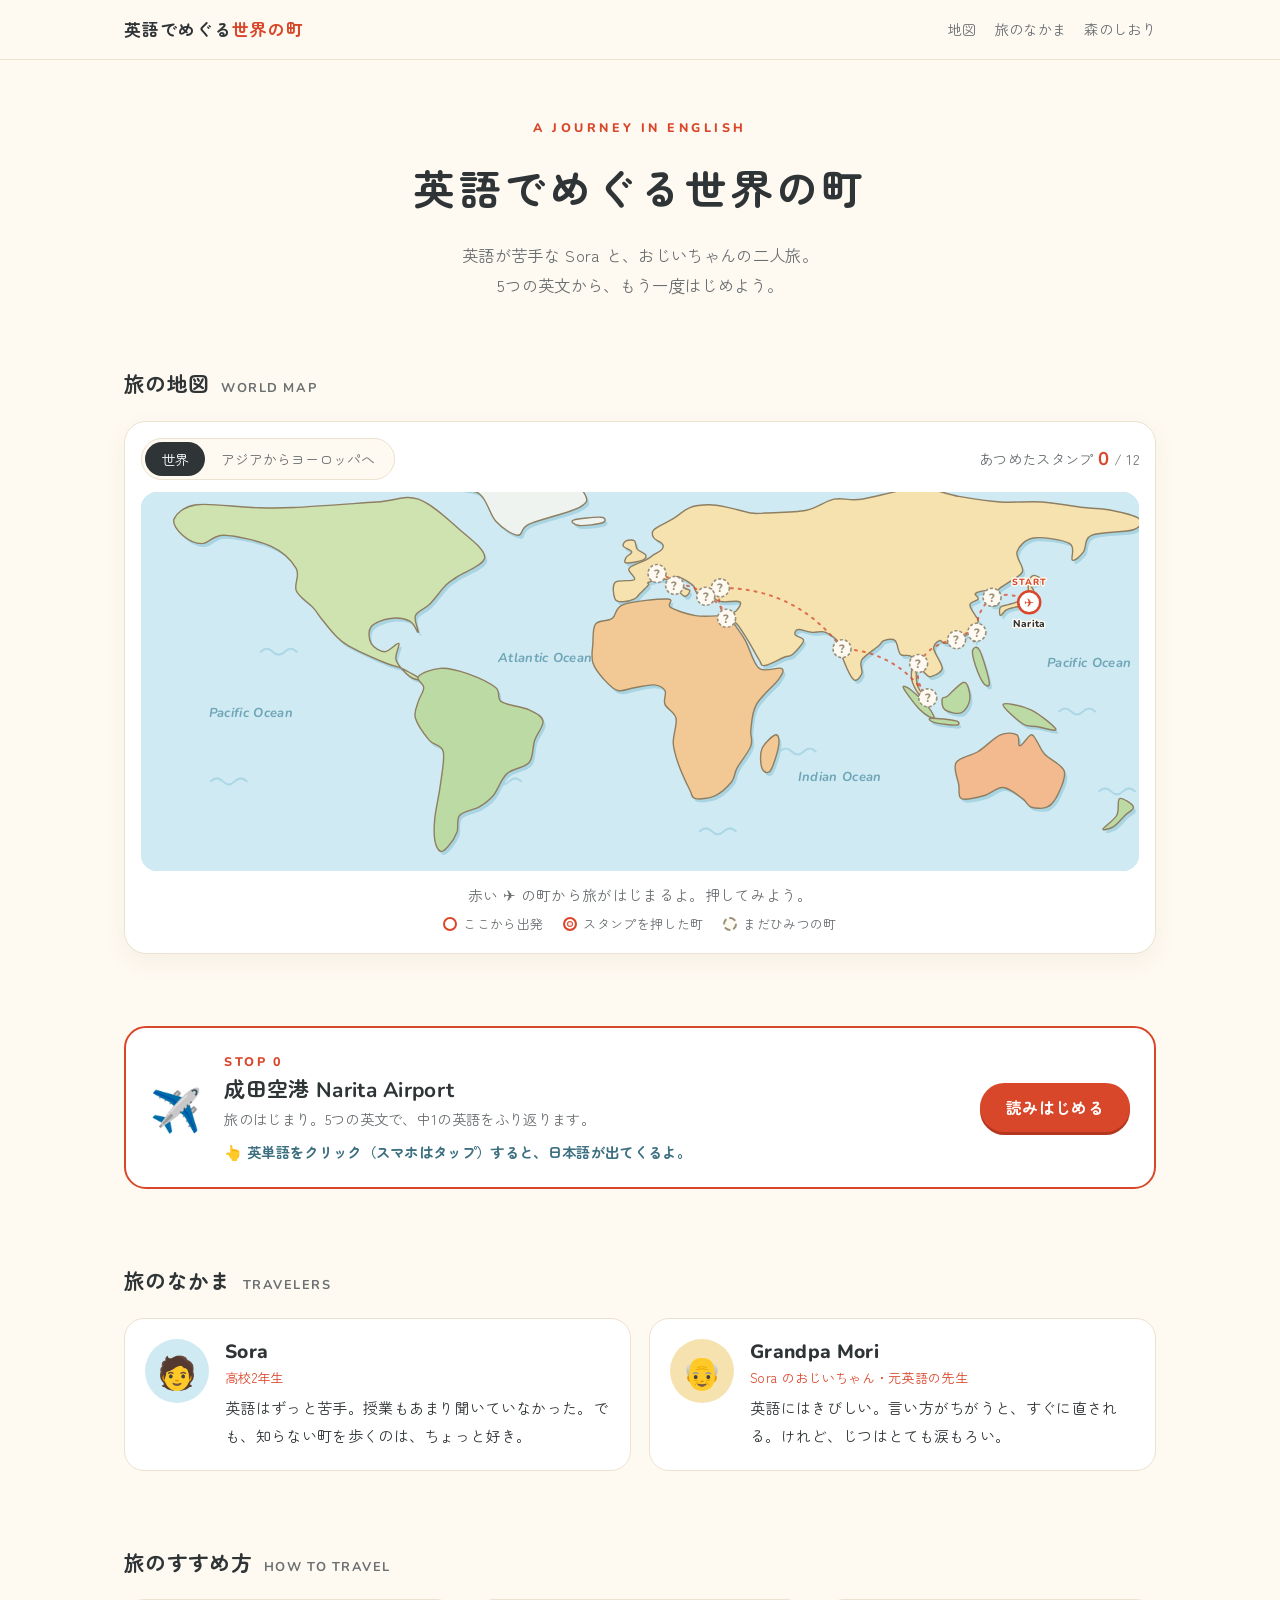
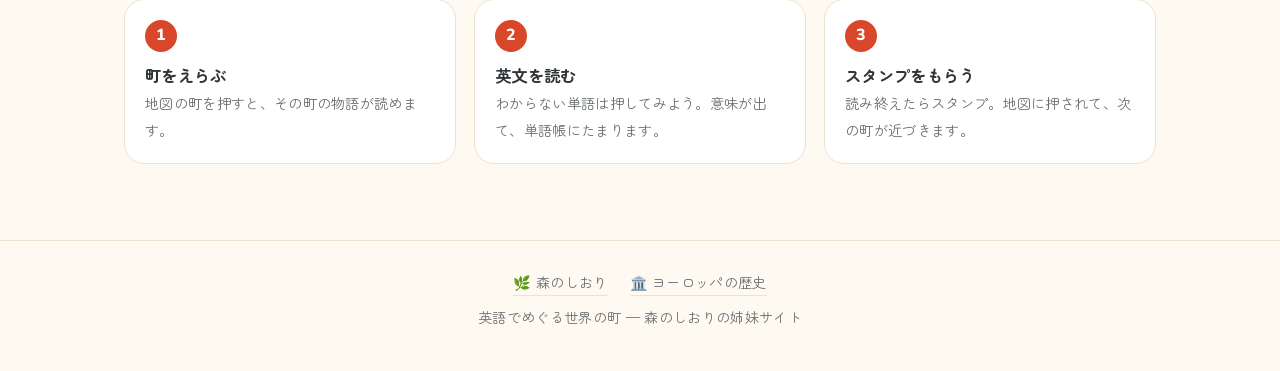
<file: index.html>
<!DOCTYPE html>
<html lang="ja">
<head>
  <meta charset="UTF-8">
  <meta name="viewport" content="width=device-width, initial-scale=1.0">
  <title>英語でめぐる世界の町</title>
  <meta name="description" content="英語が苦手な高校2年生 Sora と、元英語の先生 Grandpa Mori の世界の旅。やさしい英文を読みながら、中学2年生の英語から学び直すサイトです。">
  <link rel="stylesheet" href="towns.css">
</head>
<body>

  <header class="site-header">
    <div class="wrap header-inner">
      <a class="logo" href="index.html">英語でめぐる<span>世界の町</span></a>
      <nav class="header-nav">
        <a href="#map">地図</a>
        <a href="#cast">旅のなかま</a>
        <a href="https://ugj50697-art.github.io/Mori-no-shiori/">森のしおり</a>
      </nav>
    </div>
  </header>

  <main class="wrap">

    <section class="hero">
      <p class="eyebrow">A JOURNEY IN ENGLISH</p>
      <h1>英語でめぐる世界の町</h1>
      <p class="lead">英語が苦手な Sora と、おじいちゃんの二人旅。<br>5つの英文から、もう一度はじめよう。</p>
    </section>

    <section class="section" id="map">
      <h2 class="section-title">旅の地図 <small>WORLD MAP</small></h2>
      <div class="map-card">
        <div class="map-tools">
          <div class="view-switch" role="group" aria-label="地図の広さ">
            <button type="button" data-view="world" aria-pressed="true">世界</button>
            <button type="button" data-view="asia" aria-pressed="false">アジアからヨーロッパへ</button>
          </div>
          <p class="stamp-count">あつめたスタンプ <strong id="stamp-count">0</strong> / 12</p>
        </div>
        <div class="map-frame">
          <svg id="world-map" viewBox="0 40 1000 380" role="img" aria-label="旅の世界地図"></svg>
        </div>
        <p class="map-message" id="map-message">赤い ✈ の町から旅がはじまるよ。押してみよう。</p>
        <div class="legend">
          <span><i class="lg-start"></i>ここから出発</span>
          <span><i class="lg-stamp"></i>スタンプを押した町</span>
          <span><i class="lg-secret"></i>まだひみつの町</span>
        </div>
      </div>
    </section>

    <section class="section" id="start">
      <div class="start-card">
        <div class="big-icon" aria-hidden="true">✈️</div>
        <div>
          <p class="stop">STOP 0</p>
          <h3>成田空港 <span class="en-font">Narita Airport</span></h3>
          <p>旅のはじまり。5つの英文で、中1の英語をふり返ります。</p>
          <p class="click-hint">👆 英単語をクリック（スマホはタップ）すると、日本語が出てくるよ。</p>
        </div>
        <a class="btn" href="narita.html">読みはじめる</a>
      </div>
      <div class="start-card" data-after="narita" hidden>
        <div class="big-icon" aria-hidden="true">🏮</div>
        <div>
          <p class="stop">STOP 1</p>
          <h3>ソウル <span class="en-font">Seoul</span></h3>
          <p>夜の明洞（ミョンドン）へ。7つの英文で、過去進行形（〜していた）を学びます。</p>
        </div>
        <a class="btn" href="seoul.html">読みはじめる</a>
      </div>
      <div class="start-card" data-after="seoul" hidden>
        <div class="big-icon" aria-hidden="true">🌙</div>
        <div>
          <p class="stop">STOP 2</p>
          <h3>台北 <span class="en-font">Taipei</span></h3>
          <p>ランタンに願いをこめて。8つの英文で、未来の表現（will / be going to）を学びます。</p>
        </div>
        <a class="btn" href="taipei.html">読みはじめる</a>
      </div>
      <div class="start-card" data-after="taipei" hidden>
        <div class="big-icon" aria-hidden="true">🌃</div>
        <div>
          <p class="stop">STOP 3</p>
          <h3>香港 <span class="en-font">Hong Kong</span></h3>
          <p>はじめての、ひとりの英語。9つの英文で、接続詞（when / if / because）を学びます。</p>
        </div>
        <a class="btn" href="hongkong.html">読みはじめる</a>
      </div>
      <div class="start-card" data-after="hongkong" hidden>
        <div class="big-icon" aria-hidden="true">🌅</div>
        <div>
          <p class="stop">STOP 4</p>
          <h3>バンコク <span class="en-font">Bangkok</span></h3>
          <p>暁の寺のてっぺんで聞いた、おじいちゃんの夢。10の英文で、不定詞・動名詞を学びます。</p>
        </div>
        <a class="btn" href="bangkok.html">読みはじめる</a>
      </div>
      <div class="start-card" data-after="bangkok" hidden>
        <div class="big-icon" aria-hidden="true">🦁</div>
        <div>
          <p class="stop">STOP 5</p>
          <h3>シンガポール <span class="en-font">Singapore</span></h3>
          <p>おじいちゃんの席を、自分の英語でたのむ。11の英文で、There is / There are を学びます。</p>
        </div>
        <a class="btn" href="singapore.html">読みはじめる</a>
      </div>
      <div class="start-card" data-after="singapore" hidden>
        <div class="big-icon" aria-hidden="true">🚉</div>
        <div>
          <p class="stop">STOP 6</p>
          <h3>ムンバイ <span class="en-font">Mumbai</span></h3>
          <p>人でいっぱいの駅で、切符を買うのはだれ？ 12の英文で、助動詞（must / have to / can / should）を学びます。</p>
        </div>
        <a class="btn" href="mumbai.html">読みはじめる</a>
      </div>
      <div class="start-card" data-after="mumbai" hidden>
        <div class="big-icon" aria-hidden="true">🕌</div>
        <div>
          <p class="stop">STOP 7</p>
          <h3>イスタンブール <span class="en-font">Istanbul</span></h3>
          <p>アジアとヨーロッパのさかいの町で、あの教え子と再会。13の英文で、比較を学びます。</p>
        </div>
        <a class="btn" href="istanbul.html">読みはじめる</a>
      </div>
      <div class="start-card" data-after="istanbul" hidden>
        <div class="big-icon" aria-hidden="true">🐫</div>
        <div>
          <p class="stop">STOP 8</p>
          <h3>カイロ <span class="en-font">Cairo</span></h3>
          <p>ピラミッドの町で、おじいちゃんのひみつの願いがわかる。14の英文で、受け身を学びます。</p>
        </div>
        <a class="btn" href="cairo.html">読みはじめる</a>
      </div>
      <div class="start-card" data-after="cairo" hidden>
        <div class="big-icon" aria-hidden="true">🏛️</div>
        <div>
          <p class="stop">STOP 9</p>
          <h3>アテネ <span class="en-font">Athens</span></h3>
          <p>パルテノンの丘と、50年前の1枚の写真。15の英文で、不定詞・動名詞の発展を学びます。</p>
        </div>
        <a class="btn" href="athens.html">読みはじめる</a>
      </div>
      <div class="start-card" data-after="athens" hidden>
        <div class="big-icon" aria-hidden="true">⛲</div>
        <div>
          <p class="stop">STOP 10</p>
          <h3>ローマ <span class="en-font">Rome</span></h3>
          <p>トレヴィの泉で聞いた、50年前のおじいちゃんの旅。16の英文で、分詞を学びます。</p>
        </div>
        <a class="btn" href="rome.html">読みはじめる</a>
      </div>
      <div class="start-card" data-after="rome" hidden>
        <div class="big-icon" aria-hidden="true">🛩️</div>
        <div>
          <p class="stop">STOP 11 ・ FINAL</p>
          <h3>ジュネーブ <span class="en-font">Geneva</span></h3>
          <p>最後の町で、Sora からおじいちゃんへのお返し。17の英文で、関係代名詞を学びます。</p>
        </div>
        <a class="btn" href="geneva.html">読みはじめる</a>
      </div>
    </section>

    <section class="section" id="cast">
      <h2 class="section-title">旅のなかま <small>TRAVELERS</small></h2>
      <div class="cast">
        <div class="person">
          <div class="face" aria-hidden="true">🧑</div>
          <div>
            <h3>Sora</h3>
            <p class="role">高校2年生</p>
            <p>英語はずっと苦手。授業もあまり聞いていなかった。でも、知らない町を歩くのは、ちょっと好き。</p>
          </div>
        </div>
        <div class="person grandpa">
          <div class="face" aria-hidden="true">👴</div>
          <div>
            <h3>Grandpa Mori</h3>
            <p class="role">Sora のおじいちゃん・元英語の先生</p>
            <p>英語にはきびしい。言い方がちがうと、すぐに直される。けれど、じつはとても涙もろい。</p>
          </div>
        </div>
      </div>
    </section>

    <section class="section">
      <h2 class="section-title">旅のすすめ方 <small>HOW TO TRAVEL</small></h2>
      <ol class="steps">
        <li>
          <h3>町をえらぶ</h3>
          <p>地図の町を押すと、その町の物語が読めます。</p>
        </li>
        <li>
          <h3>英文を読む</h3>
          <p>わからない単語は押してみよう。意味が出て、単語帳にたまります。</p>
        </li>
        <li>
          <h3>スタンプをもらう</h3>
          <p>読み終えたらスタンプ。地図に押されて、次の町が近づきます。</p>
        </li>
      </ol>
    </section>

  </main>

  <footer class="site-footer">
    <div class="wrap">
      <p class="sisters">
        <a href="https://ugj50697-art.github.io/Mori-no-shiori/">🌿 森のしおり</a>
        <a href="https://ugj50697-art.github.io/europe-history/">🏛️ ヨーロッパの歴史</a>
      </p>
      <p>英語でめぐる世界の町 — 森のしおりの姉妹サイト</p>
    </div>
  </footer>

  <script src="map.js"></script>
</body>
</html>
</file>
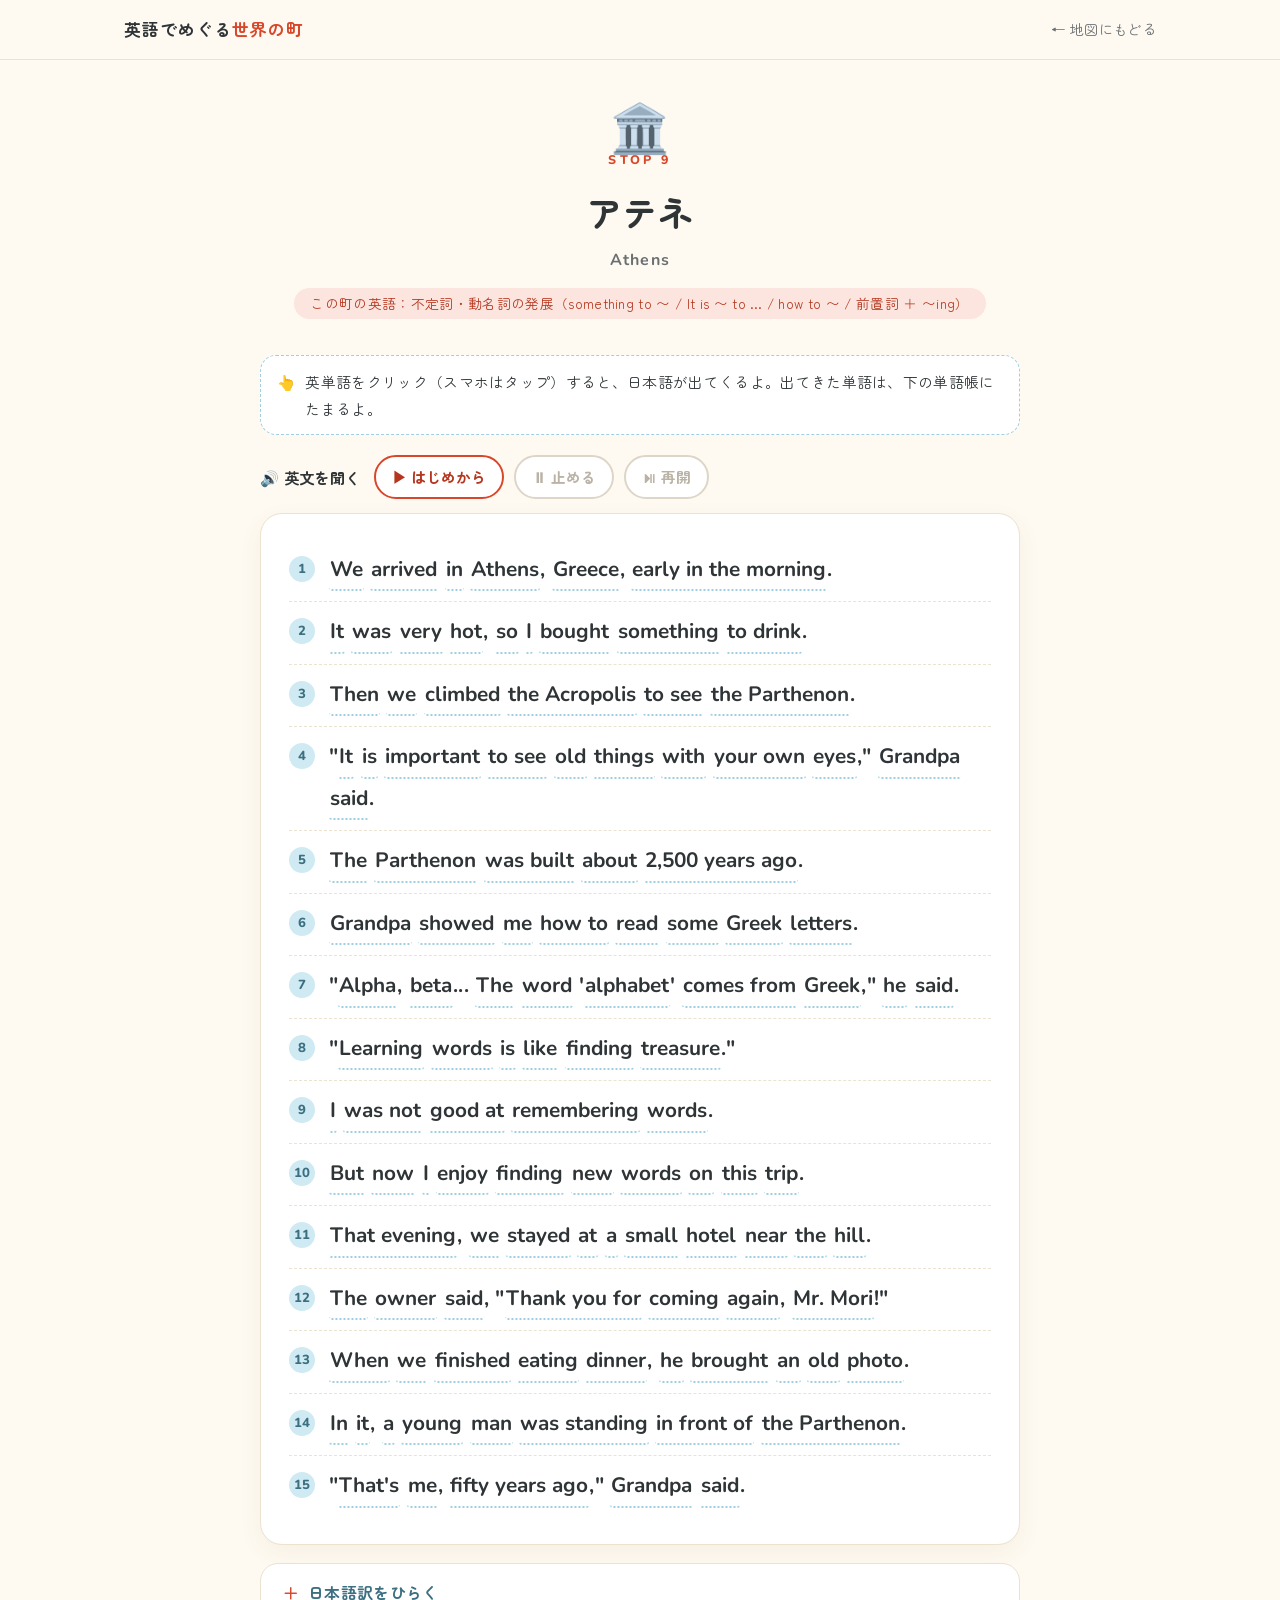
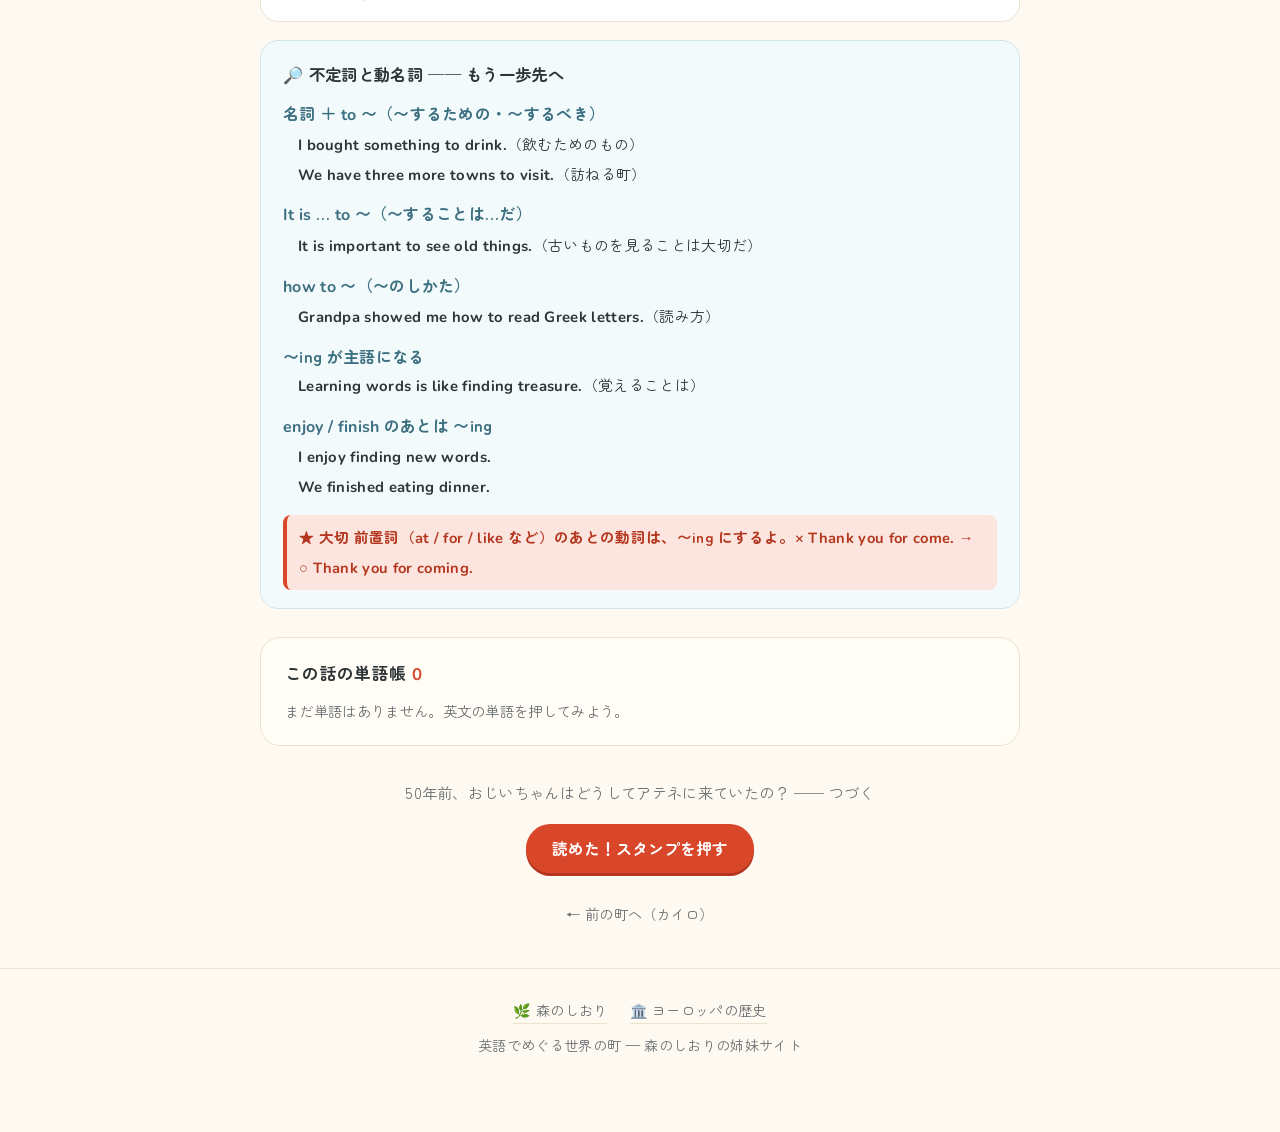
<file: athens.html>
<!DOCTYPE html>
<html lang="ja">
<head>
  <meta charset="UTF-8">
  <meta name="viewport" content="width=device-width, initial-scale=1.0">
  <title>アテネ | 英語でめぐる世界の町</title>
  <link rel="stylesheet" href="towns.css">
</head>
<body data-town="athens" data-town-en="ATHENS" data-icon="Ω">

  <header class="site-header">
    <div class="wrap header-inner">
      <a class="logo" href="index.html">英語でめぐる<span>世界の町</span></a>
      <nav class="header-nav">
        <a href="index.html#map">← 地図にもどる</a>
      </nav>
    </div>
  </header>

  <main class="wrap">
    <div class="narrow">

      <section class="story-hero">
        <div class="big-icon" aria-hidden="true">🏛️</div>
        <p class="eyebrow">STOP 9</p>
        <h1>アテネ</h1>
        <p class="en-name">Athens</p>
        <p class="grammar-tag">この町の英語：不定詞・動名詞の発展（something to 〜 / It is 〜 to … / how to 〜 / 前置詞 ＋ 〜ing）</p>
      </section>

      <p class="hint"><span aria-hidden="true">👆</span><span>英単語をクリック（スマホはタップ）すると、日本語が出てくるよ。出てきた単語は、下の単語帳にたまるよ。</span></p>

      <ol class="story en-font">
        <li><p class="en"><button class="w" data-ja="私たちは">We</button> <button class="w" data-ja="着いた（arrive の過去形）">arrived</button> <button class="w" data-ja="〜に">in</button> <button class="w" data-ja="アテネ（ギリシャの首都）">Athens</button>, <button class="w" data-ja="ギリシャ">Greece</button>, <button class="w" data-ja="朝早く">early in the morning</button>.</p></li>
        <li><p class="en"><button class="w" data-ja="それは（天気・気温を言うときの it）">It</button> <button class="w" data-ja="〜だった（be動詞の過去形）">was</button> <button class="w" data-ja="とても">very</button> <button class="w" data-ja="暑い">hot</button>, <button class="w" data-ja="だから">so</button> <button class="w" data-ja="ぼくは・私は">I</button> <button class="w" data-ja="買った（buy の過去形）">bought</button> <button class="w" data-ja="何か">something</button> <button class="w" data-ja="飲むための（to ＋ 動詞の原形が、前のことばを説明する）">to drink</button>.</p></li>
        <li><p class="en"><button class="w" data-ja="それから">Then</button> <button class="w" data-ja="私たちは">we</button> <button class="w" data-ja="登った（climb の過去形）">climbed</button> <button class="w" data-ja="アクロポリス（アテネの町の真ん中にある丘）">the Acropolis</button> <button class="w" data-ja="見るために（to ＋ 動詞の原形：〜するために）">to see</button> <button class="w" data-ja="パルテノン神殿">the Parthenon</button>.</p></li>
        <li><p class="en">"<button class="w" data-ja="〜することは…だ（It is … to 〜 の It）">It</button> <button class="w" data-ja="〜です（be動詞）">is</button> <button class="w" data-ja="大切な">important</button> <button class="w" data-ja="見ること（It is … to 〜 の to 〜）">to see</button> <button class="w" data-ja="古い">old</button> <button class="w" data-ja="もの（thing の複数形）">things</button> <button class="w" data-ja="〜で">with</button> <button class="w" data-ja="自分自身の">your own</button> <button class="w" data-ja="目（eye の複数形）">eyes</button>," <button class="w" data-ja="おじいちゃん">Grandpa</button> <button class="w" data-ja="言った（say の過去形）">said</button>.</p></li>
        <li><p class="en"><button class="w" data-ja="その">The</button> <button class="w" data-ja="パルテノン神殿">Parthenon</button> <button class="w" data-ja="建てられた（受け身：was ＋ 過去分詞）">was built</button> <button class="w" data-ja="約・およそ">about</button> <button class="w" data-ja="2,500年前に">2,500 years ago</button>.</p></li>
        <li><p class="en"><button class="w" data-ja="おじいちゃん">Grandpa</button> <button class="w" data-ja="教えた・見せた（show の過去形）">showed</button> <button class="w" data-ja="私に">me</button> <button class="w" data-ja="〜のしかた（how ＋ to ＋ 動詞の原形）">how to</button> <button class="w" data-ja="読む">read</button> <button class="w" data-ja="いくつかの">some</button> <button class="w" data-ja="ギリシャの">Greek</button> <button class="w" data-ja="文字（letter の複数形）">letters</button>.</p></li>
        <li><p class="en">"<button class="w" data-ja="アルファ（ギリシャ文字の1番目 α）">Alpha</button>, <button class="w" data-ja="ベータ（ギリシャ文字の2番目 β）">beta</button>... <button class="w" data-ja="その">The</button> <button class="w" data-ja="単語">word</button> '<button class="w" data-ja="アルファベット">alphabet</button>' <button class="w" data-ja="〜から来ている">comes from</button> <button class="w" data-ja="ギリシャ語">Greek</button>," <button class="w" data-ja="彼は">he</button> <button class="w" data-ja="言った（say の過去形）">said</button>.</p></li>
        <li><p class="en">"<button class="w" data-ja="覚えること・学ぶこと（動詞＋ing が文の主語）">Learning</button> <button class="w" data-ja="単語（word の複数形）">words</button> <button class="w" data-ja="〜です（be動詞）">is</button> <button class="w" data-ja="〜のような（前置詞）">like</button> <button class="w" data-ja="見つけること（前置詞のあとは 〜ing）">finding</button> <button class="w" data-ja="宝物">treasure</button>."</p></li>
        <li><p class="en"><button class="w" data-ja="ぼくは・私は">I</button> <button class="w" data-ja="〜ではなかった（was not）">was not</button> <button class="w" data-ja="〜が得意な（be good at 〜）">good at</button> <button class="w" data-ja="覚えること（前置詞のあとは 〜ing）">remembering</button> <button class="w" data-ja="単語（word の複数形）">words</button>.</p></li>
        <li><p class="en"><button class="w" data-ja="でも">But</button> <button class="w" data-ja="今は">now</button> <button class="w" data-ja="ぼくは・私は">I</button> <button class="w" data-ja="楽しむ（enjoy のあとは 〜ing）">enjoy</button> <button class="w" data-ja="見つけること（動詞＋ing）">finding</button> <button class="w" data-ja="新しい">new</button> <button class="w" data-ja="単語（word の複数形）">words</button> <button class="w" data-ja="〜で・〜のあいだに">on</button> <button class="w" data-ja="この">this</button> <button class="w" data-ja="旅">trip</button>.</p></li>
        <li><p class="en"><button class="w" data-ja="その日の夕方">That evening</button>, <button class="w" data-ja="私たちは">we</button> <button class="w" data-ja="泊まった（stay の過去形）">stayed</button> <button class="w" data-ja="〜に">at</button> <button class="w" data-ja="ひとつの">a</button> <button class="w" data-ja="小さな">small</button> <button class="w" data-ja="ホテル">hotel</button> <button class="w" data-ja="〜の近くの">near</button> <button class="w" data-ja="その">the</button> <button class="w" data-ja="丘">hill</button>.</p></li>
        <li><p class="en"><button class="w" data-ja="その">The</button> <button class="w" data-ja="持ち主・オーナー">owner</button> <button class="w" data-ja="言った（say の過去形）">said</button>, "<button class="w" data-ja="〜してくれてありがとう（Thank you for 〜ing）">Thank you for</button> <button class="w" data-ja="来ること（前置詞 for のあとは 〜ing）">coming</button> <button class="w" data-ja="また・もう一度">again</button>, <button class="w" data-ja="森さん">Mr. Mori</button>!"</p></li>
        <li><p class="en"><button class="w" data-ja="〜したとき（接続詞）">When</button> <button class="w" data-ja="私たちが">we</button> <button class="w" data-ja="終えた（finish のあとは 〜ing）">finished</button> <button class="w" data-ja="食べること（動詞＋ing）">eating</button> <button class="w" data-ja="夕食">dinner</button>, <button class="w" data-ja="彼は">he</button> <button class="w" data-ja="持ってきた（bring の過去形）">brought</button> <button class="w" data-ja="1枚の">an</button> <button class="w" data-ja="古い">old</button> <button class="w" data-ja="写真">photo</button>.</p></li>
        <li><p class="en"><button class="w" data-ja="〜の中で">In</button> <button class="w" data-ja="それ">it</button>, <button class="w" data-ja="ひとりの">a</button> <button class="w" data-ja="若い">young</button> <button class="w" data-ja="男の人">man</button> <button class="w" data-ja="立っていた（過去進行形：was ＋ -ing）">was standing</button> <button class="w" data-ja="〜の前に">in front of</button> <button class="w" data-ja="パルテノン神殿">the Parthenon</button>.</p></li>
        <li><p class="en">"<button class="w" data-ja="それは〜だ（That is の短い形）">That's</button> <button class="w" data-ja="私">me</button>, <button class="w" data-ja="50年前">fifty years ago</button>," <button class="w" data-ja="おじいちゃん">Grandpa</button> <button class="w" data-ja="言った（say の過去形）">said</button>.</p></li>
      </ol>

      <details class="translation">
        <summary>日本語訳をひらく</summary>
        <ol>
          <li>朝早く、ギリシャのアテネに着いた。</li>
          <li>とても暑かったので、何か飲むものを買った。</li>
          <li>それから、パルテノン神殿を見るために、アクロポリスの丘に登った。</li>
          <li>「古いものを自分の目で見ることは、大切なんだ」とおじいちゃんは言った。</li>
          <li>パルテノン神殿は、およそ2,500年前に建てられた。</li>
          <li>おじいちゃんが、ギリシャ文字の読み方をいくつか教えてくれた。</li>
          <li>「アルファ、ベータ……。『alphabet』ということばは、ギリシャ語から来ているんだ」とおじいちゃんは言った。</li>
          <li>「単語を覚えるのは、宝物を見つけるようなものだよ。」</li>
          <li>前は、単語を覚えるのが苦手だった。</li>
          <li>でも今は、この旅で新しい単語を見つけるのが楽しい。</li>
          <li>その日の夕方、丘の近くの小さなホテルに泊まった。</li>
          <li>ホテルの主人が言った。「また来てくれてありがとう、森さん！」</li>
          <li>夕食を食べ終わると、主人が1枚の古い写真を持ってきた。</li>
          <li>写真の中では、若い男の人がパルテノン神殿の前に立っていた。</li>
          <li>「それは、50年前のわたしだよ」とおじいちゃんは言った。</li>
        </ol>
      </details>

      <section class="grammar-box">
        <h2>🔎 不定詞と動名詞 ── もう一歩先へ</h2>
        <dl>
          <dt>名詞 ＋ <span class="en-font">to</span> 〜（〜するための・〜するべき）</dt>
          <dd><span class="ex en-font">I bought something to drink.</span>（飲むためのもの）<br><span class="ex en-font">We have three more towns to visit.</span>（訪ねる町）</dd>
          <dt><span class="en-font">It is</span> … <span class="en-font">to</span> 〜（〜することは…だ）</dt>
          <dd><span class="ex en-font">It is important to see old things.</span>（古いものを見ることは大切だ）</dd>
          <dt><span class="en-font">how to</span> 〜（〜のしかた）</dt>
          <dd><span class="ex en-font">Grandpa showed me how to read Greek letters.</span>（読み方）</dd>
          <dt>〜ing が主語になる</dt>
          <dd><span class="ex en-font">Learning words is like finding treasure.</span>（覚えることは）</dd>
          <dt><span class="en-font">enjoy / finish</span> のあとは 〜ing</dt>
          <dd><span class="ex en-font">I enjoy finding new words.</span><br><span class="ex en-font">We finished eating dinner.</span></dd>
        </dl>
        <p class="note">前置詞（<span class="en-font">at / for / like</span> など）のあとの動詞は、〜ing にするよ。<span class="en-font">× Thank you for come. → ○ Thank you for coming.</span></p>
      </section>

      <section class="wordbook" aria-live="polite">
        <h2>この話の単語帳<span id="word-count">0</span></h2>
        <p class="empty" id="word-empty">まだ単語はありません。英文の単語を押してみよう。</p>
        <ul id="wordbook"></ul>
      </section>

      <section class="finish">
        <p class="tsuzuku">50年前、おじいちゃんはどうしてアテネに来ていたの？ ── つづく</p>
        <button class="btn" id="stamp-btn" type="button">読めた！スタンプを押す</button>
        <div class="stamp" id="stamp" aria-hidden="true">
          <span class="s-top">ATHENS</span>
          <span class="s-icon">Ω</span>
          <span class="s-date" id="stamp-date"></span>
        </div>
        <div class="next-box" id="next-box">
          <p class="secret">次の町が見えてきた！</p>
          <a class="btn" href="rome.html">次の町へ ✈</a>
          <a class="btn btn-ghost" href="index.html#map">地図でスタンプを見る</a>
        </div>
        <p class="prev-town"><a href="cairo.html">← 前の町へ（カイロ）</a></p>
      </section>

    </div>
  </main>

  <footer class="site-footer">
    <div class="wrap">
      <p class="sisters">
        <a href="https://ugj50697-art.github.io/Mori-no-shiori/">🌿 森のしおり</a>
        <a href="https://ugj50697-art.github.io/europe-history/">🏛️ ヨーロッパの歴史</a>
      </p>
      <p>英語でめぐる世界の町 — 森のしおりの姉妹サイト</p>
    </div>
  </footer>

  <div class="bubble" id="bubble" role="status"></div>
  <script src="story.js"></script>
</body>
</html>
</file>
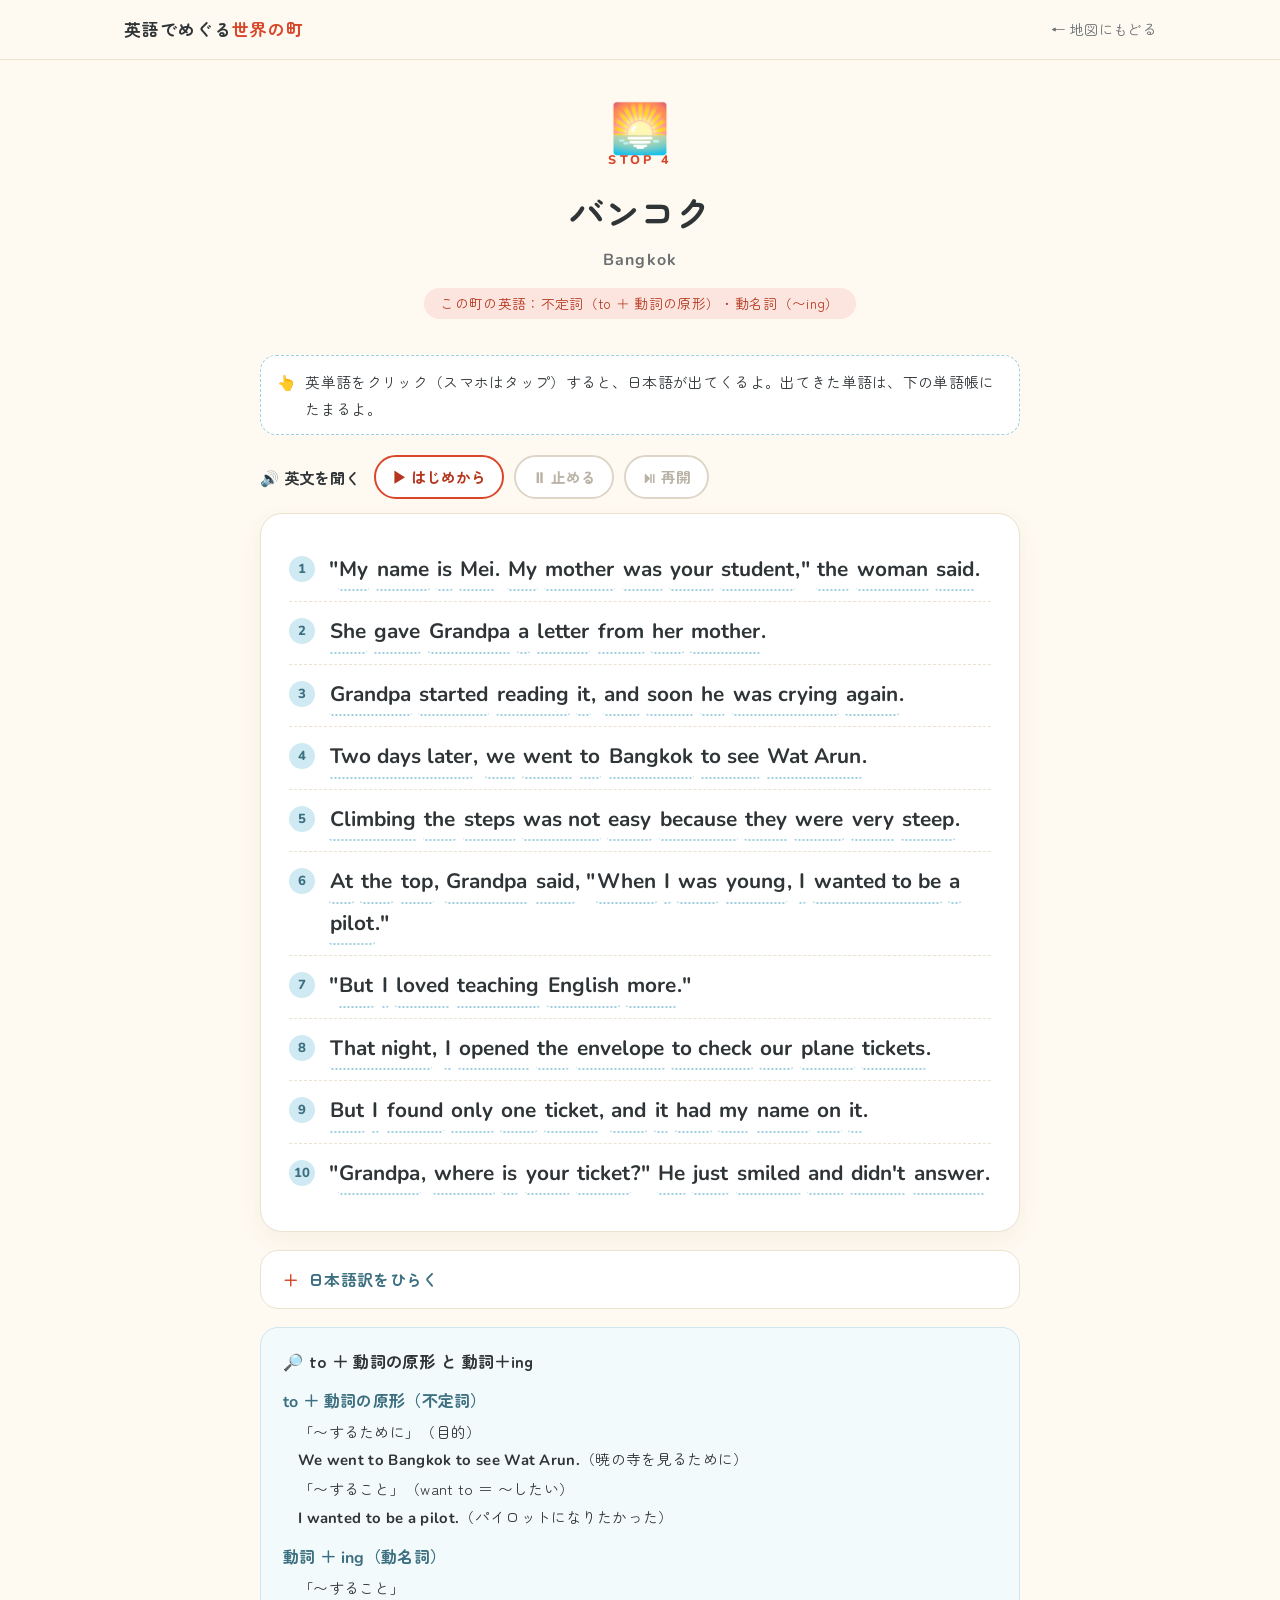
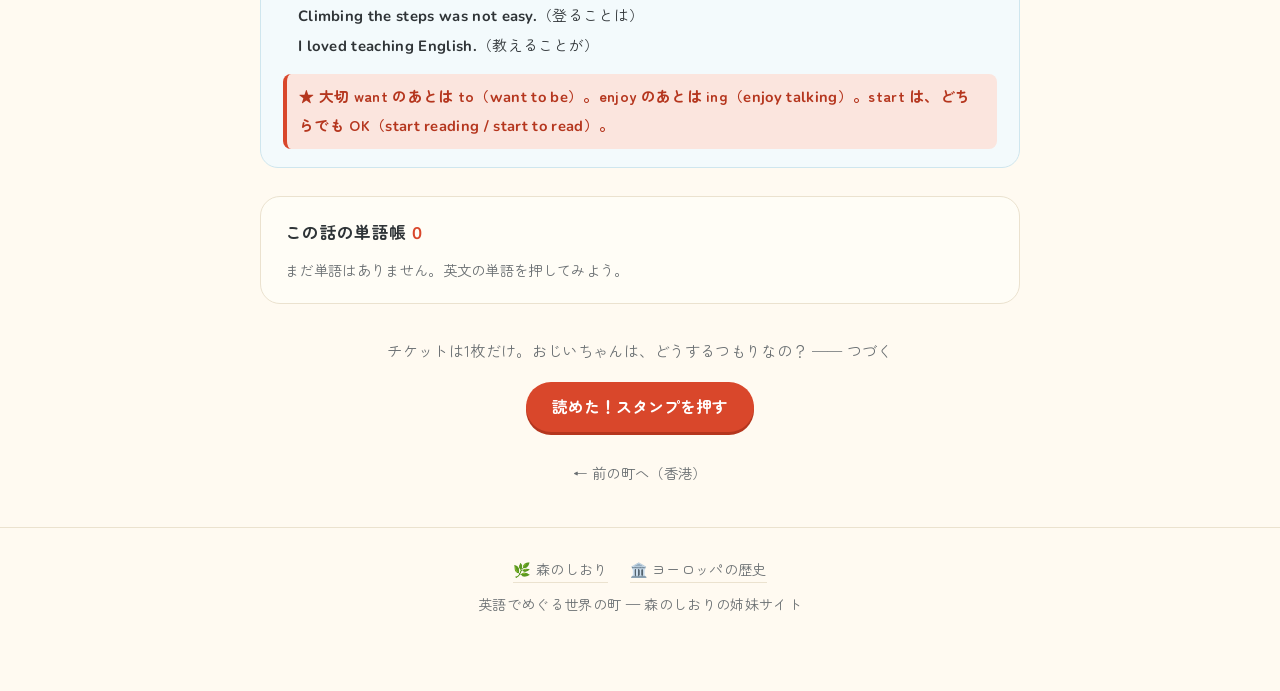
<file: bangkok.html>
<!DOCTYPE html>
<html lang="ja">
<head>
  <meta charset="UTF-8">
  <meta name="viewport" content="width=device-width, initial-scale=1.0">
  <title>バンコク | 英語でめぐる世界の町</title>
  <link rel="stylesheet" href="towns.css">
</head>
<body data-town="bangkok" data-town-en="BANGKOK" data-icon="☸">

  <header class="site-header">
    <div class="wrap header-inner">
      <a class="logo" href="index.html">英語でめぐる<span>世界の町</span></a>
      <nav class="header-nav">
        <a href="index.html#map">← 地図にもどる</a>
      </nav>
    </div>
  </header>

  <main class="wrap">
    <div class="narrow">

      <section class="story-hero">
        <div class="big-icon" aria-hidden="true">🌅</div>
        <p class="eyebrow">STOP 4</p>
        <h1>バンコク</h1>
        <p class="en-name">Bangkok</p>
        <p class="grammar-tag">この町の英語：不定詞（to ＋ 動詞の原形）・動名詞（〜ing）</p>
      </section>

      <p class="hint"><span aria-hidden="true">👆</span><span>英単語をクリック（スマホはタップ）すると、日本語が出てくるよ。出てきた単語は、下の単語帳にたまるよ。</span></p>

      <ol class="story en-font">
        <li><p class="en">"<button class="w" data-ja="私の">My</button> <button class="w" data-ja="名前">name</button> <button class="w" data-ja="〜です（be動詞）">is</button> <button class="w" data-ja="メイ（女の人の名前）">Mei</button>. <button class="w" data-ja="私の">My</button> <button class="w" data-ja="母">mother</button> <button class="w" data-ja="〜だった（be動詞の過去形）">was</button> <button class="w" data-ja="あなたの">your</button> <button class="w" data-ja="生徒・教え子">student</button>," <button class="w" data-ja="その">the</button> <button class="w" data-ja="女の人">woman</button> <button class="w" data-ja="言った（say の過去形）">said</button>.</p></li>
        <li><p class="en"><button class="w" data-ja="彼女は">She</button> <button class="w" data-ja="〜に…をわたした（give の過去形）">gave</button> <button class="w" data-ja="おじいちゃん">Grandpa</button> <button class="w" data-ja="1通の">a</button> <button class="w" data-ja="手紙">letter</button> <button class="w" data-ja="〜からの">from</button> <button class="w" data-ja="彼女の">her</button> <button class="w" data-ja="母">mother</button>.</p></li>
        <li><p class="en"><button class="w" data-ja="おじいちゃん">Grandpa</button> <button class="w" data-ja="始めた（start の過去形）">started</button> <button class="w" data-ja="読むこと（動詞＋ing：〜すること）">reading</button> <button class="w" data-ja="それを">it</button>, <button class="w" data-ja="そして">and</button> <button class="w" data-ja="まもなく">soon</button> <button class="w" data-ja="彼は">he</button> <button class="w" data-ja="泣いていた（過去進行形：was ＋ -ing）">was crying</button> <button class="w" data-ja="また">again</button>.</p></li>
        <li><p class="en"><button class="w" data-ja="2日後">Two days later</button>, <button class="w" data-ja="私たちは">we</button> <button class="w" data-ja="行った（go の過去形）">went</button> <button class="w" data-ja="〜へ">to</button> <button class="w" data-ja="バンコク（タイの首都）">Bangkok</button> <button class="w" data-ja="見るために（to ＋ 動詞の原形：〜するために）">to see</button> <button class="w" data-ja="ワット・アルン（暁の寺。バンコクの有名なお寺）">Wat Arun</button>.</p></li>
        <li><p class="en"><button class="w" data-ja="登ること（動詞＋ing：〜すること）">Climbing</button> <button class="w" data-ja="その">the</button> <button class="w" data-ja="階段（の段）">steps</button> <button class="w" data-ja="〜ではなかった（was not）">was not</button> <button class="w" data-ja="かんたんな">easy</button> <button class="w" data-ja="〜なので（理由を言う接続詞）">because</button> <button class="w" data-ja="それらは">they</button> <button class="w" data-ja="〜だった（be動詞の過去形）">were</button> <button class="w" data-ja="とても">very</button> <button class="w" data-ja="急な">steep</button>.</p></li>
        <li><p class="en"><button class="w" data-ja="〜で">At</button> <button class="w" data-ja="その">the</button> <button class="w" data-ja="てっぺん">top</button>, <button class="w" data-ja="おじいちゃん">Grandpa</button> <button class="w" data-ja="言った（say の過去形）">said</button>, "<button class="w" data-ja="〜したとき（接続詞）">When</button> <button class="w" data-ja="私は">I</button> <button class="w" data-ja="〜だった（be動詞の過去形）">was</button> <button class="w" data-ja="若い">young</button>, <button class="w" data-ja="私は">I</button> <button class="w" data-ja="〜になりたかった（want to ＋ 動詞の原形：〜したい）">wanted to be</button> <button class="w" data-ja="ひとりの">a</button> <button class="w" data-ja="パイロット">pilot</button>."</p></li>
        <li><p class="en">"<button class="w" data-ja="でも">But</button> <button class="w" data-ja="私は">I</button> <button class="w" data-ja="大好きだった（love の過去形）">loved</button> <button class="w" data-ja="教えること（動詞＋ing：〜すること）">teaching</button> <button class="w" data-ja="英語">English</button> <button class="w" data-ja="もっと">more</button>."</p></li>
        <li><p class="en"><button class="w" data-ja="その夜">That night</button>, <button class="w" data-ja="ぼくは・私は">I</button> <button class="w" data-ja="開けた（open の過去形）">opened</button> <button class="w" data-ja="その">the</button> <button class="w" data-ja="封筒">envelope</button> <button class="w" data-ja="確かめるために（to ＋ 動詞の原形：〜するために）">to check</button> <button class="w" data-ja="私たちの">our</button> <button class="w" data-ja="飛行機の">plane</button> <button class="w" data-ja="チケット（ticket の複数形）">tickets</button>.</p></li>
        <li><p class="en"><button class="w" data-ja="でも">But</button> <button class="w" data-ja="ぼくは・私は">I</button> <button class="w" data-ja="見つけた（find の過去形）">found</button> <button class="w" data-ja="〜だけ">only</button> <button class="w" data-ja="1枚の">one</button> <button class="w" data-ja="チケット">ticket</button>, <button class="w" data-ja="そして">and</button> <button class="w" data-ja="それには">it</button> <button class="w" data-ja="〜があった（have の過去形）">had</button> <button class="w" data-ja="ぼくの・私の">my</button> <button class="w" data-ja="名前">name</button> <button class="w" data-ja="〜の上に">on</button> <button class="w" data-ja="それ">it</button>.</p></li>
        <li><p class="en">"<button class="w" data-ja="おじいちゃん">Grandpa</button>, <button class="w" data-ja="どこに">where</button> <button class="w" data-ja="〜ですか（be動詞）">is</button> <button class="w" data-ja="あなたの">your</button> <button class="w" data-ja="チケット">ticket</button>?" <button class="w" data-ja="彼は">He</button> <button class="w" data-ja="ただ">just</button> <button class="w" data-ja="ほほえんだ（smile の過去形）">smiled</button> <button class="w" data-ja="そして">and</button> <button class="w" data-ja="〜しなかった（did not の短い形）">didn't</button> <button class="w" data-ja="答える">answer</button>.</p></li>
      </ol>

      <details class="translation">
        <summary>日本語訳をひらく</summary>
        <ol>
          <li>「メイといいます。母は、先生の教え子でした」と、その女の人は言った。</li>
          <li>メイさんは、お母さんからの手紙をおじいちゃんにわたした。</li>
          <li>おじいちゃんは手紙を読みはじめて、まもなくまた泣いていた。</li>
          <li>2日後、暁の寺（ワット・アルン）を見るために、バンコクへ行った。</li>
          <li>階段がとても急だったので、登るのはかんたんではなかった。</li>
          <li>てっぺんで、おじいちゃんが言った。「若いころ、わたしはパイロットになりたかったんだ。」</li>
          <li>「でも、英語を教えることのほうが、もっと好きだった。」</li>
          <li>その夜、飛行機のチケットを確かめるために封筒を開けた。</li>
          <li>でも、チケットは1枚しかなく、そこにはこちらの名前が書いてあった。</li>
          <li>「おじいちゃん、おじいちゃんのチケットは？」おじいちゃんはただほほえんで、答えなかった。</li>
        </ol>
      </details>

      <section class="grammar-box">
        <h2>🔎 to ＋ 動詞の原形 と 動詞＋ing</h2>
        <dl>
          <dt><span class="en-font">to</span> ＋ 動詞の原形（不定詞）</dt>
          <dd>「〜するために」（目的）<br><span class="ex en-font">We went to Bangkok to see Wat Arun.</span>（暁の寺を見るために）<br>「〜すること」（want to ＝ 〜したい）<br><span class="ex en-font">I wanted to be a pilot.</span>（パイロットになりたかった）</dd>
          <dt>動詞 ＋ <span class="en-font">ing</span>（動名詞）</dt>
          <dd>「〜すること」<br><span class="ex en-font">Climbing the steps was not easy.</span>（登ることは）<br><span class="ex en-font">I loved teaching English.</span>（教えることが）</dd>
        </dl>
        <p class="note">want のあとは to（<span class="en-font">want to be</span>）。enjoy のあとは ing（<span class="en-font">enjoy talking</span>）。start は、どちらでも OK（<span class="en-font">start reading / start to read</span>）。</p>
      </section>

      <section class="wordbook" aria-live="polite">
        <h2>この話の単語帳<span id="word-count">0</span></h2>
        <p class="empty" id="word-empty">まだ単語はありません。英文の単語を押してみよう。</p>
        <ul id="wordbook"></ul>
      </section>

      <section class="finish">
        <p class="tsuzuku">チケットは1枚だけ。おじいちゃんは、どうするつもりなの？ ── つづく</p>
        <button class="btn" id="stamp-btn" type="button">読めた！スタンプを押す</button>
        <div class="stamp" id="stamp" aria-hidden="true">
          <span class="s-top">BANGKOK</span>
          <span class="s-icon">☸</span>
          <span class="s-date" id="stamp-date"></span>
        </div>
        <div class="next-box" id="next-box">
          <p class="secret">次の町が見えてきた！</p>
          <a class="btn" href="singapore.html">次の町へ ✈</a>
          <a class="btn btn-ghost" href="index.html#map">地図でスタンプを見る</a>
        </div>
        <p class="prev-town"><a href="hongkong.html">← 前の町へ（香港）</a></p>
      </section>

    </div>
  </main>

  <footer class="site-footer">
    <div class="wrap">
      <p class="sisters">
        <a href="https://ugj50697-art.github.io/Mori-no-shiori/">🌿 森のしおり</a>
        <a href="https://ugj50697-art.github.io/europe-history/">🏛️ ヨーロッパの歴史</a>
      </p>
      <p>英語でめぐる世界の町 — 森のしおりの姉妹サイト</p>
    </div>
  </footer>

  <div class="bubble" id="bubble" role="status"></div>
  <script src="story.js"></script>
</body>
</html>
</file>
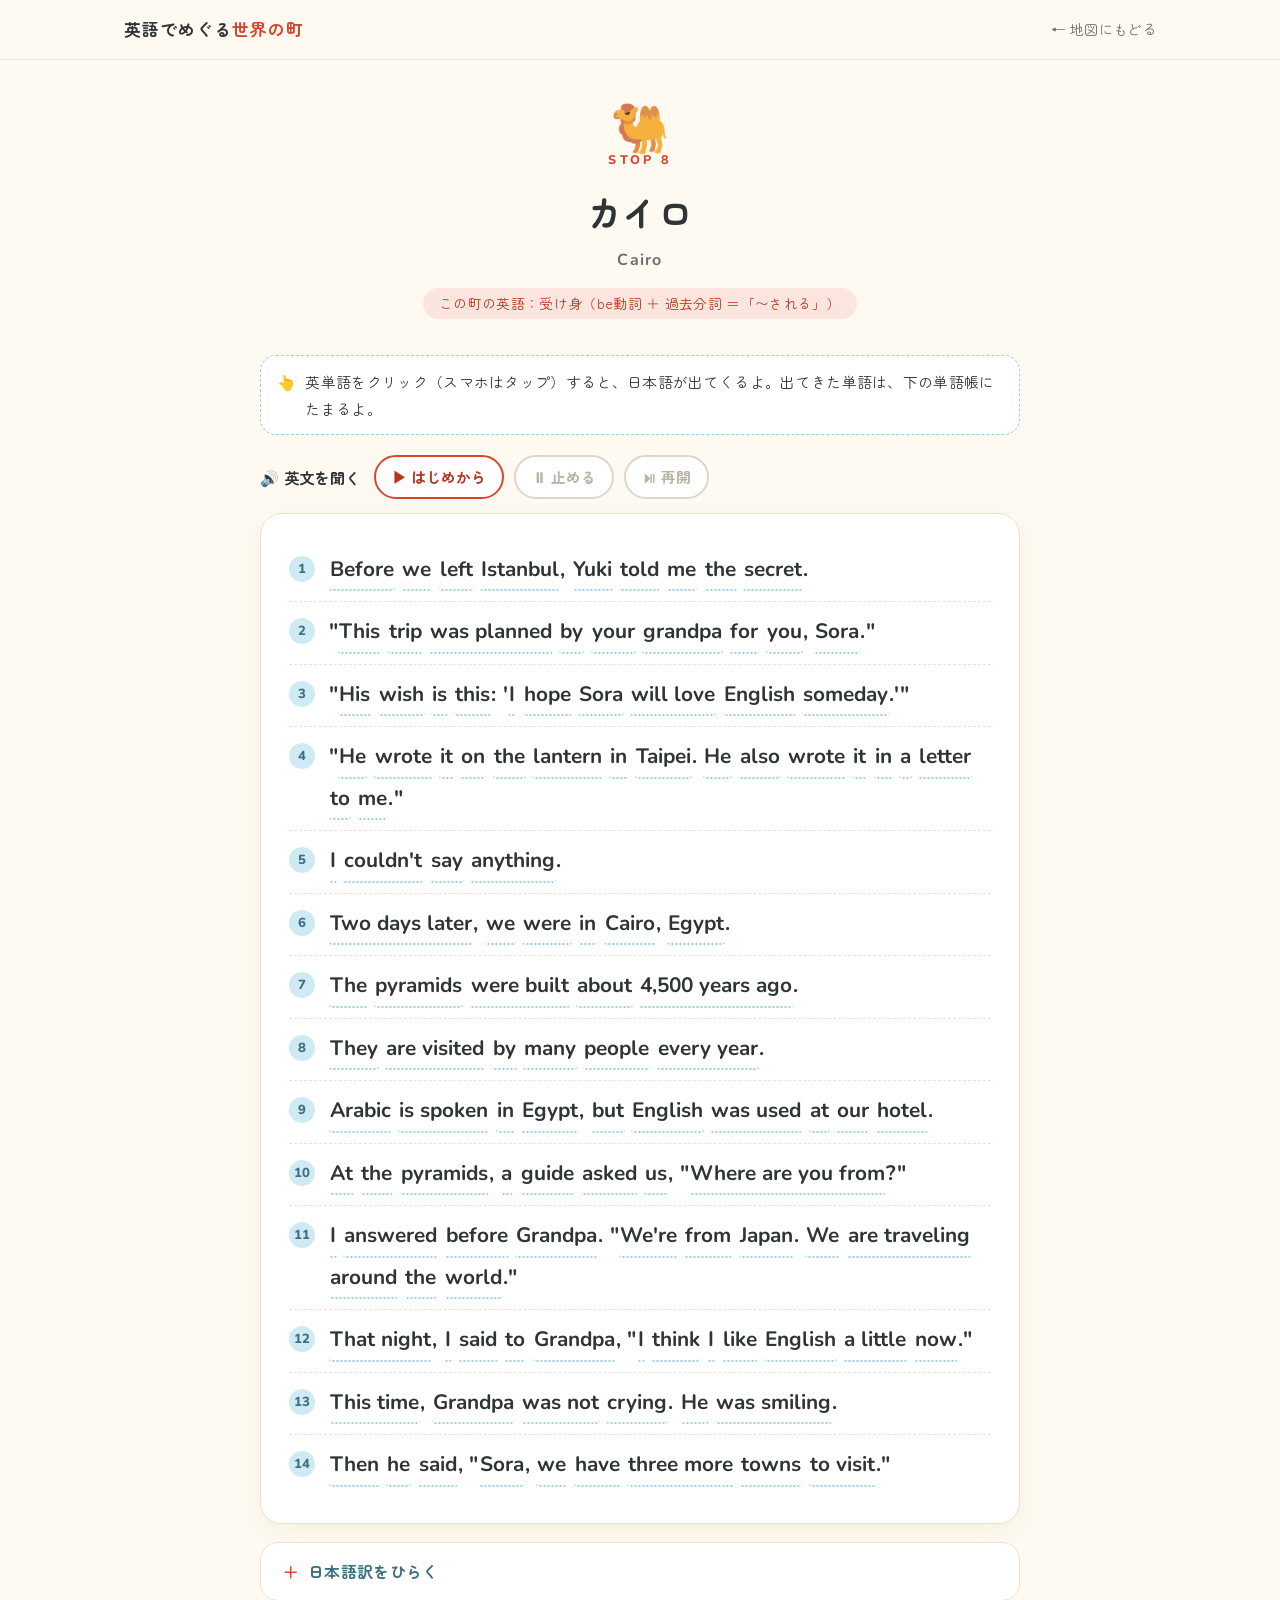
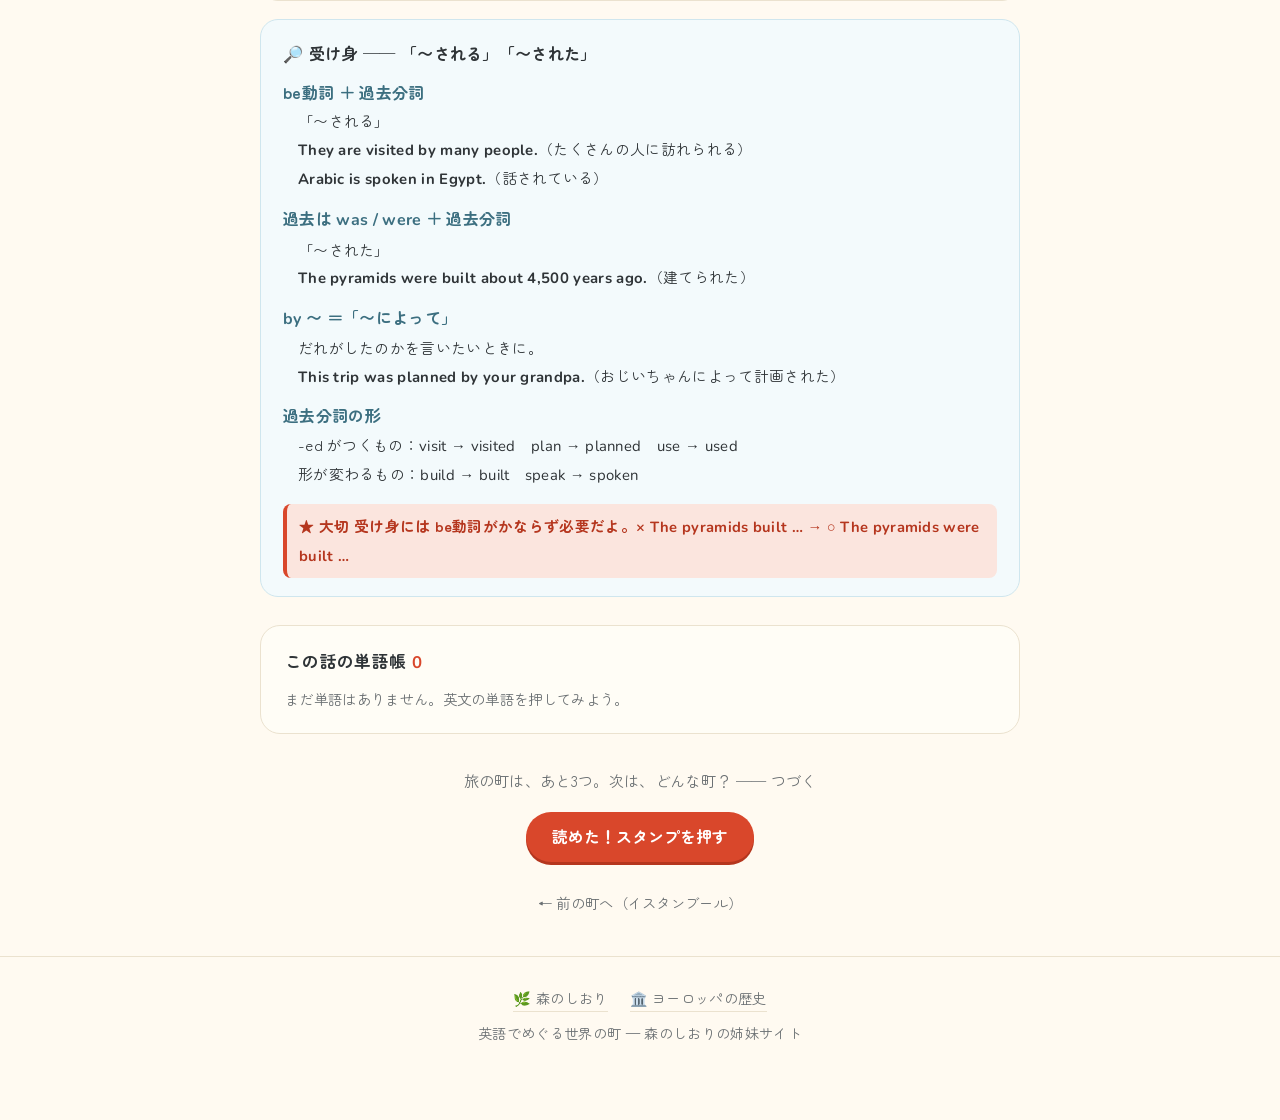
<file: cairo.html>
<!DOCTYPE html>
<html lang="ja">
<head>
  <meta charset="UTF-8">
  <meta name="viewport" content="width=device-width, initial-scale=1.0">
  <title>カイロ | 英語でめぐる世界の町</title>
  <link rel="stylesheet" href="towns.css">
</head>
<body data-town="cairo" data-town-en="CAIRO" data-icon="▲">

  <header class="site-header">
    <div class="wrap header-inner">
      <a class="logo" href="index.html">英語でめぐる<span>世界の町</span></a>
      <nav class="header-nav">
        <a href="index.html#map">← 地図にもどる</a>
      </nav>
    </div>
  </header>

  <main class="wrap">
    <div class="narrow">

      <section class="story-hero">
        <div class="big-icon" aria-hidden="true">🐫</div>
        <p class="eyebrow">STOP 8</p>
        <h1>カイロ</h1>
        <p class="en-name">Cairo</p>
        <p class="grammar-tag">この町の英語：受け身（be動詞 ＋ 過去分詞 ＝「〜される」）</p>
      </section>

      <p class="hint"><span aria-hidden="true">👆</span><span>英単語をクリック（スマホはタップ）すると、日本語が出てくるよ。出てきた単語は、下の単語帳にたまるよ。</span></p>

      <ol class="story en-font">
        <li><p class="en"><button class="w" data-ja="〜する前に（接続詞）">Before</button> <button class="w" data-ja="私たちは">we</button> <button class="w" data-ja="出発した・はなれた（leave の過去形）">left</button> <button class="w" data-ja="イスタンブール（トルコの大きな町）">Istanbul</button>, <button class="w" data-ja="ユキ（メイの母。おじいちゃんの昔の教え子）">Yuki</button> <button class="w" data-ja="話した（tell の過去形）">told</button> <button class="w" data-ja="私に">me</button> <button class="w" data-ja="その">the</button> <button class="w" data-ja="ひみつ">secret</button>.</p></li>
        <li><p class="en">"<button class="w" data-ja="この">This</button> <button class="w" data-ja="旅">trip</button> <button class="w" data-ja="計画された（受け身：was ＋ 過去分詞）">was planned</button> <button class="w" data-ja="〜によって">by</button> <button class="w" data-ja="あなたの">your</button> <button class="w" data-ja="おじいちゃん">grandpa</button> <button class="w" data-ja="〜のために">for</button> <button class="w" data-ja="あなた">you</button>, <button class="w" data-ja="ソラ（Sora）">Sora</button>."</p></li>
        <li><p class="en">"<button class="w" data-ja="彼の">His</button> <button class="w" data-ja="願い">wish</button> <button class="w" data-ja="〜です（be動詞）">is</button> <button class="w" data-ja="これ">this</button>: '<button class="w" data-ja="私は">I</button> <button class="w" data-ja="〜を願う・〜だといいと思う">hope</button> <button class="w" data-ja="ソラ（Sora）">Sora</button> <button class="w" data-ja="大好きになるだろう（will ＋ 動詞の原形）">will love</button> <button class="w" data-ja="英語">English</button> <button class="w" data-ja="いつか">someday</button>.'"</p></li>
        <li><p class="en">"<button class="w" data-ja="彼は">He</button> <button class="w" data-ja="書いた（write の過去形）">wrote</button> <button class="w" data-ja="それを">it</button> <button class="w" data-ja="〜の上に">on</button> <button class="w" data-ja="その">the</button> <button class="w" data-ja="ランタン（台北で飛ばした紙の灯り）">lantern</button> <button class="w" data-ja="〜で">in</button> <button class="w" data-ja="台北（台湾の首都）">Taipei</button>. <button class="w" data-ja="彼は">He</button> <button class="w" data-ja="〜も">also</button> <button class="w" data-ja="書いた（write の過去形）">wrote</button> <button class="w" data-ja="それを">it</button> <button class="w" data-ja="〜の中に">in</button> <button class="w" data-ja="1通の">a</button> <button class="w" data-ja="手紙">letter</button> <button class="w" data-ja="〜に">to</button> <button class="w" data-ja="私">me</button>."</p></li>
        <li><p class="en"><button class="w" data-ja="ぼくは・私は">I</button> <button class="w" data-ja="〜できなかった（can の過去形 could ＋ not）">couldn't</button> <button class="w" data-ja="言う">say</button> <button class="w" data-ja="何も（否定文で）">anything</button>.</p></li>
        <li><p class="en"><button class="w" data-ja="2日後">Two days later</button>, <button class="w" data-ja="私たちは">we</button> <button class="w" data-ja="いた（be動詞の過去形）">were</button> <button class="w" data-ja="〜に">in</button> <button class="w" data-ja="カイロ（エジプトの首都）">Cairo</button>, <button class="w" data-ja="エジプト">Egypt</button>.</p></li>
        <li><p class="en"><button class="w" data-ja="その">The</button> <button class="w" data-ja="ピラミッド（pyramid の複数形）">pyramids</button> <button class="w" data-ja="建てられた（受け身：were ＋ 過去分詞。build → built）">were built</button> <button class="w" data-ja="約・およそ">about</button> <button class="w" data-ja="4,500年前に">4,500 years ago</button>.</p></li>
        <li><p class="en"><button class="w" data-ja="それらは">They</button> <button class="w" data-ja="訪れられる（受け身：are ＋ 過去分詞）">are visited</button> <button class="w" data-ja="〜によって">by</button> <button class="w" data-ja="たくさんの">many</button> <button class="w" data-ja="人々">people</button> <button class="w" data-ja="毎年">every year</button>.</p></li>
        <li><p class="en"><button class="w" data-ja="アラビア語">Arabic</button> <button class="w" data-ja="話されている（受け身：is ＋ 過去分詞。speak → spoken）">is spoken</button> <button class="w" data-ja="〜で">in</button> <button class="w" data-ja="エジプト">Egypt</button>, <button class="w" data-ja="でも">but</button> <button class="w" data-ja="英語">English</button> <button class="w" data-ja="使われていた（受け身：was ＋ 過去分詞）">was used</button> <button class="w" data-ja="〜で">at</button> <button class="w" data-ja="私たちの">our</button> <button class="w" data-ja="ホテル">hotel</button>.</p></li>
        <li><p class="en"><button class="w" data-ja="〜で">At</button> <button class="w" data-ja="その">the</button> <button class="w" data-ja="ピラミッド（pyramid の複数形）">pyramids</button>, <button class="w" data-ja="ひとりの">a</button> <button class="w" data-ja="ガイド・案内の人">guide</button> <button class="w" data-ja="たずねた（ask の過去形）">asked</button> <button class="w" data-ja="私たちに">us</button>, "<button class="w" data-ja="どこから来たのですか？（Where are you from?）">Where are you from</button>?"</p></li>
        <li><p class="en"><button class="w" data-ja="ぼくは・私は">I</button> <button class="w" data-ja="答えた（answer の過去形）">answered</button> <button class="w" data-ja="〜より前に・〜より先に">before</button> <button class="w" data-ja="おじいちゃん">Grandpa</button>. "<button class="w" data-ja="私たちは〜です（We are の短い形）">We're</button> <button class="w" data-ja="〜から（来た）">from</button> <button class="w" data-ja="日本">Japan</button>. <button class="w" data-ja="私たちは">We</button> <button class="w" data-ja="旅をしている（現在進行形：are ＋ -ing）">are traveling</button> <button class="w" data-ja="〜をぐるりと">around</button> <button class="w" data-ja="その">the</button> <button class="w" data-ja="世界">world</button>."</p></li>
        <li><p class="en"><button class="w" data-ja="その夜">That night</button>, <button class="w" data-ja="ぼくは・私は">I</button> <button class="w" data-ja="言った（say の過去形）">said</button> <button class="w" data-ja="〜に">to</button> <button class="w" data-ja="おじいちゃん">Grandpa</button>, "<button class="w" data-ja="ぼくは・私は">I</button> <button class="w" data-ja="〜と思う">think</button> <button class="w" data-ja="ぼくは・私は">I</button> <button class="w" data-ja="好きだ">like</button> <button class="w" data-ja="英語">English</button> <button class="w" data-ja="少し">a little</button> <button class="w" data-ja="今は">now</button>."</p></li>
        <li><p class="en"><button class="w" data-ja="今回は">This time</button>, <button class="w" data-ja="おじいちゃん">Grandpa</button> <button class="w" data-ja="〜ではなかった（was not）">was not</button> <button class="w" data-ja="泣いている（-ing）">crying</button>. <button class="w" data-ja="彼は">He</button> <button class="w" data-ja="ほほえんでいた（過去進行形：was ＋ -ing）">was smiling</button>.</p></li>
        <li><p class="en"><button class="w" data-ja="そのとき">Then</button> <button class="w" data-ja="彼は">he</button> <button class="w" data-ja="言った（say の過去形）">said</button>, "<button class="w" data-ja="ソラ（Sora）">Sora</button>, <button class="w" data-ja="私たちは">we</button> <button class="w" data-ja="〜がある・〜をもっている">have</button> <button class="w" data-ja="あと3つの">three more</button> <button class="w" data-ja="町（town の複数形）">towns</button> <button class="w" data-ja="訪れるための・訪れるべき（to ＋ 動詞の原形が、前のことばを説明する）">to visit</button>."</p></li>
      </ol>

      <details class="translation">
        <summary>日本語訳をひらく</summary>
        <ol>
          <li>イスタンブールを出る前に、ユキさんがひみつを話してくれた。</li>
          <li>「この旅はね、おじいさんがあなたのために計画したのよ、Sora。」</li>
          <li>「おじいさんの願いは、これ。『Sora が、いつか英語を好きになりますように。』」</li>
          <li>「台北のランタンにそう書いたの。わたしへの手紙にも書いてあったわ。」</li>
          <li>何も言えなかった。</li>
          <li>2日後、エジプトのカイロにいた。</li>
          <li>ピラミッドは、およそ4,500年前に建てられた。</li>
          <li>毎年、たくさんの人が訪れている。</li>
          <li>エジプトではアラビア語が話されているけれど、ホテルでは英語が使われていた。</li>
          <li>ピラミッドで、ガイドさんが「どこから来たの？」とたずねた。</li>
          <li>おじいちゃんより先に、英語で答えた。「日本から来ました。世界を旅しているんです。」</li>
          <li>その夜、おじいちゃんに言った。「今は、英語がちょっと好きかも。」</li>
          <li>今度は、おじいちゃんは泣いていなかった。ほほえんでいた。</li>
          <li>それから、おじいちゃんは言った。「Sora、訪ねる町は、あと3つだよ。」</li>
        </ol>
      </details>

      <section class="grammar-box">
        <h2>🔎 受け身 ── 「〜される」「〜された」</h2>
        <dl>
          <dt>be動詞 ＋ 過去分詞</dt>
          <dd>「〜される」<br><span class="ex en-font">They are visited by many people.</span>（たくさんの人に訪れられる）<br><span class="ex en-font">Arabic is spoken in Egypt.</span>（話されている）</dd>
          <dt>過去は <span class="en-font">was / were</span> ＋ 過去分詞</dt>
          <dd>「〜された」<br><span class="ex en-font">The pyramids were built about 4,500 years ago.</span>（建てられた）</dd>
          <dt><span class="en-font">by</span> 〜 ＝「〜によって」</dt>
          <dd>だれがしたのかを言いたいときに。<br><span class="ex en-font">This trip was planned by your grandpa.</span>（おじいちゃんによって計画された）</dd>
          <dt>過去分詞の形</dt>
          <dd>-ed がつくもの：<span class="en-font">visit → visited　plan → planned　use → used</span><br>形が変わるもの：<span class="en-font">build → built　speak → spoken</span></dd>
        </dl>
        <p class="note">受け身には be動詞がかならず必要だよ。<span class="en-font">× The pyramids built … → ○ The pyramids were built …</span></p>
      </section>

      <section class="wordbook" aria-live="polite">
        <h2>この話の単語帳<span id="word-count">0</span></h2>
        <p class="empty" id="word-empty">まだ単語はありません。英文の単語を押してみよう。</p>
        <ul id="wordbook"></ul>
      </section>

      <section class="finish">
        <p class="tsuzuku">旅の町は、あと3つ。次は、どんな町？ ── つづく</p>
        <button class="btn" id="stamp-btn" type="button">読めた！スタンプを押す</button>
        <div class="stamp" id="stamp" aria-hidden="true">
          <span class="s-top">CAIRO</span>
          <span class="s-icon">▲</span>
          <span class="s-date" id="stamp-date"></span>
        </div>
        <div class="next-box" id="next-box">
          <p class="secret">次の町が見えてきた！</p>
          <a class="btn" href="athens.html">次の町へ ✈</a>
          <a class="btn btn-ghost" href="index.html#map">地図でスタンプを見る</a>
        </div>
        <p class="prev-town"><a href="istanbul.html">← 前の町へ（イスタンブール）</a></p>
      </section>

    </div>
  </main>

  <footer class="site-footer">
    <div class="wrap">
      <p class="sisters">
        <a href="https://ugj50697-art.github.io/Mori-no-shiori/">🌿 森のしおり</a>
        <a href="https://ugj50697-art.github.io/europe-history/">🏛️ ヨーロッパの歴史</a>
      </p>
      <p>英語でめぐる世界の町 — 森のしおりの姉妹サイト</p>
    </div>
  </footer>

  <div class="bubble" id="bubble" role="status"></div>
  <script src="story.js"></script>
</body>
</html>
</file>
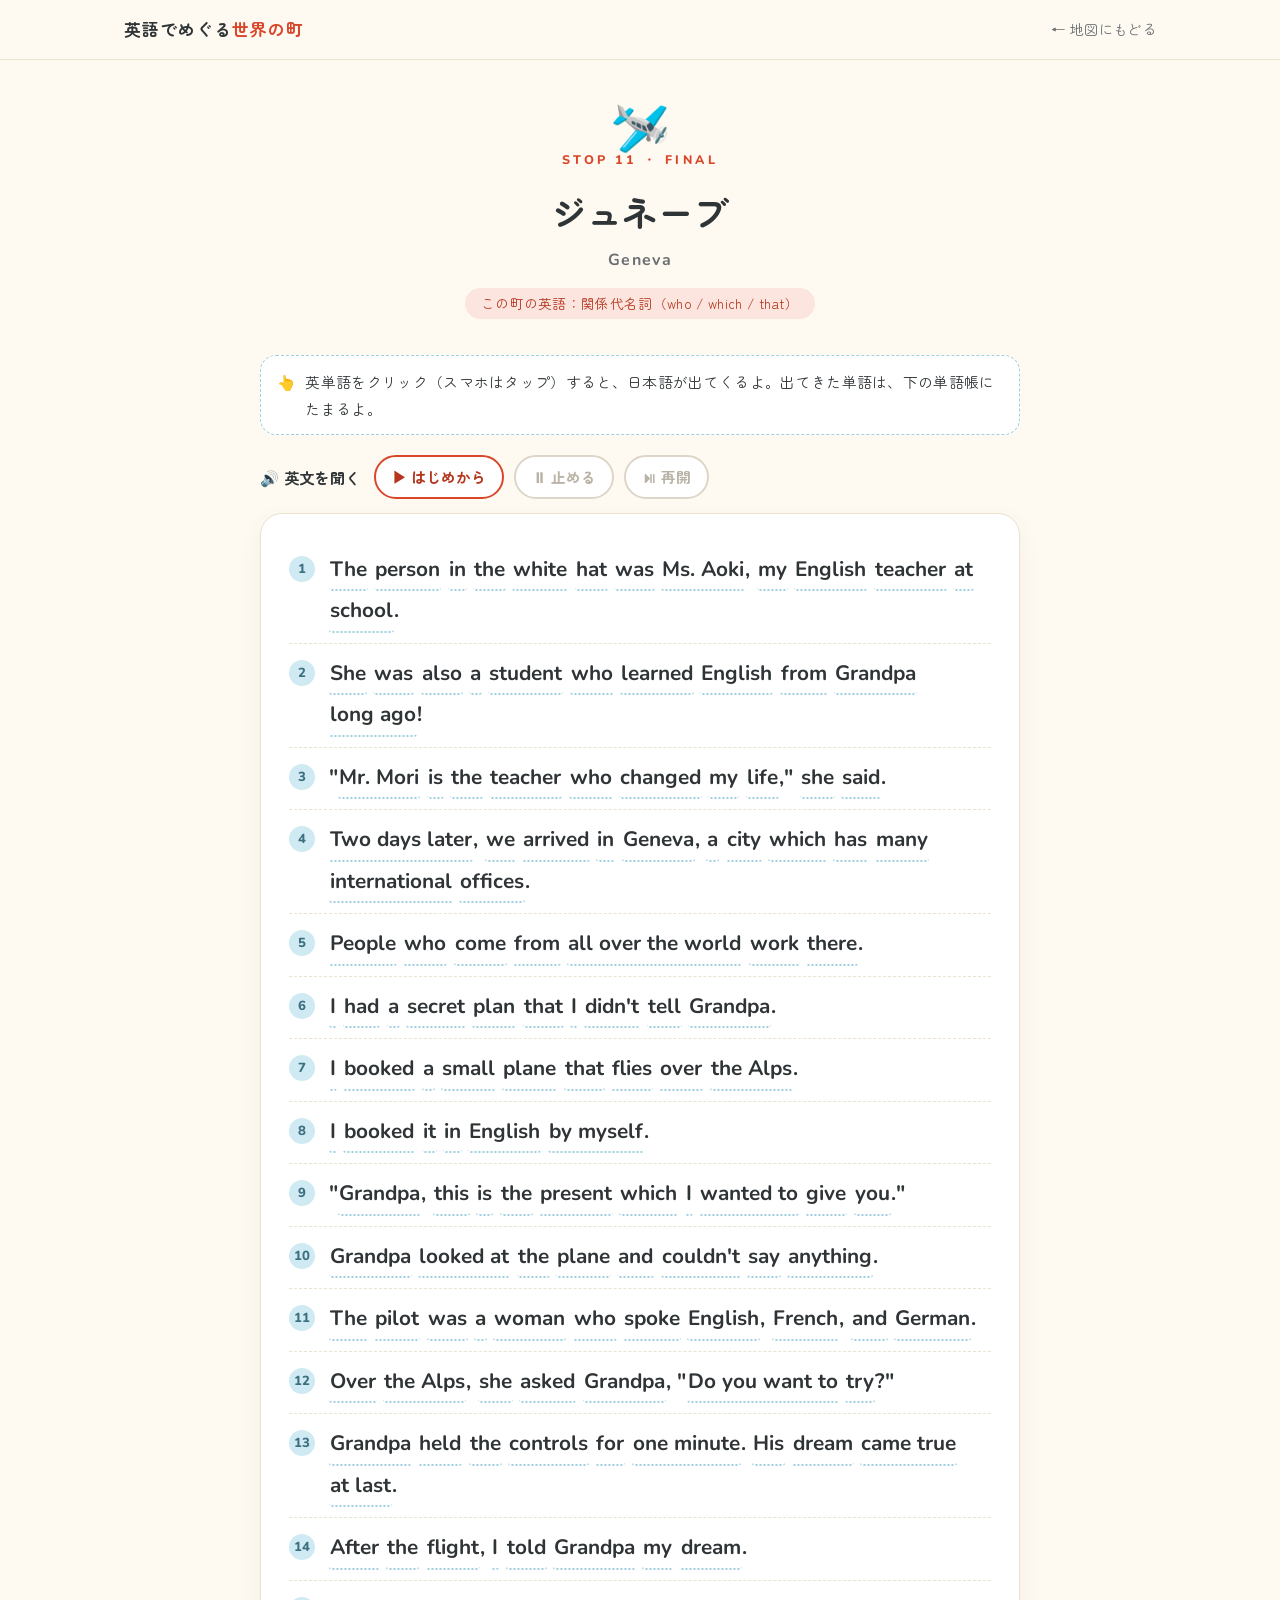
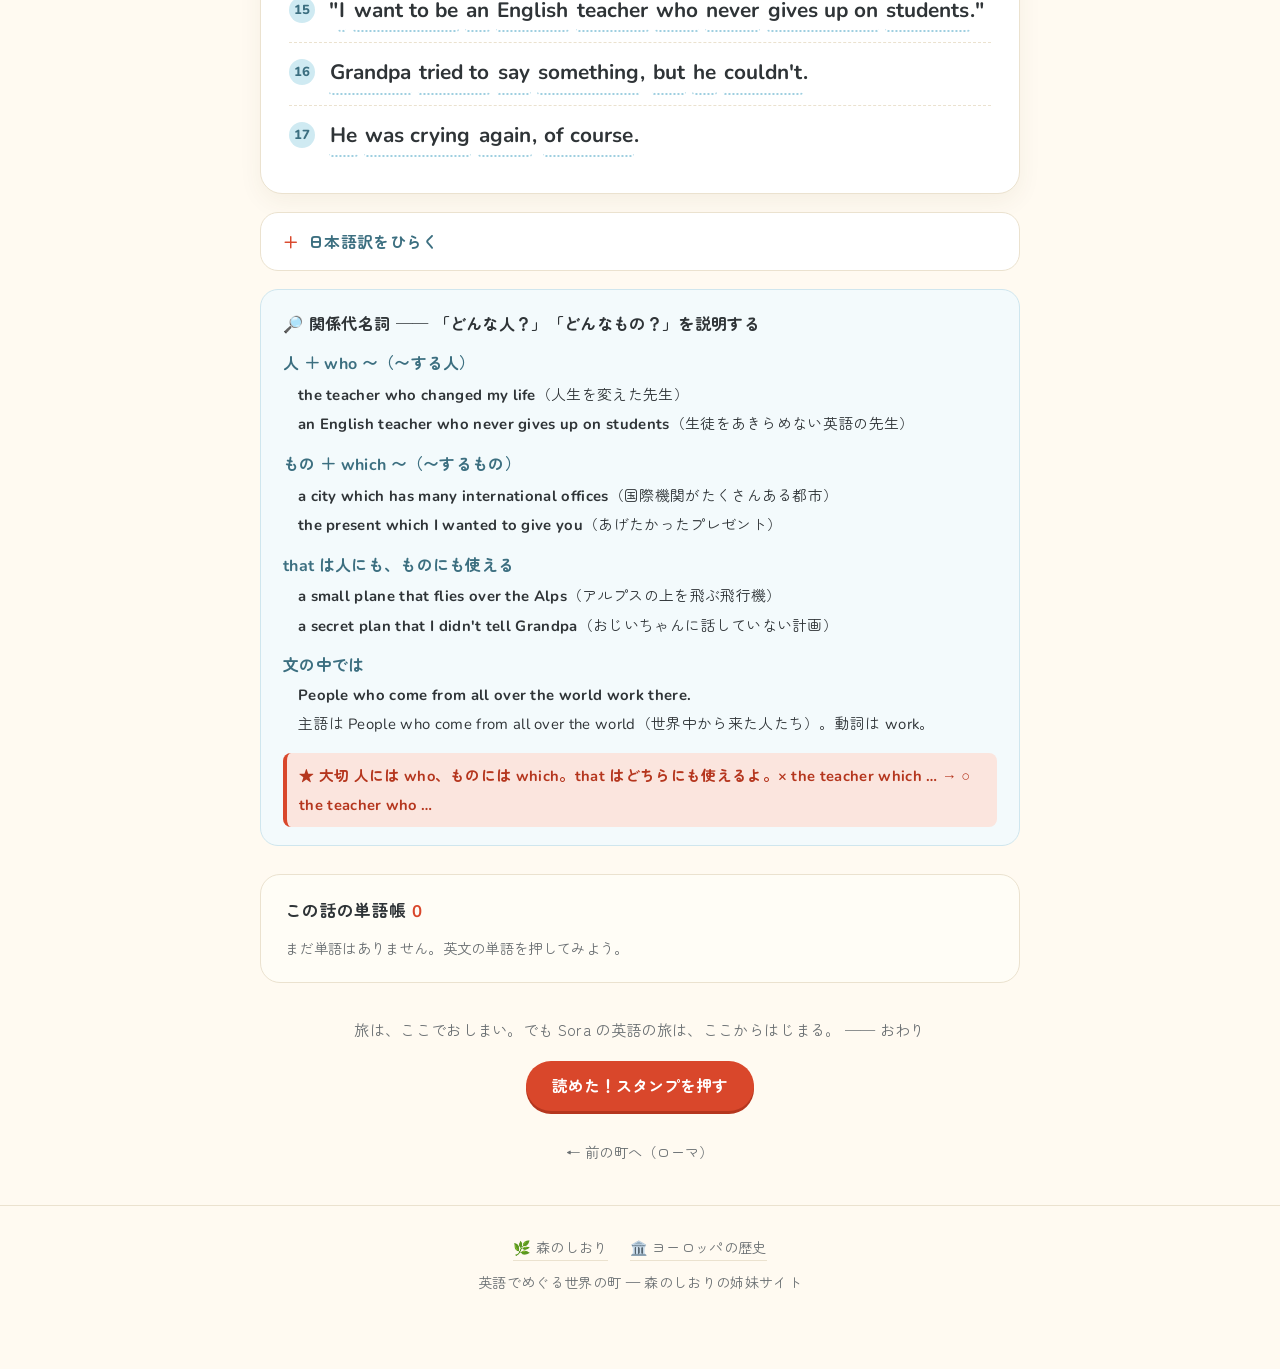
<file: geneva.html>
<!DOCTYPE html>
<html lang="ja">
<head>
  <meta charset="UTF-8">
  <meta name="viewport" content="width=device-width, initial-scale=1.0">
  <title>ジュネーブ | 英語でめぐる世界の町</title>
  <link rel="stylesheet" href="towns.css">
</head>
<body data-town="geneva" data-town-en="GENEVA" data-icon="✚">

  <header class="site-header">
    <div class="wrap header-inner">
      <a class="logo" href="index.html">英語でめぐる<span>世界の町</span></a>
      <nav class="header-nav">
        <a href="index.html#map">← 地図にもどる</a>
      </nav>
    </div>
  </header>

  <main class="wrap">
    <div class="narrow">

      <section class="story-hero">
        <div class="big-icon" aria-hidden="true">🛩️</div>
        <p class="eyebrow">STOP 11 ・ FINAL</p>
        <h1>ジュネーブ</h1>
        <p class="en-name">Geneva</p>
        <p class="grammar-tag">この町の英語：関係代名詞（who / which / that）</p>
      </section>

      <p class="hint"><span aria-hidden="true">👆</span><span>英単語をクリック（スマホはタップ）すると、日本語が出てくるよ。出てきた単語は、下の単語帳にたまるよ。</span></p>

      <ol class="story en-font">
        <li><p class="en"><button class="w" data-ja="その">The</button> <button class="w" data-ja="人">person</button> <button class="w" data-ja="〜を身につけた">in</button> <button class="w" data-ja="その">the</button> <button class="w" data-ja="白い">white</button> <button class="w" data-ja="ぼうし">hat</button> <button class="w" data-ja="〜だった（be動詞の過去形）">was</button> <button class="w" data-ja="青木先生（Ms. は女の人の先生などにつける）">Ms. Aoki</button>, <button class="w" data-ja="ぼくの・私の">my</button> <button class="w" data-ja="英語の">English</button> <button class="w" data-ja="先生">teacher</button> <button class="w" data-ja="〜の">at</button> <button class="w" data-ja="学校">school</button>.</p></li>
        <li><p class="en"><button class="w" data-ja="彼女は">She</button> <button class="w" data-ja="〜だった（be動詞の過去形）">was</button> <button class="w" data-ja="〜も">also</button> <button class="w" data-ja="ひとりの">a</button> <button class="w" data-ja="生徒">student</button> <button class="w" data-ja="〜した（人）（who：前の「人」を説明する関係代名詞）">who</button> <button class="w" data-ja="学んだ（learn の過去形）">learned</button> <button class="w" data-ja="英語">English</button> <button class="w" data-ja="〜から">from</button> <button class="w" data-ja="おじいちゃん">Grandpa</button> <button class="w" data-ja="ずっと前に">long ago</button>!</p></li>
        <li><p class="en">"<button class="w" data-ja="森先生">Mr. Mori</button> <button class="w" data-ja="〜です（be動詞）">is</button> <button class="w" data-ja="その">the</button> <button class="w" data-ja="先生">teacher</button> <button class="w" data-ja="〜した（人）（who：前の「人」を説明する関係代名詞）">who</button> <button class="w" data-ja="変えた（change の過去形）">changed</button> <button class="w" data-ja="私の">my</button> <button class="w" data-ja="人生">life</button>," <button class="w" data-ja="彼女は">she</button> <button class="w" data-ja="言った（say の過去形）">said</button>.</p></li>
        <li><p class="en"><button class="w" data-ja="2日後">Two days later</button>, <button class="w" data-ja="私たちは">we</button> <button class="w" data-ja="着いた（arrive の過去形）">arrived</button> <button class="w" data-ja="〜に">in</button> <button class="w" data-ja="ジュネーブ（スイスの町）">Geneva</button>, <button class="w" data-ja="ひとつの">a</button> <button class="w" data-ja="都市">city</button> <button class="w" data-ja="〜する（もの）（which：前の「もの」を説明する関係代名詞）">which</button> <button class="w" data-ja="〜がある（have の3人称単数の形）">has</button> <button class="w" data-ja="たくさんの">many</button> <button class="w" data-ja="国際的な">international</button> <button class="w" data-ja="事務所・機関（office の複数形）">offices</button>.</p></li>
        <li><p class="en"><button class="w" data-ja="人々">People</button> <button class="w" data-ja="〜する（人）（who：前の「人」を説明する関係代名詞）">who</button> <button class="w" data-ja="来る">come</button> <button class="w" data-ja="〜から">from</button> <button class="w" data-ja="世界中">all over the world</button> <button class="w" data-ja="働く">work</button> <button class="w" data-ja="そこで">there</button>.</p></li>
        <li><p class="en"><button class="w" data-ja="ぼくは・私は">I</button> <button class="w" data-ja="〜があった（have の過去形）">had</button> <button class="w" data-ja="ひとつの">a</button> <button class="w" data-ja="ひみつの">secret</button> <button class="w" data-ja="計画">plan</button> <button class="w" data-ja="〜した（もの）（that：前のことばを説明する関係代名詞）">that</button> <button class="w" data-ja="ぼくは・私は">I</button> <button class="w" data-ja="〜しなかった（did not の短い形）">didn't</button> <button class="w" data-ja="話す・伝える">tell</button> <button class="w" data-ja="おじいちゃん">Grandpa</button>.</p></li>
        <li><p class="en"><button class="w" data-ja="ぼくは・私は">I</button> <button class="w" data-ja="予約した（book の過去形）">booked</button> <button class="w" data-ja="ひとつの">a</button> <button class="w" data-ja="小さな">small</button> <button class="w" data-ja="飛行機">plane</button> <button class="w" data-ja="〜する（もの）（that：前のことばを説明する関係代名詞）">that</button> <button class="w" data-ja="飛ぶ（fly の3人称単数の形）">flies</button> <button class="w" data-ja="〜の上を">over</button> <button class="w" data-ja="アルプス山脈">the Alps</button>.</p></li>
        <li><p class="en"><button class="w" data-ja="ぼくは・私は">I</button> <button class="w" data-ja="予約した（book の過去形）">booked</button> <button class="w" data-ja="それを">it</button> <button class="w" data-ja="〜で（ことば）">in</button> <button class="w" data-ja="英語">English</button> <button class="w" data-ja="ひとりで・自分の力で">by myself</button>.</p></li>
        <li><p class="en">"<button class="w" data-ja="おじいちゃん">Grandpa</button>, <button class="w" data-ja="これは">this</button> <button class="w" data-ja="〜です（be動詞）">is</button> <button class="w" data-ja="その">the</button> <button class="w" data-ja="プレゼント">present</button> <button class="w" data-ja="〜した（もの）（which：前の「もの」を説明する関係代名詞）">which</button> <button class="w" data-ja="ぼくは・私は">I</button> <button class="w" data-ja="〜したかった（want to の過去形）">wanted to</button> <button class="w" data-ja="あげる">give</button> <button class="w" data-ja="あなたに">you</button>."</p></li>
        <li><p class="en"><button class="w" data-ja="おじいちゃん">Grandpa</button> <button class="w" data-ja="〜を見た（look at の過去形）">looked at</button> <button class="w" data-ja="その">the</button> <button class="w" data-ja="飛行機">plane</button> <button class="w" data-ja="そして">and</button> <button class="w" data-ja="〜できなかった（can の過去形 could ＋ not）">couldn't</button> <button class="w" data-ja="言う">say</button> <button class="w" data-ja="何も（否定文で）">anything</button>.</p></li>
        <li><p class="en"><button class="w" data-ja="その">The</button> <button class="w" data-ja="パイロット">pilot</button> <button class="w" data-ja="〜だった（be動詞の過去形）">was</button> <button class="w" data-ja="ひとりの">a</button> <button class="w" data-ja="女の人">woman</button> <button class="w" data-ja="〜した（人）（who：前の「人」を説明する関係代名詞）">who</button> <button class="w" data-ja="話した（speak の過去形）">spoke</button> <button class="w" data-ja="英語">English</button>, <button class="w" data-ja="フランス語">French</button>, <button class="w" data-ja="そして">and</button> <button class="w" data-ja="ドイツ語">German</button>.</p></li>
        <li><p class="en"><button class="w" data-ja="〜の上で">Over</button> <button class="w" data-ja="アルプス山脈">the Alps</button>, <button class="w" data-ja="彼女は">she</button> <button class="w" data-ja="たずねた（ask の過去形）">asked</button> <button class="w" data-ja="おじいちゃん">Grandpa</button>, "<button class="w" data-ja="〜したいですか（Do you want to 〜?）">Do you want to</button> <button class="w" data-ja="やってみる">try</button>?"</p></li>
        <li><p class="en"><button class="w" data-ja="おじいちゃん">Grandpa</button> <button class="w" data-ja="にぎった（hold の過去形）">held</button> <button class="w" data-ja="その">the</button> <button class="w" data-ja="操縦かん（飛行機を動かすハンドル）">controls</button> <button class="w" data-ja="〜のあいだ">for</button> <button class="w" data-ja="1分">one minute</button>. <button class="w" data-ja="彼の">His</button> <button class="w" data-ja="夢">dream</button> <button class="w" data-ja="かなった（come true の過去形）">came true</button> <button class="w" data-ja="ついに">at last</button>.</p></li>
        <li><p class="en"><button class="w" data-ja="〜のあとで">After</button> <button class="w" data-ja="その">the</button> <button class="w" data-ja="飛行">flight</button>, <button class="w" data-ja="ぼくは・私は">I</button> <button class="w" data-ja="話した（tell の過去形）">told</button> <button class="w" data-ja="おじいちゃん">Grandpa</button> <button class="w" data-ja="ぼくの・私の">my</button> <button class="w" data-ja="夢">dream</button>.</p></li>
        <li><p class="en">"<button class="w" data-ja="ぼくは・私は">I</button> <button class="w" data-ja="〜になりたい（want to ＋ be）">want to be</button> <button class="w" data-ja="ひとりの">an</button> <button class="w" data-ja="英語の">English</button> <button class="w" data-ja="先生">teacher</button> <button class="w" data-ja="〜する（人）（who：前の「人」を説明する関係代名詞）">who</button> <button class="w" data-ja="一度も〜しない">never</button> <button class="w" data-ja="〜をあきらめる（give up on の3人称単数の形）">gives up on</button> <button class="w" data-ja="生徒たち（student の複数形）">students</button>."</p></li>
        <li><p class="en"><button class="w" data-ja="おじいちゃん">Grandpa</button> <button class="w" data-ja="〜しようとした（try to の過去形）">tried to</button> <button class="w" data-ja="言う">say</button> <button class="w" data-ja="何か">something</button>, <button class="w" data-ja="でも">but</button> <button class="w" data-ja="彼は">he</button> <button class="w" data-ja="できなかった（can の過去形 could ＋ not）">couldn't</button>.</p></li>
        <li><p class="en"><button class="w" data-ja="彼は">He</button> <button class="w" data-ja="泣いていた（過去進行形：was ＋ -ing）">was crying</button> <button class="w" data-ja="また">again</button>, <button class="w" data-ja="もちろん">of course</button>.</p></li>
      </ol>

      <details class="translation">
        <summary>日本語訳をひらく</summary>
        <ol>
          <li>白いぼうしの人は、学校の英語の先生、青木先生だった。</li>
          <li>青木先生も、ずっと前におじいちゃんに英語を習った生徒だったのだ！</li>
          <li>「森先生は、わたしの人生を変えてくれた先生なの」と青木先生は言った。</li>
          <li>2日後、国際的な機関がたくさんある都市、ジュネーブに着いた。</li>
          <li>そこでは、世界中から来た人たちが働いている。</li>
          <li>おじいちゃんには話していない、ひみつの計画があった。</li>
          <li>アルプスの上を飛ぶ、小さな飛行機を予約しておいたのだ。</li>
          <li>英語で、自分の力で予約した。</li>
          <li>「おじいちゃん、これが、おじいちゃんにあげたかったプレゼントだよ。」</li>
          <li>おじいちゃんは飛行機を見て、何も言えなかった。</li>
          <li>パイロットは、英語とフランス語とドイツ語を話す女の人だった。</li>
          <li>アルプスの上で、パイロットがおじいちゃんにたずねた。「やってみますか？」</li>
          <li>おじいちゃんは1分間、操縦かんをにぎった。おじいちゃんの夢が、ついにかなった。</li>
          <li>飛行のあと、おじいちゃんに自分の夢を話した。</li>
          <li>「生徒を決して見はなさない、英語の先生になりたいんだ。」</li>
          <li>おじいちゃんは何か言おうとしたけれど、言えなかった。</li>
          <li>また泣いていた。もちろんね。</li>
        </ol>
      </details>

      <section class="grammar-box">
        <h2>🔎 関係代名詞 ── 「どんな人？」「どんなもの？」を説明する</h2>
        <dl>
          <dt>人 ＋ <span class="en-font">who</span> 〜（〜する人）</dt>
          <dd><span class="ex en-font">the teacher who changed my life</span>（人生を変えた先生）<br><span class="ex en-font">an English teacher who never gives up on students</span>（生徒をあきらめない英語の先生）</dd>
          <dt>もの ＋ <span class="en-font">which</span> 〜（〜するもの）</dt>
          <dd><span class="ex en-font">a city which has many international offices</span>（国際機関がたくさんある都市）<br><span class="ex en-font">the present which I wanted to give you</span>（あげたかったプレゼント）</dd>
          <dt><span class="en-font">that</span> は人にも、ものにも使える</dt>
          <dd><span class="ex en-font">a small plane that flies over the Alps</span>（アルプスの上を飛ぶ飛行機）<br><span class="ex en-font">a secret plan that I didn't tell Grandpa</span>（おじいちゃんに話していない計画）</dd>
          <dt>文の中では</dt>
          <dd><span class="ex en-font">People who come from all over the world work there.</span><br>主語は <span class="en-font">People who come from all over the world</span>（世界中から来た人たち）。動詞は <span class="en-font">work</span>。</dd>
        </dl>
        <p class="note">人には <span class="en-font">who</span>、ものには <span class="en-font">which</span>。<span class="en-font">that</span> はどちらにも使えるよ。<span class="en-font">× the teacher which … → ○ the teacher who …</span></p>
      </section>

      <section class="wordbook" aria-live="polite">
        <h2>この話の単語帳<span id="word-count">0</span></h2>
        <p class="empty" id="word-empty">まだ単語はありません。英文の単語を押してみよう。</p>
        <ul id="wordbook"></ul>
      </section>

      <section class="finish">
        <p class="tsuzuku">旅は、ここでおしまい。でも Sora の英語の旅は、ここからはじまる。 ── おわり</p>
        <button class="btn" id="stamp-btn" type="button">読めた！スタンプを押す</button>
        <div class="stamp" id="stamp" aria-hidden="true">
          <span class="s-top">GENEVA</span>
          <span class="s-icon">✚</span>
          <span class="s-date" id="stamp-date"></span>
        </div>
        <div class="next-box" id="next-box">
          <p class="secret">12の町を、ぜんぶめぐったね。旅をしてくれて、ありがとう！</p>
          <a class="btn" href="index.html#map">地図でスタンプを見る</a>
        </div>
        <p class="prev-town"><a href="rome.html">← 前の町へ（ローマ）</a></p>
      </section>

    </div>
  </main>

  <footer class="site-footer">
    <div class="wrap">
      <p class="sisters">
        <a href="https://ugj50697-art.github.io/Mori-no-shiori/">🌿 森のしおり</a>
        <a href="https://ugj50697-art.github.io/europe-history/">🏛️ ヨーロッパの歴史</a>
      </p>
      <p>英語でめぐる世界の町 — 森のしおりの姉妹サイト</p>
    </div>
  </footer>

  <div class="bubble" id="bubble" role="status"></div>
  <script src="story.js"></script>
</body>
</html>
</file>
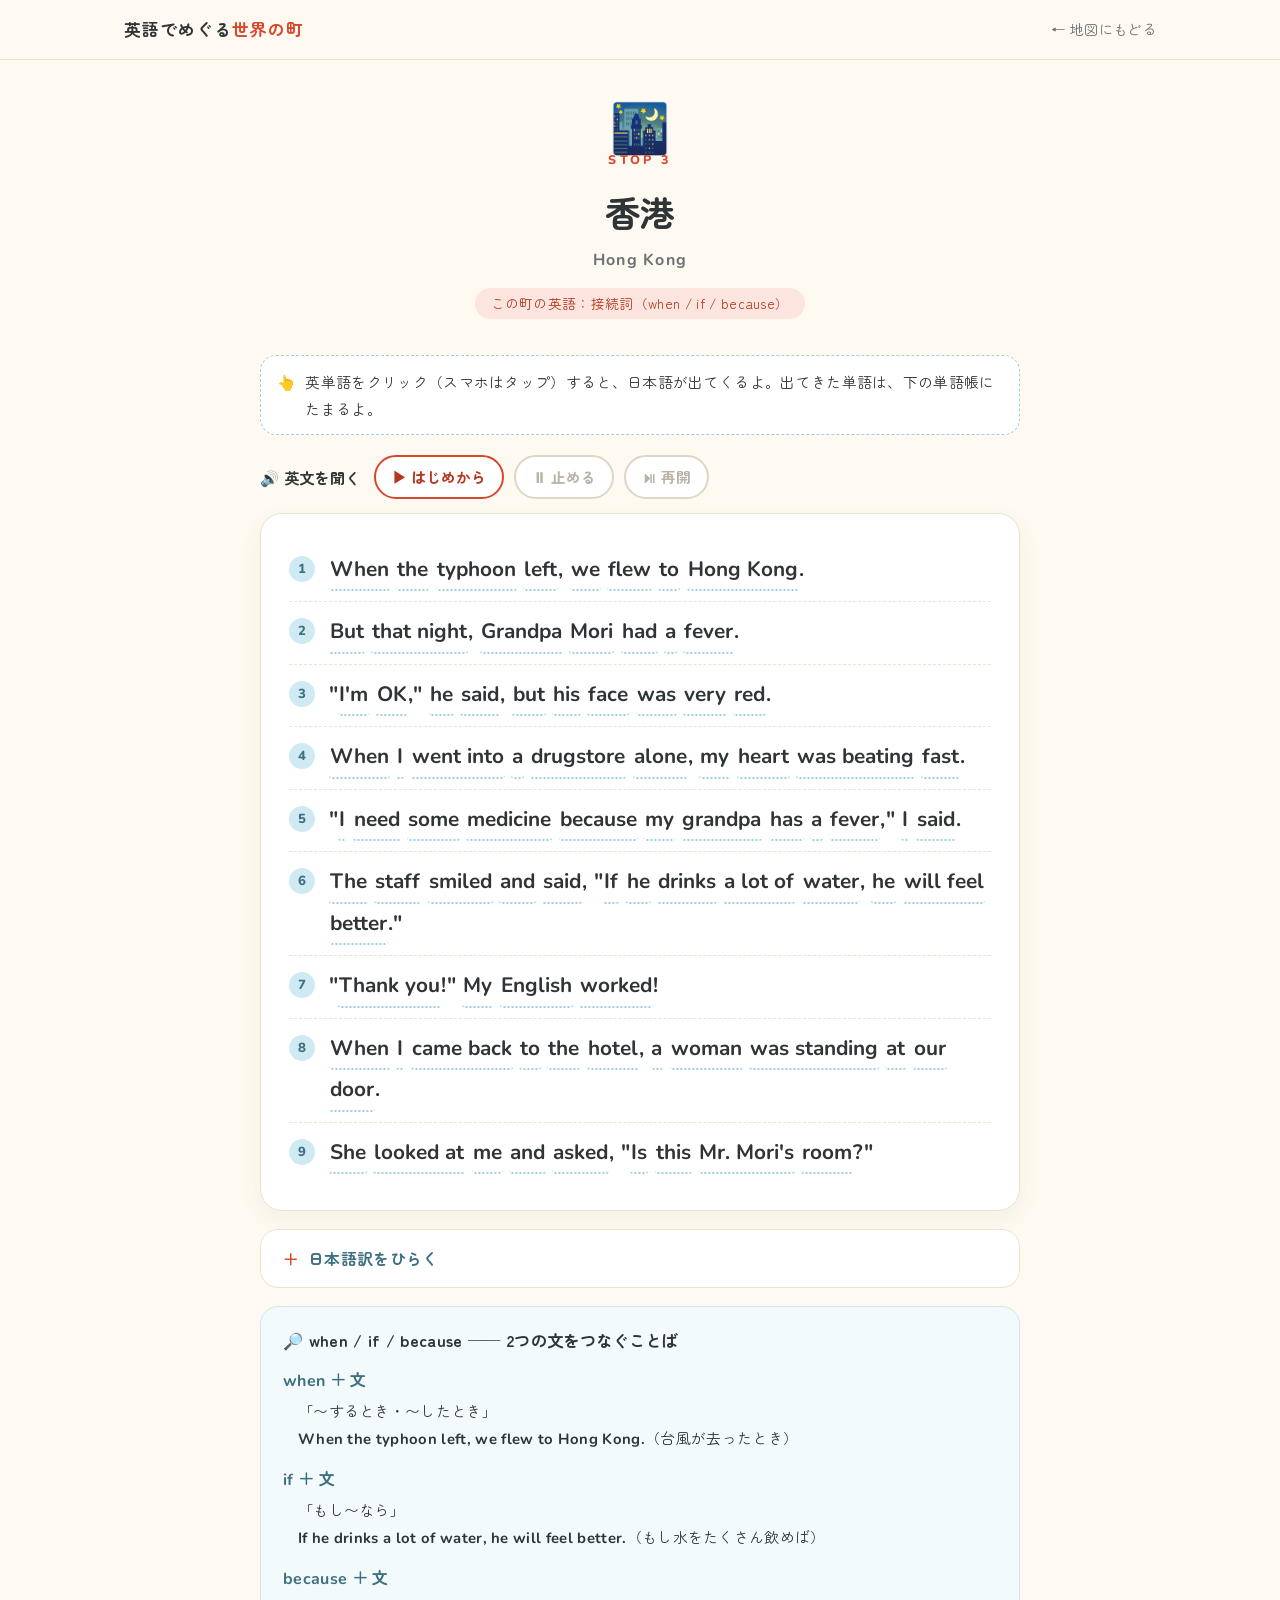
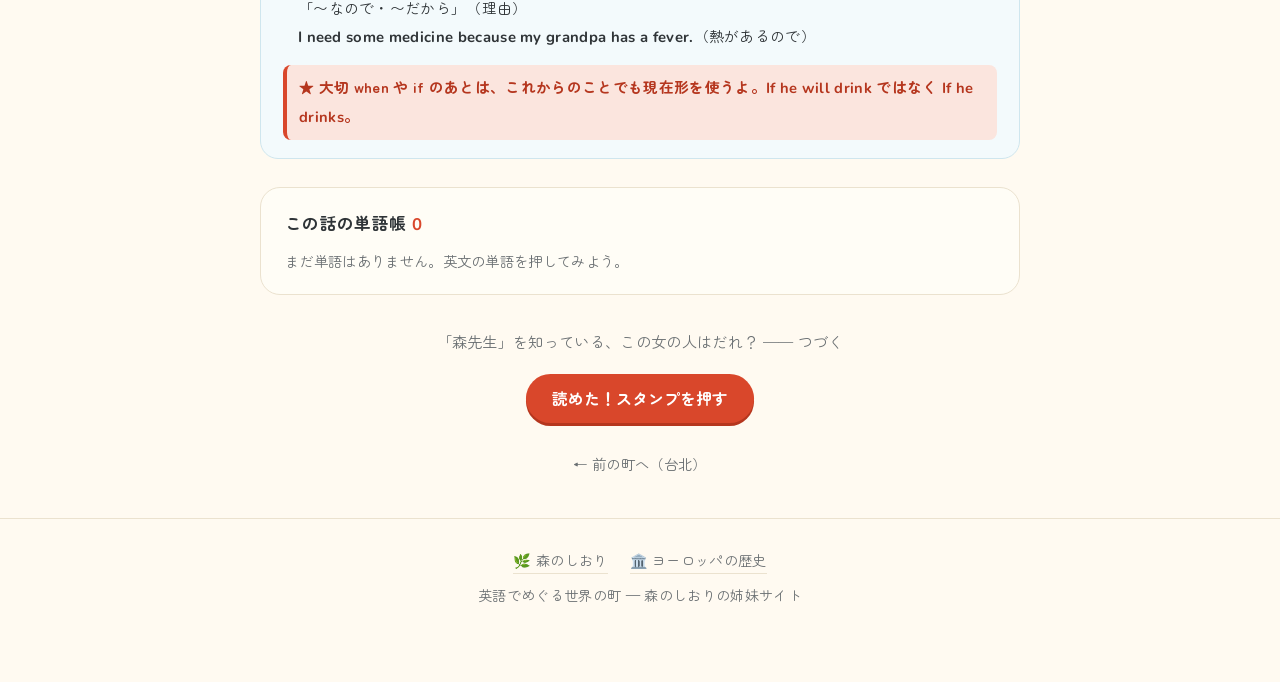
<file: hongkong.html>
<!DOCTYPE html>
<html lang="ja">
<head>
  <meta charset="UTF-8">
  <meta name="viewport" content="width=device-width, initial-scale=1.0">
  <title>香港 | 英語でめぐる世界の町</title>
  <link rel="stylesheet" href="towns.css">
</head>
<body data-town="hongkong" data-town-en="HONG KONG" data-icon="⚓">

  <header class="site-header">
    <div class="wrap header-inner">
      <a class="logo" href="index.html">英語でめぐる<span>世界の町</span></a>
      <nav class="header-nav">
        <a href="index.html#map">← 地図にもどる</a>
      </nav>
    </div>
  </header>

  <main class="wrap">
    <div class="narrow">

      <section class="story-hero">
        <div class="big-icon" aria-hidden="true">🌃</div>
        <p class="eyebrow">STOP 3</p>
        <h1>香港</h1>
        <p class="en-name">Hong Kong</p>
        <p class="grammar-tag">この町の英語：接続詞（when / if / because）</p>
      </section>

      <p class="hint"><span aria-hidden="true">👆</span><span>英単語をクリック（スマホはタップ）すると、日本語が出てくるよ。出てきた単語は、下の単語帳にたまるよ。</span></p>

      <ol class="story en-font">
        <li><p class="en"><button class="w" data-ja="〜したとき（接続詞）">When</button> <button class="w" data-ja="その">the</button> <button class="w" data-ja="台風">typhoon</button> <button class="w" data-ja="去った（leave の過去形）">left</button>, <button class="w" data-ja="私たちは">we</button> <button class="w" data-ja="飛行機で行った（fly の過去形）">flew</button> <button class="w" data-ja="〜へ">to</button> <button class="w" data-ja="香港">Hong Kong</button>.</p></li>
        <li><p class="en"><button class="w" data-ja="でも">But</button> <button class="w" data-ja="その夜">that night</button>, <button class="w" data-ja="おじいちゃん">Grandpa</button> <button class="w" data-ja="森（おじいちゃんの名字）">Mori</button> <button class="w" data-ja="〜があった（have の過去形）">had</button> <button class="w" data-ja="ひとつの">a</button> <button class="w" data-ja="熱">fever</button>.</p></li>
        <li><p class="en">"<button class="w" data-ja="私は〜だ（I am の短い形）">I'm</button> <button class="w" data-ja="だいじょうぶ">OK</button>," <button class="w" data-ja="彼は">he</button> <button class="w" data-ja="言った（say の過去形）">said</button>, <button class="w" data-ja="でも">but</button> <button class="w" data-ja="彼の">his</button> <button class="w" data-ja="顔">face</button> <button class="w" data-ja="〜だった（be動詞の過去形）">was</button> <button class="w" data-ja="とても">very</button> <button class="w" data-ja="赤い">red</button>.</p></li>
        <li><p class="en"><button class="w" data-ja="〜したとき（接続詞）">When</button> <button class="w" data-ja="ぼくは・私は">I</button> <button class="w" data-ja="〜に入った（go into の過去形）">went into</button> <button class="w" data-ja="ひとつの">a</button> <button class="w" data-ja="薬局・ドラッグストア">drugstore</button> <button class="w" data-ja="ひとりで">alone</button>, <button class="w" data-ja="ぼくの・私の">my</button> <button class="w" data-ja="心臓・胸">heart</button> <button class="w" data-ja="ドキドキしていた（過去進行形：was ＋ -ing）">was beating</button> <button class="w" data-ja="速く">fast</button>.</p></li>
        <li><p class="en">"<button class="w" data-ja="ぼくは・私は">I</button> <button class="w" data-ja="〜が必要だ">need</button> <button class="w" data-ja="いくらかの">some</button> <button class="w" data-ja="薬">medicine</button> <button class="w" data-ja="〜なので（理由を言う接続詞）">because</button> <button class="w" data-ja="ぼくの・私の">my</button> <button class="w" data-ja="おじいちゃん">grandpa</button> <button class="w" data-ja="〜がある（have の3人称単数の形）">has</button> <button class="w" data-ja="ひとつの">a</button> <button class="w" data-ja="熱">fever</button>," <button class="w" data-ja="ぼくは・私は">I</button> <button class="w" data-ja="言った（say の過去形）">said</button>.</p></li>
        <li><p class="en"><button class="w" data-ja="その">The</button> <button class="w" data-ja="店の人・スタッフ">staff</button> <button class="w" data-ja="ほほえんだ（smile の過去形）">smiled</button> <button class="w" data-ja="そして">and</button> <button class="w" data-ja="言った（say の過去形）">said</button>, "<button class="w" data-ja="もし〜なら（接続詞）">If</button> <button class="w" data-ja="彼が">he</button> <button class="w" data-ja="飲む（drink に -s がついた形）">drinks</button> <button class="w" data-ja="たくさんの">a lot of</button> <button class="w" data-ja="水">water</button>, <button class="w" data-ja="彼は">he</button> <button class="w" data-ja="〜になるだろう（will ＋ 動詞の原形）">will feel</button> <button class="w" data-ja="もっとよい（good の比較級）">better</button>."</p></li>
        <li><p class="en">"<button class="w" data-ja="ありがとう">Thank you</button>!" <button class="w" data-ja="ぼくの・私の">My</button> <button class="w" data-ja="英語">English</button> <button class="w" data-ja="うまくいった・通じた（work の過去形）">worked</button>!</p></li>
        <li><p class="en"><button class="w" data-ja="〜したとき（接続詞）">When</button> <button class="w" data-ja="ぼくは・私は">I</button> <button class="w" data-ja="もどった（come back の過去形）">came back</button> <button class="w" data-ja="〜へ">to</button> <button class="w" data-ja="その">the</button> <button class="w" data-ja="ホテル">hotel</button>, <button class="w" data-ja="ひとりの">a</button> <button class="w" data-ja="女の人">woman</button> <button class="w" data-ja="立っていた（過去進行形：was ＋ -ing）">was standing</button> <button class="w" data-ja="〜のところに">at</button> <button class="w" data-ja="私たちの">our</button> <button class="w" data-ja="ドア">door</button>.</p></li>
        <li><p class="en"><button class="w" data-ja="彼女は">She</button> <button class="w" data-ja="〜を見た（look at の過去形）">looked at</button> <button class="w" data-ja="私を">me</button> <button class="w" data-ja="そして">and</button> <button class="w" data-ja="たずねた（ask の過去形）">asked</button>, "<button class="w" data-ja="〜ですか（be動詞の疑問文）">Is</button> <button class="w" data-ja="これは">this</button> <button class="w" data-ja="森先生の（'s ＝ 〜の）">Mr. Mori's</button> <button class="w" data-ja="部屋">room</button>?"</p></li>
      </ol>

      <details class="translation">
        <summary>日本語訳をひらく</summary>
        <ol>
          <li>台風が去ったとき、香港へ飛んだ。</li>
          <li>でもその夜、おじいちゃんが熱を出した。</li>
          <li>「だいじょうぶだ」と言ったけれど、顔はとても赤かった。</li>
          <li>ひとりで薬局に入ったとき、胸がドキドキしていた。</li>
          <li>「おじいちゃんが熱を出しているので、薬がほしいです」と言った。</li>
          <li>店の人はほほえんで言った。「たくさん水を飲めば、よくなりますよ。」</li>
          <li>「ありがとう！」英語が通じた！</li>
          <li>ホテルにもどったとき、部屋のドアの前に女の人が立っていた。</li>
          <li>その人はこちらを見て、たずねた。「ここは森先生のお部屋ですか？」</li>
        </ol>
      </details>

      <section class="grammar-box">
        <h2>🔎 when / if / because ── 2つの文をつなぐことば</h2>
        <dl>
          <dt><span class="en-font">when</span> ＋ 文</dt>
          <dd>「〜するとき・〜したとき」<br><span class="ex en-font">When the typhoon left, we flew to Hong Kong.</span>（台風が去ったとき）</dd>
          <dt><span class="en-font">if</span> ＋ 文</dt>
          <dd>「もし〜なら」<br><span class="ex en-font">If he drinks a lot of water, he will feel better.</span>（もし水をたくさん飲めば）</dd>
          <dt><span class="en-font">because</span> ＋ 文</dt>
          <dd>「〜なので・〜だから」（理由）<br><span class="ex en-font">I need some medicine because my grandpa has a fever.</span>（熱があるので）</dd>
        </dl>
        <p class="note">when や if のあとは、これからのことでも現在形を使うよ。<span class="en-font">If he <strong>will drink</strong></span> ではなく <span class="en-font">If he <strong>drinks</strong></span>。</p>
      </section>

      <section class="wordbook" aria-live="polite">
        <h2>この話の単語帳<span id="word-count">0</span></h2>
        <p class="empty" id="word-empty">まだ単語はありません。英文の単語を押してみよう。</p>
        <ul id="wordbook"></ul>
      </section>

      <section class="finish">
        <p class="tsuzuku">「森先生」を知っている、この女の人はだれ？ ── つづく</p>
        <button class="btn" id="stamp-btn" type="button">読めた！スタンプを押す</button>
        <div class="stamp" id="stamp" aria-hidden="true">
          <span class="s-top">HONG KONG</span>
          <span class="s-icon">⚓</span>
          <span class="s-date" id="stamp-date"></span>
        </div>
        <div class="next-box" id="next-box">
          <p class="secret">次の町が見えてきた！</p>
          <a class="btn" href="bangkok.html">次の町へ ✈</a>
          <a class="btn btn-ghost" href="index.html#map">地図でスタンプを見る</a>
        </div>
        <p class="prev-town"><a href="taipei.html">← 前の町へ（台北）</a></p>
      </section>

    </div>
  </main>

  <footer class="site-footer">
    <div class="wrap">
      <p class="sisters">
        <a href="https://ugj50697-art.github.io/Mori-no-shiori/">🌿 森のしおり</a>
        <a href="https://ugj50697-art.github.io/europe-history/">🏛️ ヨーロッパの歴史</a>
      </p>
      <p>英語でめぐる世界の町 — 森のしおりの姉妹サイト</p>
    </div>
  </footer>

  <div class="bubble" id="bubble" role="status"></div>
  <script src="story.js"></script>
</body>
</html>
</file>
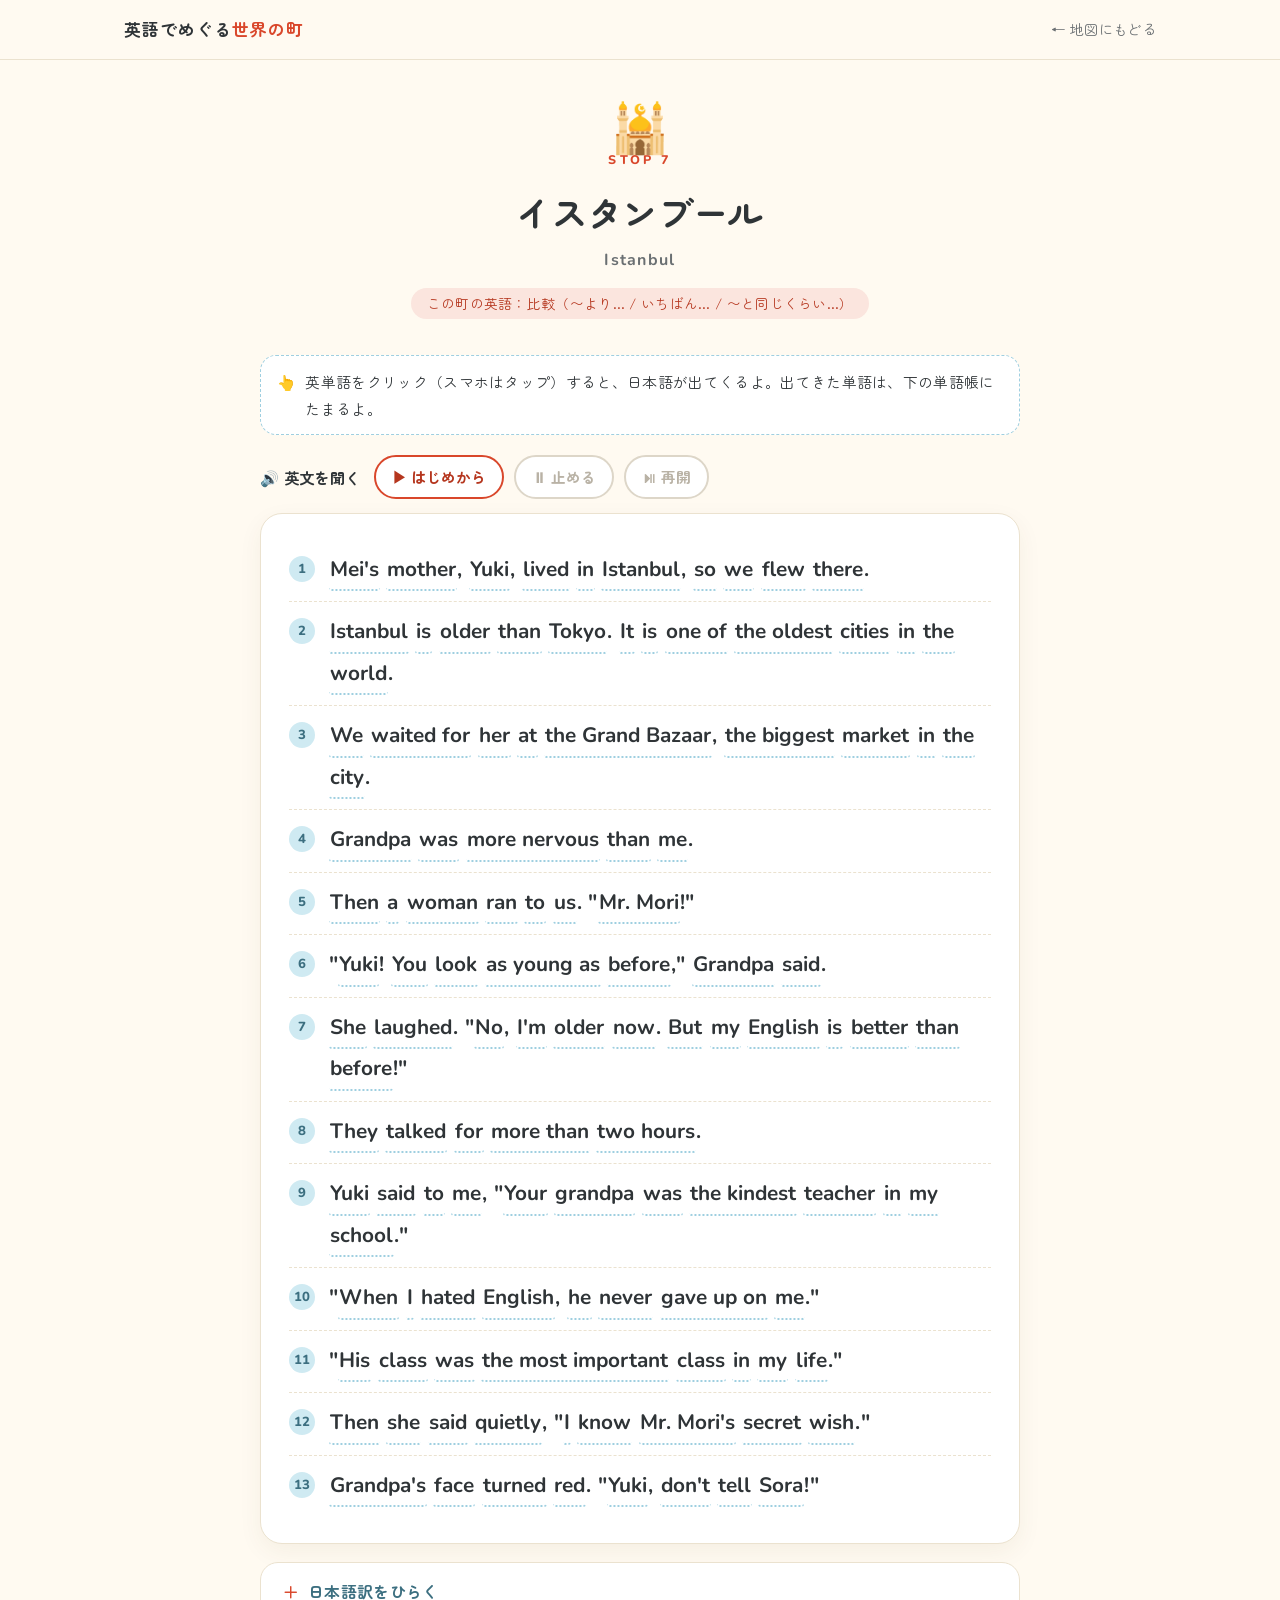
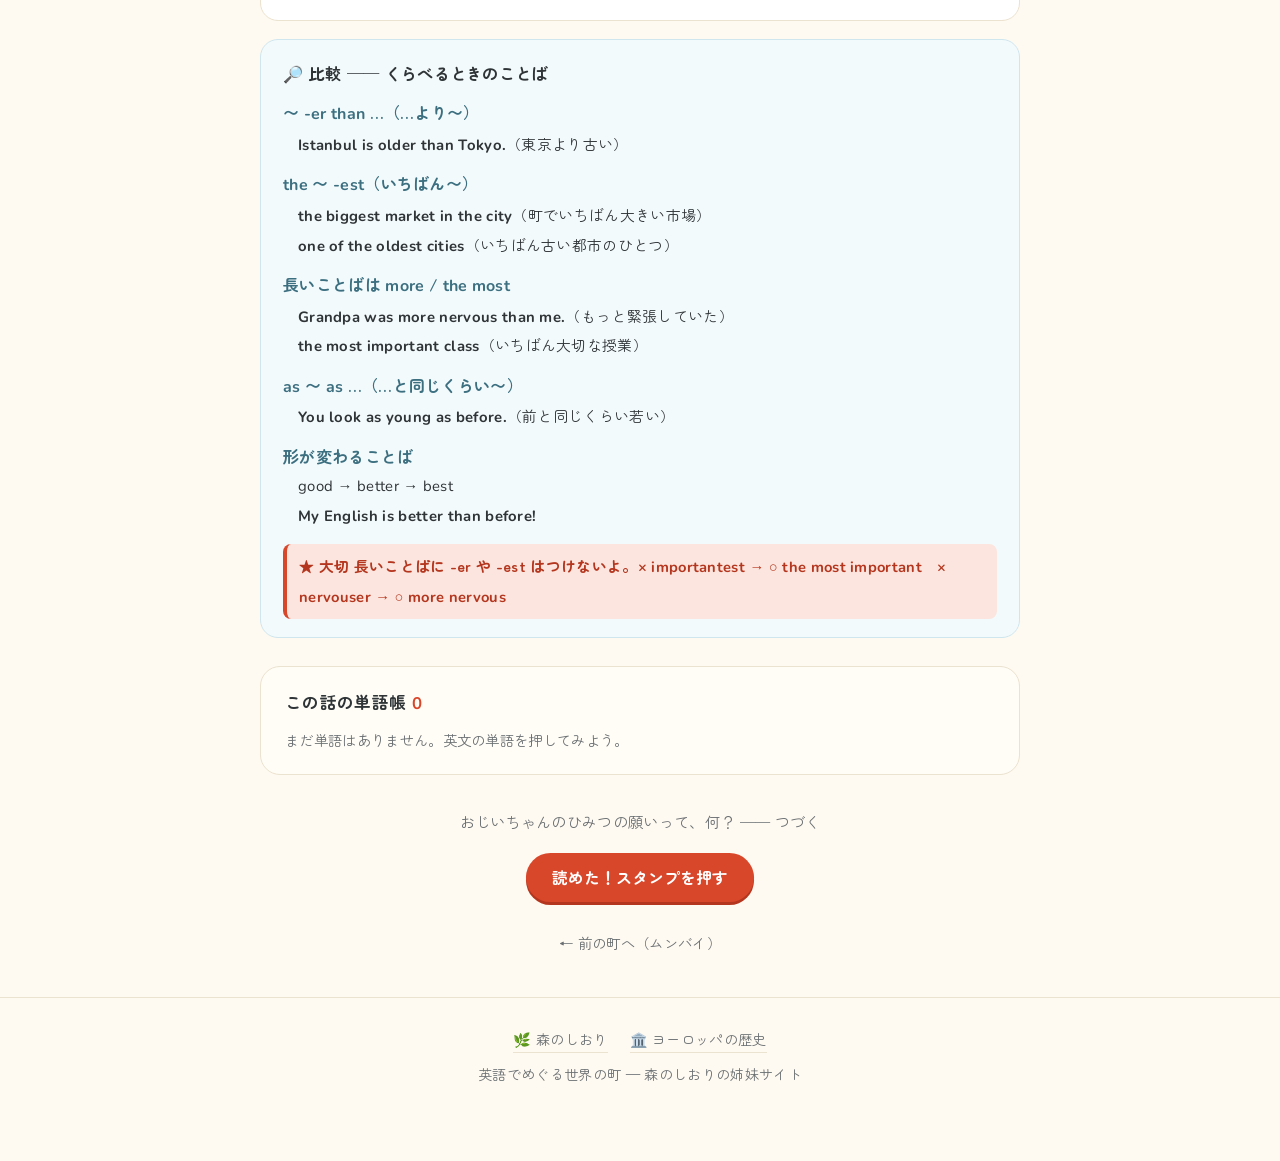
<file: istanbul.html>
<!DOCTYPE html>
<html lang="ja">
<head>
  <meta charset="UTF-8">
  <meta name="viewport" content="width=device-width, initial-scale=1.0">
  <title>イスタンブール | 英語でめぐる世界の町</title>
  <link rel="stylesheet" href="towns.css">
</head>
<body data-town="istanbul" data-town-en="ISTANBUL" data-icon="☕">

  <header class="site-header">
    <div class="wrap header-inner">
      <a class="logo" href="index.html">英語でめぐる<span>世界の町</span></a>
      <nav class="header-nav">
        <a href="index.html#map">← 地図にもどる</a>
      </nav>
    </div>
  </header>

  <main class="wrap">
    <div class="narrow">

      <section class="story-hero">
        <div class="big-icon" aria-hidden="true">🕌</div>
        <p class="eyebrow">STOP 7</p>
        <h1>イスタンブール</h1>
        <p class="en-name">Istanbul</p>
        <p class="grammar-tag">この町の英語：比較（〜より… / いちばん… / 〜と同じくらい…）</p>
      </section>

      <p class="hint"><span aria-hidden="true">👆</span><span>英単語をクリック（スマホはタップ）すると、日本語が出てくるよ。出てきた単語は、下の単語帳にたまるよ。</span></p>

      <ol class="story en-font">
        <li><p class="en"><button class="w" data-ja="メイの（'s ＝ 〜の）">Mei's</button> <button class="w" data-ja="母">mother</button>, <button class="w" data-ja="ユキ（メイの母。おじいちゃんの昔の教え子）">Yuki</button>, <button class="w" data-ja="住んでいた（live の過去形）">lived</button> <button class="w" data-ja="〜に">in</button> <button class="w" data-ja="イスタンブール（トルコの大きな町）">Istanbul</button>, <button class="w" data-ja="だから">so</button> <button class="w" data-ja="私たちは">we</button> <button class="w" data-ja="飛行機で行った（fly の過去形）">flew</button> <button class="w" data-ja="そこへ">there</button>.</p></li>
        <li><p class="en"><button class="w" data-ja="イスタンブール（トルコの大きな町）">Istanbul</button> <button class="w" data-ja="〜です（be動詞）">is</button> <button class="w" data-ja="より古い（old の比較級）">older</button> <button class="w" data-ja="〜よりも">than</button> <button class="w" data-ja="東京">Tokyo</button>. <button class="w" data-ja="それは">It</button> <button class="w" data-ja="〜です（be動詞）">is</button> <button class="w" data-ja="〜のうちの1つ">one of</button> <button class="w" data-ja="いちばん古い（old の最上級）">the oldest</button> <button class="w" data-ja="都市（city の複数形）">cities</button> <button class="w" data-ja="〜の中で">in</button> <button class="w" data-ja="その">the</button> <button class="w" data-ja="世界">world</button>.</p></li>
        <li><p class="en"><button class="w" data-ja="私たちは">We</button> <button class="w" data-ja="〜を待った（wait for の過去形）">waited for</button> <button class="w" data-ja="彼女を">her</button> <button class="w" data-ja="〜で">at</button> <button class="w" data-ja="グランドバザール（イスタンブールの大きな屋根つき市場）">the Grand Bazaar</button>, <button class="w" data-ja="いちばん大きい（big の最上級）">the biggest</button> <button class="w" data-ja="市場">market</button> <button class="w" data-ja="〜の中で">in</button> <button class="w" data-ja="その">the</button> <button class="w" data-ja="町・都市">city</button>.</p></li>
        <li><p class="en"><button class="w" data-ja="おじいちゃん">Grandpa</button> <button class="w" data-ja="〜だった（be動詞の過去形）">was</button> <button class="w" data-ja="もっと緊張した（more ＋ 長いことば）">more nervous</button> <button class="w" data-ja="〜よりも">than</button> <button class="w" data-ja="私">me</button>.</p></li>
        <li><p class="en"><button class="w" data-ja="そのとき">Then</button> <button class="w" data-ja="ひとりの">a</button> <button class="w" data-ja="女の人">woman</button> <button class="w" data-ja="走ってきた（run の過去形）">ran</button> <button class="w" data-ja="〜のほうへ">to</button> <button class="w" data-ja="私たち">us</button>. "<button class="w" data-ja="森先生">Mr. Mori</button>!"</p></li>
        <li><p class="en">"<button class="w" data-ja="ユキ（メイの母。おじいちゃんの昔の教え子）">Yuki</button>! <button class="w" data-ja="きみは">You</button> <button class="w" data-ja="〜に見える">look</button> <button class="w" data-ja="〜と同じくらい若い（as ＋ 形容詞 ＋ as）">as young as</button> <button class="w" data-ja="前・以前">before</button>," <button class="w" data-ja="おじいちゃん">Grandpa</button> <button class="w" data-ja="言った（say の過去形）">said</button>.</p></li>
        <li><p class="en"><button class="w" data-ja="彼女は">She</button> <button class="w" data-ja="笑った（laugh の過去形）">laughed</button>. "<button class="w" data-ja="いいえ">No</button>, <button class="w" data-ja="私は〜だ（I am の短い形）">I'm</button> <button class="w" data-ja="より年上の（old の比較級）">older</button> <button class="w" data-ja="今は">now</button>. <button class="w" data-ja="でも">But</button> <button class="w" data-ja="私の">my</button> <button class="w" data-ja="英語">English</button> <button class="w" data-ja="〜です（be動詞）">is</button> <button class="w" data-ja="もっとよい（good の比較級）">better</button> <button class="w" data-ja="〜よりも">than</button> <button class="w" data-ja="前・以前">before</button>!"</p></li>
        <li><p class="en"><button class="w" data-ja="彼らは">They</button> <button class="w" data-ja="話した（talk の過去形）">talked</button> <button class="w" data-ja="〜のあいだ">for</button> <button class="w" data-ja="〜より多く・〜以上">more than</button> <button class="w" data-ja="2時間">two hours</button>.</p></li>
        <li><p class="en"><button class="w" data-ja="ユキ（メイの母。おじいちゃんの昔の教え子）">Yuki</button> <button class="w" data-ja="言った（say の過去形）">said</button> <button class="w" data-ja="〜に">to</button> <button class="w" data-ja="私">me</button>, "<button class="w" data-ja="あなたの">Your</button> <button class="w" data-ja="おじいちゃん">grandpa</button> <button class="w" data-ja="〜だった（be動詞の過去形）">was</button> <button class="w" data-ja="いちばん親切な（kind の最上級）">the kindest</button> <button class="w" data-ja="先生">teacher</button> <button class="w" data-ja="〜の中で">in</button> <button class="w" data-ja="私の">my</button> <button class="w" data-ja="学校">school</button>."</p></li>
        <li><p class="en">"<button class="w" data-ja="〜したとき（接続詞）">When</button> <button class="w" data-ja="私は">I</button> <button class="w" data-ja="大きらいだった（hate の過去形）">hated</button> <button class="w" data-ja="英語">English</button>, <button class="w" data-ja="彼は">he</button> <button class="w" data-ja="一度も〜しなかった">never</button> <button class="w" data-ja="〜をあきらめた（give up on の過去形）">gave up on</button> <button class="w" data-ja="私">me</button>."</p></li>
        <li><p class="en">"<button class="w" data-ja="彼の">His</button> <button class="w" data-ja="授業">class</button> <button class="w" data-ja="〜だった（be動詞の過去形）">was</button> <button class="w" data-ja="いちばん大切な（the most ＋ 長いことば）">the most important</button> <button class="w" data-ja="授業">class</button> <button class="w" data-ja="〜の中で">in</button> <button class="w" data-ja="私の">my</button> <button class="w" data-ja="人生">life</button>."</p></li>
        <li><p class="en"><button class="w" data-ja="そのとき">Then</button> <button class="w" data-ja="彼女は">she</button> <button class="w" data-ja="言った（say の過去形）">said</button> <button class="w" data-ja="小さな声で・静かに">quietly</button>, "<button class="w" data-ja="私は">I</button> <button class="w" data-ja="知っている">know</button> <button class="w" data-ja="森先生の（'s ＝ 〜の）">Mr. Mori's</button> <button class="w" data-ja="ひみつの">secret</button> <button class="w" data-ja="願い">wish</button>."</p></li>
        <li><p class="en"><button class="w" data-ja="おじいちゃんの（'s ＝ 〜の）">Grandpa's</button> <button class="w" data-ja="顔">face</button> <button class="w" data-ja="〜になった（turn の過去形）">turned</button> <button class="w" data-ja="赤い">red</button>. "<button class="w" data-ja="ユキ（メイの母。おじいちゃんの昔の教え子）">Yuki</button>, <button class="w" data-ja="〜するな（Don't ＋ 動詞の原形）">don't</button> <button class="w" data-ja="話す・伝える">tell</button> <button class="w" data-ja="ソラ（Sora）">Sora</button>!"</p></li>
      </ol>

      <details class="translation">
        <summary>日本語訳をひらく</summary>
        <ol>
          <li>メイさんのお母さんのユキさんはイスタンブールに住んでいたので、そこへ飛んだ。</li>
          <li>イスタンブールは東京より古い。世界でいちばん古い都市のひとつだ。</li>
          <li>町でいちばん大きな市場、グランドバザールでユキさんを待った。</li>
          <li>おじいちゃんのほうが、ずっと緊張していた。</li>
          <li>そのとき、ひとりの女の人が走ってきた。「森先生！」</li>
          <li>「ユキ！ 前と同じくらい若いなあ」とおじいちゃんは言った。</li>
          <li>ユキさんは笑った。「いいえ、今はもう年をとりました。でも、英語は前よりじょうずですよ！」</li>
          <li>二人は2時間以上も話した。</li>
          <li>ユキさんがこちらに言った。「あなたのおじいさんは、学校でいちばんやさしい先生だったのよ。」</li>
          <li>「わたしが英語を大きらいだったとき、先生は一度もわたしを見はなさなかった。」</li>
          <li>「先生の授業は、わたしの人生でいちばん大切な授業だったの。」</li>
          <li>それから、ユキさんは小さな声で言った。「わたし、森先生のひみつの願いを知っているのよ。」</li>
          <li>おじいちゃんの顔が真っ赤になった。「ユキ、Sora には言うんじゃない！」</li>
        </ol>
      </details>

      <section class="grammar-box">
        <h2>🔎 比較 ── くらべるときのことば</h2>
        <dl>
          <dt>〜 <span class="en-font">-er than</span> …（…より〜）</dt>
          <dd><span class="ex en-font">Istanbul is older than Tokyo.</span>（東京より古い）</dd>
          <dt><span class="en-font">the</span> 〜 <span class="en-font">-est</span>（いちばん〜）</dt>
          <dd><span class="ex en-font">the biggest market in the city</span>（町でいちばん大きい市場）<br><span class="ex en-font">one of the oldest cities</span>（いちばん古い都市のひとつ）</dd>
          <dt>長いことばは <span class="en-font">more</span> / <span class="en-font">the most</span></dt>
          <dd><span class="ex en-font">Grandpa was more nervous than me.</span>（もっと緊張していた）<br><span class="ex en-font">the most important class</span>（いちばん大切な授業）</dd>
          <dt><span class="en-font">as</span> 〜 <span class="en-font">as</span> …（…と同じくらい〜）</dt>
          <dd><span class="ex en-font">You look as young as before.</span>（前と同じくらい若い）</dd>
          <dt>形が変わることば</dt>
          <dd><span class="en-font">good → better → best</span><br><span class="ex en-font">My English is better than before!</span></dd>
        </dl>
        <p class="note">長いことばに -er や -est はつけないよ。<span class="en-font">× importantest → ○ the most important</span>　<span class="en-font">× nervouser → ○ more nervous</span></p>
      </section>

      <section class="wordbook" aria-live="polite">
        <h2>この話の単語帳<span id="word-count">0</span></h2>
        <p class="empty" id="word-empty">まだ単語はありません。英文の単語を押してみよう。</p>
        <ul id="wordbook"></ul>
      </section>

      <section class="finish">
        <p class="tsuzuku">おじいちゃんのひみつの願いって、何？ ── つづく</p>
        <button class="btn" id="stamp-btn" type="button">読めた！スタンプを押す</button>
        <div class="stamp" id="stamp" aria-hidden="true">
          <span class="s-top">ISTANBUL</span>
          <span class="s-icon">☕</span>
          <span class="s-date" id="stamp-date"></span>
        </div>
        <div class="next-box" id="next-box">
          <p class="secret">次の町は……？（じゅんび中）</p>
          <a class="btn btn-ghost" href="index.html#map">地図でスタンプを見る</a>
        </div>
        <p class="prev-town"><a href="mumbai.html">← 前の町へ（ムンバイ）</a></p>
      </section>

    </div>
  </main>

  <footer class="site-footer">
    <div class="wrap">
      <p class="sisters">
        <a href="https://ugj50697-art.github.io/Mori-no-shiori/">🌿 森のしおり</a>
        <a href="https://ugj50697-art.github.io/europe-history/">🏛️ ヨーロッパの歴史</a>
      </p>
      <p>英語でめぐる世界の町 — 森のしおりの姉妹サイト</p>
    </div>
  </footer>

  <div class="bubble" id="bubble" role="status"></div>
  <script src="story.js"></script>
</body>
</html>
</file>
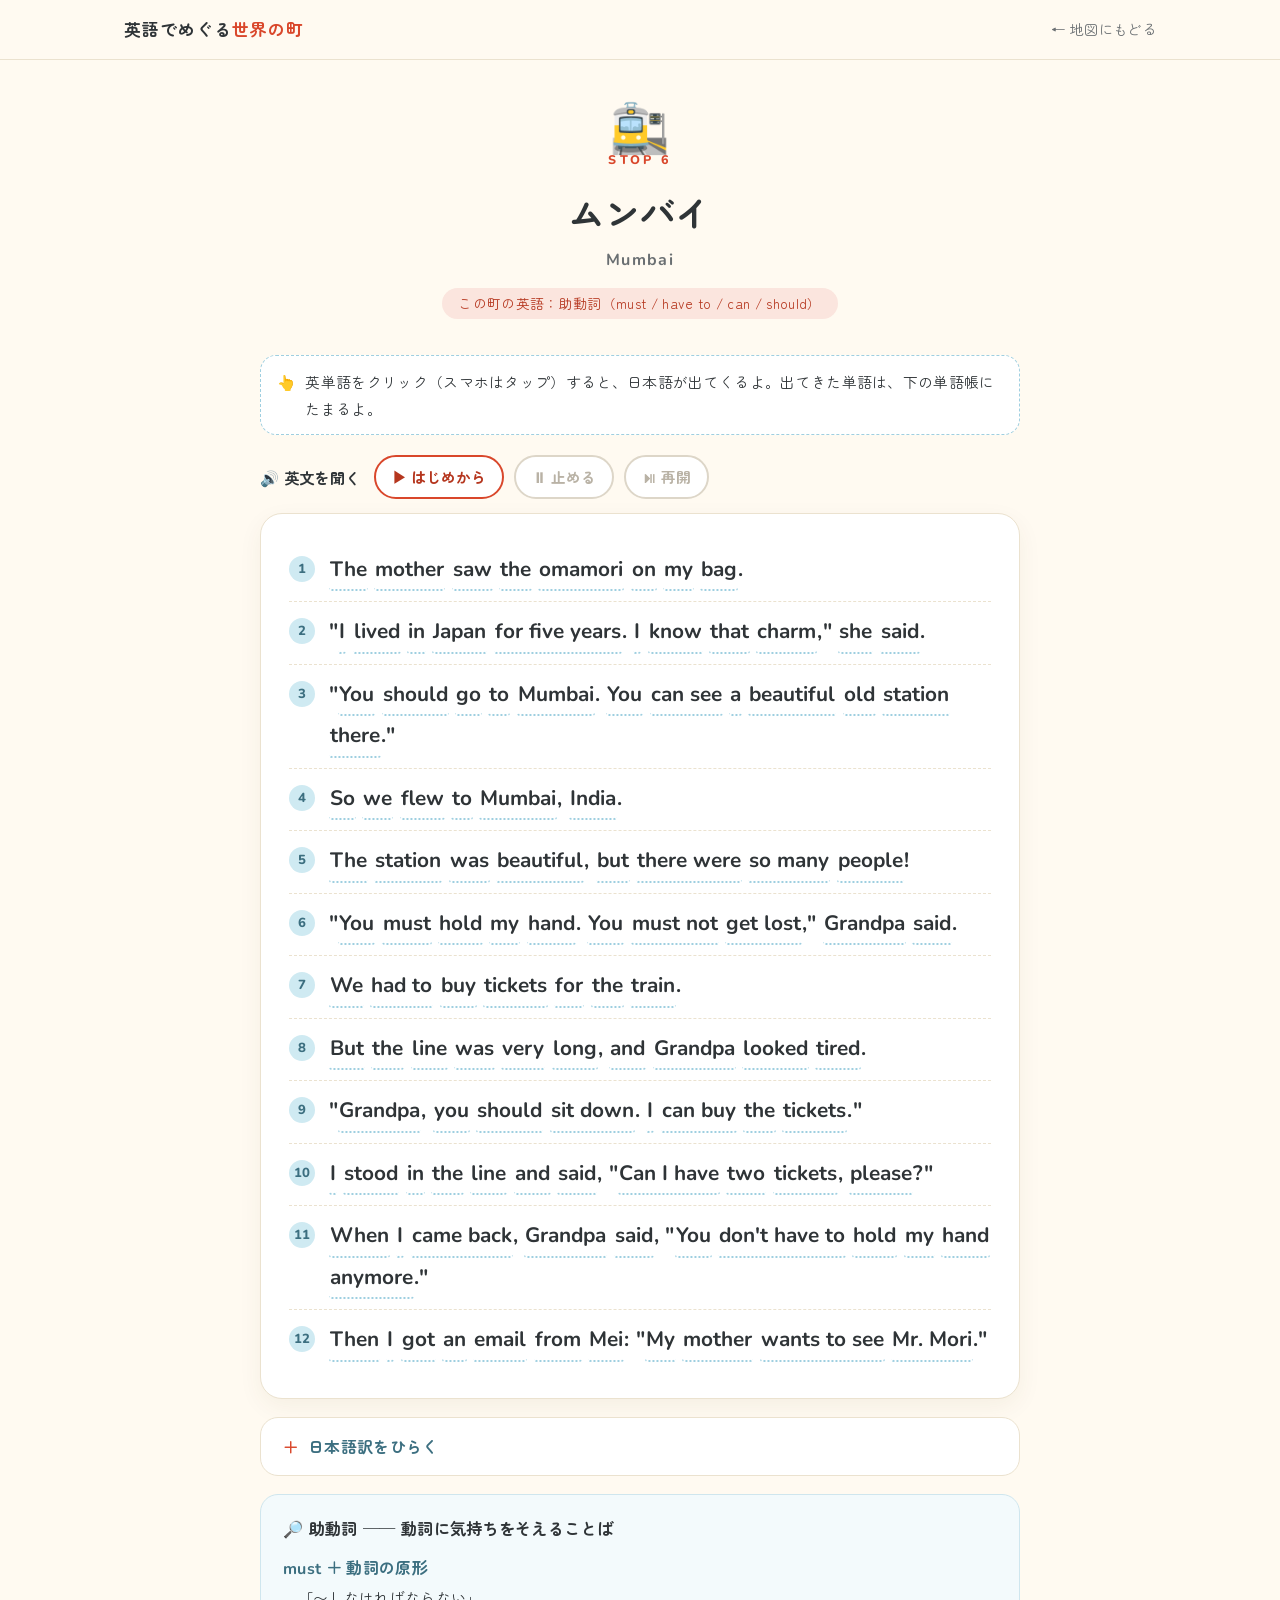
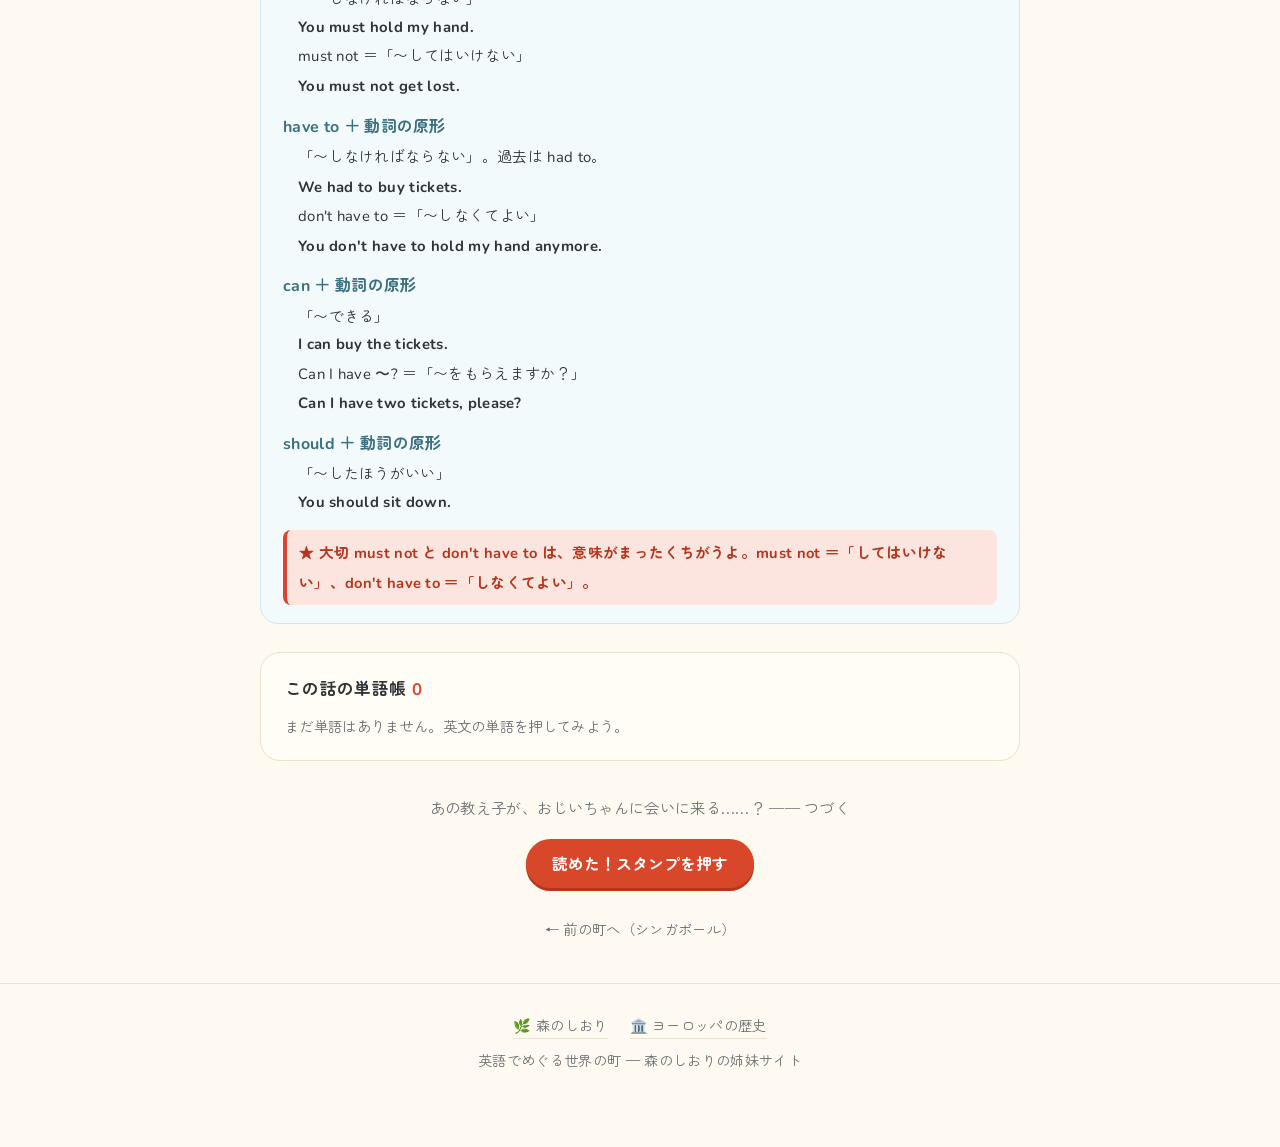
<file: mumbai.html>
<!DOCTYPE html>
<html lang="ja">
<head>
  <meta charset="UTF-8">
  <meta name="viewport" content="width=device-width, initial-scale=1.0">
  <title>ムンバイ | 英語でめぐる世界の町</title>
  <link rel="stylesheet" href="towns.css">
</head>
<body data-town="mumbai" data-town-en="MUMBAI" data-icon="☀">

  <header class="site-header">
    <div class="wrap header-inner">
      <a class="logo" href="index.html">英語でめぐる<span>世界の町</span></a>
      <nav class="header-nav">
        <a href="index.html#map">← 地図にもどる</a>
      </nav>
    </div>
  </header>

  <main class="wrap">
    <div class="narrow">

      <section class="story-hero">
        <div class="big-icon" aria-hidden="true">🚉</div>
        <p class="eyebrow">STOP 6</p>
        <h1>ムンバイ</h1>
        <p class="en-name">Mumbai</p>
        <p class="grammar-tag">この町の英語：助動詞（must / have to / can / should）</p>
      </section>

      <p class="hint"><span aria-hidden="true">👆</span><span>英単語をクリック（スマホはタップ）すると、日本語が出てくるよ。出てきた単語は、下の単語帳にたまるよ。</span></p>

      <ol class="story en-font">
        <li><p class="en"><button class="w" data-ja="その">The</button> <button class="w" data-ja="母親">mother</button> <button class="w" data-ja="見た（see の過去形）">saw</button> <button class="w" data-ja="その">the</button> <button class="w" data-ja="お守り（日本語のまま英語でも使う）">omamori</button> <button class="w" data-ja="〜の上の・〜についている">on</button> <button class="w" data-ja="ぼくの・私の">my</button> <button class="w" data-ja="かばん">bag</button>.</p></li>
        <li><p class="en">"<button class="w" data-ja="私は">I</button> <button class="w" data-ja="住んでいた（live の過去形）">lived</button> <button class="w" data-ja="〜に">in</button> <button class="w" data-ja="日本">Japan</button> <button class="w" data-ja="5年間">for five years</button>. <button class="w" data-ja="私は">I</button> <button class="w" data-ja="知っている">know</button> <button class="w" data-ja="その・あの">that</button> <button class="w" data-ja="お守り">charm</button>," <button class="w" data-ja="彼女は">she</button> <button class="w" data-ja="言った（say の過去形）">said</button>.</p></li>
        <li><p class="en">"<button class="w" data-ja="あなたは">You</button> <button class="w" data-ja="〜したほうがいい（should ＋ 動詞の原形）">should</button> <button class="w" data-ja="行く">go</button> <button class="w" data-ja="〜へ">to</button> <button class="w" data-ja="ムンバイ（インドの大きな港町）">Mumbai</button>. <button class="w" data-ja="あなたは">You</button> <button class="w" data-ja="見ることができる（can ＋ 動詞の原形）">can see</button> <button class="w" data-ja="ひとつの">a</button> <button class="w" data-ja="美しい">beautiful</button> <button class="w" data-ja="古い">old</button> <button class="w" data-ja="駅">station</button> <button class="w" data-ja="そこで">there</button>."</p></li>
        <li><p class="en"><button class="w" data-ja="だから・それで">So</button> <button class="w" data-ja="私たちは">we</button> <button class="w" data-ja="飛行機で行った（fly の過去形）">flew</button> <button class="w" data-ja="〜へ">to</button> <button class="w" data-ja="ムンバイ（インドの大きな港町）">Mumbai</button>, <button class="w" data-ja="インド">India</button>.</p></li>
        <li><p class="en"><button class="w" data-ja="その">The</button> <button class="w" data-ja="駅">station</button> <button class="w" data-ja="〜だった（be動詞の過去形）">was</button> <button class="w" data-ja="美しい">beautiful</button>, <button class="w" data-ja="でも">but</button> <button class="w" data-ja="〜がいた（There were ＋ 2人以上）">there were</button> <button class="w" data-ja="とてもたくさんの">so many</button> <button class="w" data-ja="人々">people</button>!</p></li>
        <li><p class="en">"<button class="w" data-ja="きみは・あなたは">You</button> <button class="w" data-ja="〜しなければならない（must ＋ 動詞の原形）">must</button> <button class="w" data-ja="にぎる・つかむ">hold</button> <button class="w" data-ja="私の">my</button> <button class="w" data-ja="手">hand</button>. <button class="w" data-ja="きみは・あなたは">You</button> <button class="w" data-ja="〜してはいけない（must ＋ not）">must not</button> <button class="w" data-ja="迷子になる">get lost</button>," <button class="w" data-ja="おじいちゃん">Grandpa</button> <button class="w" data-ja="言った（say の過去形）">said</button>.</p></li>
        <li><p class="en"><button class="w" data-ja="私たちは">We</button> <button class="w" data-ja="〜しなければならなかった（have to の過去形）">had to</button> <button class="w" data-ja="買う">buy</button> <button class="w" data-ja="切符（ticket の複数形）">tickets</button> <button class="w" data-ja="〜のための">for</button> <button class="w" data-ja="その">the</button> <button class="w" data-ja="電車">train</button>.</p></li>
        <li><p class="en"><button class="w" data-ja="でも">But</button> <button class="w" data-ja="その">the</button> <button class="w" data-ja="列">line</button> <button class="w" data-ja="〜だった（be動詞の過去形）">was</button> <button class="w" data-ja="とても">very</button> <button class="w" data-ja="長い">long</button>, <button class="w" data-ja="そして">and</button> <button class="w" data-ja="おじいちゃん">Grandpa</button> <button class="w" data-ja="〜に見えた（look の過去形）">looked</button> <button class="w" data-ja="疲れた">tired</button>.</p></li>
        <li><p class="en">"<button class="w" data-ja="おじいちゃん">Grandpa</button>, <button class="w" data-ja="あなたは">you</button> <button class="w" data-ja="〜したほうがいい（should ＋ 動詞の原形）">should</button> <button class="w" data-ja="すわる">sit down</button>. <button class="w" data-ja="ぼくは・私は">I</button> <button class="w" data-ja="買える（can ＋ 動詞の原形）">can buy</button> <button class="w" data-ja="その">the</button> <button class="w" data-ja="切符（ticket の複数形）">tickets</button>."</p></li>
        <li><p class="en"><button class="w" data-ja="ぼくは・私は">I</button> <button class="w" data-ja="並んだ・立った（stand の過去形）">stood</button> <button class="w" data-ja="〜の中に">in</button> <button class="w" data-ja="その">the</button> <button class="w" data-ja="列">line</button> <button class="w" data-ja="そして">and</button> <button class="w" data-ja="言った（say の過去形）">said</button>, "<button class="w" data-ja="〜をもらえますか（Can I have 〜?）">Can I have</button> <button class="w" data-ja="2枚の">two</button> <button class="w" data-ja="切符（ticket の複数形）">tickets</button>, <button class="w" data-ja="おねがいします">please</button>?"</p></li>
        <li><p class="en"><button class="w" data-ja="〜したとき（接続詞）">When</button> <button class="w" data-ja="ぼくは・私は">I</button> <button class="w" data-ja="もどった（come back の過去形）">came back</button>, <button class="w" data-ja="おじいちゃん">Grandpa</button> <button class="w" data-ja="言った（say の過去形）">said</button>, "<button class="w" data-ja="きみは・あなたは">You</button> <button class="w" data-ja="〜しなくてよい（have to の否定）">don't have to</button> <button class="w" data-ja="にぎる・つかむ">hold</button> <button class="w" data-ja="私の">my</button> <button class="w" data-ja="手">hand</button> <button class="w" data-ja="もう（〜ない）">anymore</button>."</p></li>
        <li><p class="en"><button class="w" data-ja="そのとき">Then</button> <button class="w" data-ja="ぼくは・私は">I</button> <button class="w" data-ja="受け取った（get の過去形）">got</button> <button class="w" data-ja="1通の">an</button> <button class="w" data-ja="メール">email</button> <button class="w" data-ja="〜から">from</button> <button class="w" data-ja="メイ（香港で会った女の人）">Mei</button>: "<button class="w" data-ja="私の">My</button> <button class="w" data-ja="母">mother</button> <button class="w" data-ja="会いたがっている（want to ＋ 動詞の原形）">wants to see</button> <button class="w" data-ja="森先生">Mr. Mori</button>."</p></li>
      </ol>

      <details class="translation">
        <summary>日本語訳をひらく</summary>
        <ol>
          <li>お母さんは、かばんについていたお守りを見たのだった。</li>
          <li>「日本に5年住んでいたの。そのお守り、知っているわ」とお母さんは言った。</li>
          <li>「ムンバイに行くといいわよ。そこで、美しい古い駅が見られるから。」</li>
          <li>それで、インドのムンバイへ飛んだ。</li>
          <li>駅は美しかった。でも、人がものすごく多い！</li>
          <li>「手をはなすんじゃないぞ。迷子になってはいかん」とおじいちゃんは言った。</li>
          <li>電車の切符を買わなければならなかった。</li>
          <li>でも列はとても長く、おじいちゃんは疲れているように見えた。</li>
          <li>「おじいちゃん、すわっていて。切符なら買えるから。」</li>
          <li>列に並んで、「切符を2枚ください」と言った。</li>
          <li>もどると、おじいちゃんが言った。「もう、手をつながなくてもいいな。」</li>
          <li>そのとき、メイさんからメールが届いた。「母が、森先生に会いたがっています。」</li>
        </ol>
      </details>

      <section class="grammar-box">
        <h2>🔎 助動詞 ── 動詞に気持ちをそえることば</h2>
        <dl>
          <dt><span class="en-font">must</span> ＋ 動詞の原形</dt>
          <dd>「〜しなければならない」<br><span class="ex en-font">You must hold my hand.</span><br><span class="en-font">must not</span> ＝「〜してはいけない」<br><span class="ex en-font">You must not get lost.</span></dd>
          <dt><span class="en-font">have to</span> ＋ 動詞の原形</dt>
          <dd>「〜しなければならない」。過去は <span class="en-font">had to</span>。<br><span class="ex en-font">We had to buy tickets.</span><br><span class="en-font">don't have to</span> ＝「〜しなくてよい」<br><span class="ex en-font">You don't have to hold my hand anymore.</span></dd>
          <dt><span class="en-font">can</span> ＋ 動詞の原形</dt>
          <dd>「〜できる」<br><span class="ex en-font">I can buy the tickets.</span><br><span class="en-font">Can I have 〜?</span> ＝「〜をもらえますか？」<br><span class="ex en-font">Can I have two tickets, please?</span></dd>
          <dt><span class="en-font">should</span> ＋ 動詞の原形</dt>
          <dd>「〜したほうがいい」<br><span class="ex en-font">You should sit down.</span></dd>
        </dl>
        <p class="note"><span class="en-font">must not</span> と <span class="en-font">don't have to</span> は、意味がまったくちがうよ。<span class="en-font">must not</span> ＝「してはいけない」、<span class="en-font">don't have to</span> ＝「しなくてよい」。</p>
      </section>

      <section class="wordbook" aria-live="polite">
        <h2>この話の単語帳<span id="word-count">0</span></h2>
        <p class="empty" id="word-empty">まだ単語はありません。英文の単語を押してみよう。</p>
        <ul id="wordbook"></ul>
      </section>

      <section class="finish">
        <p class="tsuzuku">あの教え子が、おじいちゃんに会いに来る……？ ── つづく</p>
        <button class="btn" id="stamp-btn" type="button">読めた！スタンプを押す</button>
        <div class="stamp" id="stamp" aria-hidden="true">
          <span class="s-top">MUMBAI</span>
          <span class="s-icon">☀</span>
          <span class="s-date" id="stamp-date"></span>
        </div>
        <div class="next-box" id="next-box">
          <p class="secret">次の町が見えてきた！</p>
          <a class="btn" href="istanbul.html">次の町へ ✈</a>
          <a class="btn btn-ghost" href="index.html#map">地図でスタンプを見る</a>
        </div>
        <p class="prev-town"><a href="singapore.html">← 前の町へ（シンガポール）</a></p>
      </section>

    </div>
  </main>

  <footer class="site-footer">
    <div class="wrap">
      <p class="sisters">
        <a href="https://ugj50697-art.github.io/Mori-no-shiori/">🌿 森のしおり</a>
        <a href="https://ugj50697-art.github.io/europe-history/">🏛️ ヨーロッパの歴史</a>
      </p>
      <p>英語でめぐる世界の町 — 森のしおりの姉妹サイト</p>
    </div>
  </footer>

  <div class="bubble" id="bubble" role="status"></div>
  <script src="story.js"></script>
</body>
</html>
</file>
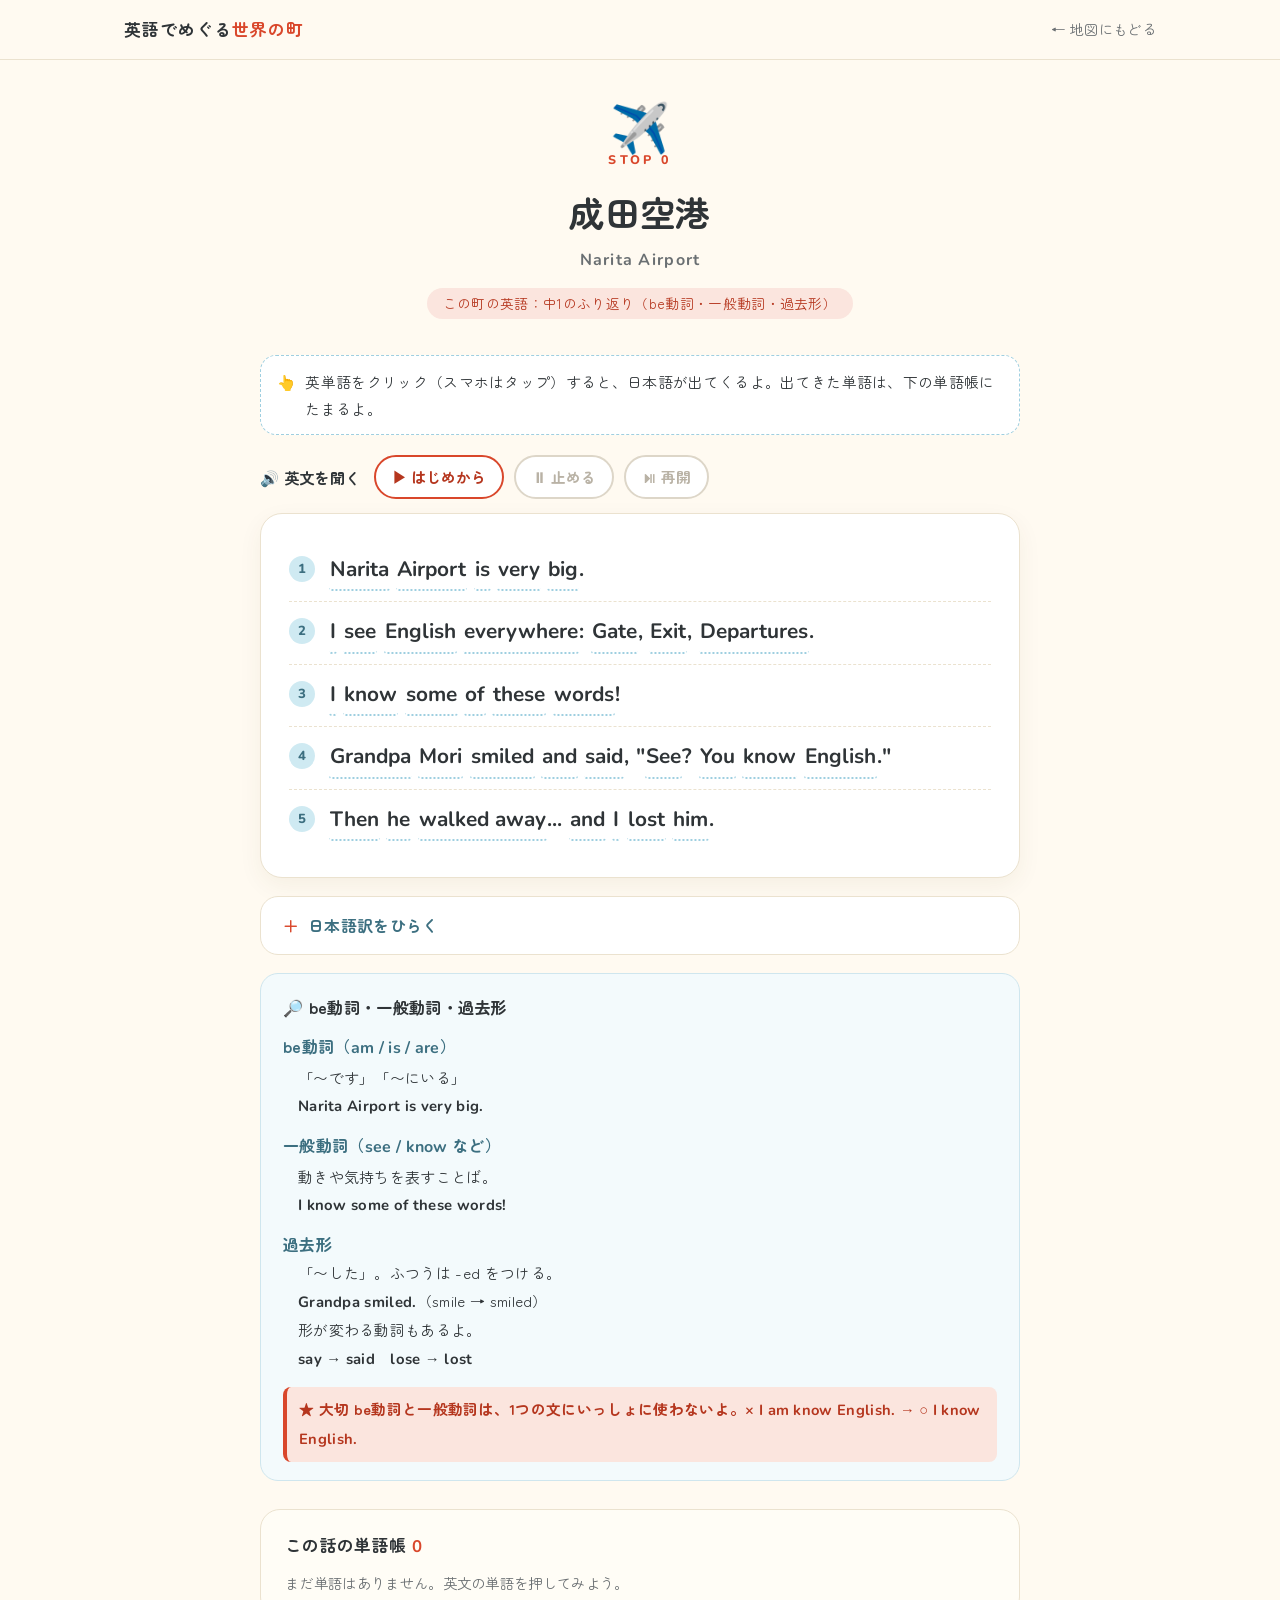
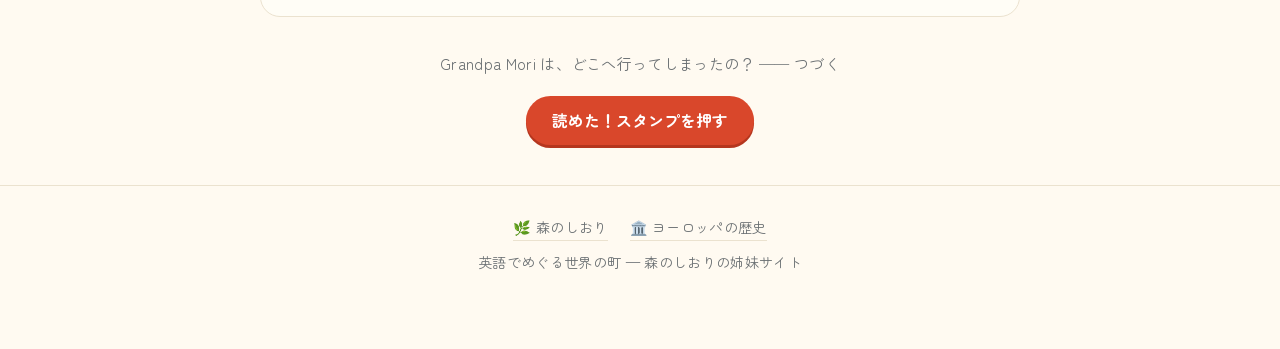
<file: narita.html>
<!DOCTYPE html>
<html lang="ja">
<head>
  <meta charset="UTF-8">
  <meta name="viewport" content="width=device-width, initial-scale=1.0">
  <title>成田空港 | 英語でめぐる世界の町</title>
  <link rel="stylesheet" href="towns.css">
</head>
<body data-town="narita" data-town-en="NARITA" data-icon="✈">

  <header class="site-header">
    <div class="wrap header-inner">
      <a class="logo" href="index.html">英語でめぐる<span>世界の町</span></a>
      <nav class="header-nav">
        <a href="index.html#map">← 地図にもどる</a>
      </nav>
    </div>
  </header>

  <main class="wrap">
    <div class="narrow">

      <section class="story-hero">
        <div class="big-icon" aria-hidden="true">✈️</div>
        <p class="eyebrow">STOP 0</p>
        <h1>成田空港</h1>
        <p class="en-name">Narita Airport</p>
        <p class="grammar-tag">この町の英語：中1のふり返り（be動詞・一般動詞・過去形）</p>
      </section>

      <p class="hint"><span aria-hidden="true">👆</span><span>英単語をクリック（スマホはタップ）すると、日本語が出てくるよ。出てきた単語は、下の単語帳にたまるよ。</span></p>

      <ol class="story en-font">
        <li><p class="en"><button class="w" data-ja="成田（千葉県の地名）">Narita</button> <button class="w" data-ja="空港">Airport</button> <button class="w" data-ja="〜です（be動詞）">is</button> <button class="w" data-ja="とても">very</button> <button class="w" data-ja="大きい">big</button>.</p></li>
        <li><p class="en"><button class="w" data-ja="ぼくは・私は">I</button> <button class="w" data-ja="見える・目に入る">see</button> <button class="w" data-ja="英語">English</button> <button class="w" data-ja="どこにでも・いたるところに">everywhere</button>: <button class="w" data-ja="ゲート（飛行機に乗る入口）">Gate</button>, <button class="w" data-ja="出口">Exit</button>, <button class="w" data-ja="出発（空港の「出発」の案内）">Departures</button>.</p></li>
        <li><p class="en"><button class="w" data-ja="ぼくは・私は">I</button> <button class="w" data-ja="知っている">know</button> <button class="w" data-ja="いくつか">some</button> <button class="w" data-ja="〜のうちの">of</button> <button class="w" data-ja="これらの">these</button> <button class="w" data-ja="単語（word の複数形）">words</button>!</p></li>
        <li><p class="en"><button class="w" data-ja="おじいちゃん">Grandpa</button> <button class="w" data-ja="森（おじいちゃんの名字）">Mori</button> <button class="w" data-ja="ほほえんだ（smile の過去形）">smiled</button> <button class="w" data-ja="そして">and</button> <button class="w" data-ja="言った（say の過去形）">said</button>, "<button class="w" data-ja="ほらね（See? で「ほらね」）">See</button>? <button class="w" data-ja="きみは・あなたは">You</button> <button class="w" data-ja="知っている">know</button> <button class="w" data-ja="英語">English</button>."</p></li>
        <li><p class="en"><button class="w" data-ja="それから">Then</button> <button class="w" data-ja="彼は">he</button> <button class="w" data-ja="歩いて行ってしまった（walk away の過去形）">walked away</button>... <button class="w" data-ja="そして">and</button> <button class="w" data-ja="ぼくは・私は">I</button> <button class="w" data-ja="見失った（lose の過去形）">lost</button> <button class="w" data-ja="彼を">him</button>.</p></li>
      </ol>

      <details class="translation">
        <summary>日本語訳をひらく</summary>
        <ol>
          <li>成田空港は、とても大きい。</li>
          <li>どこを見ても英語が目に入る。ゲート、出口、出発。</li>
          <li>この中に、知っている単語がいくつかある！</li>
          <li>おじいちゃんはにっこりして言った。「ほらね。英語、わかるじゃないか。」</li>
          <li>それから、おじいちゃんは歩いて行ってしまって……見失ってしまった。</li>
        </ol>
      </details>

      <section class="grammar-box">
        <h2>🔎 be動詞・一般動詞・過去形</h2>
        <dl>
          <dt>be動詞（<span class="en-font">am / is / are</span>）</dt>
          <dd>「〜です」「〜にいる」<br><span class="ex en-font">Narita Airport is very big.</span></dd>
          <dt>一般動詞（<span class="en-font">see / know</span> など）</dt>
          <dd>動きや気持ちを表すことば。<br><span class="ex en-font">I know some of these words!</span></dd>
          <dt>過去形</dt>
          <dd>「〜した」。ふつうは -ed をつける。<br><span class="ex en-font">Grandpa smiled.</span>（smile → smiled）<br>形が変わる動詞もあるよ。<br><span class="ex en-font">say → said　lose → lost</span></dd>
        </dl>
        <p class="note">be動詞と一般動詞は、1つの文にいっしょに使わないよ。<span class="en-font">× I am know English. → ○ I know English.</span></p>
      </section>

      <section class="wordbook" aria-live="polite">
        <h2>この話の単語帳<span id="word-count">0</span></h2>
        <p class="empty" id="word-empty">まだ単語はありません。英文の単語を押してみよう。</p>
        <ul id="wordbook"></ul>
      </section>

      <section class="finish">
        <p class="tsuzuku">Grandpa Mori は、どこへ行ってしまったの？ ── つづく</p>
        <button class="btn" id="stamp-btn" type="button">読めた！スタンプを押す</button>
        <div class="stamp" id="stamp" aria-hidden="true">
          <span class="s-top">NARITA</span>
          <span class="s-icon">✈</span>
          <span class="s-date" id="stamp-date"></span>
        </div>
        <div class="next-box" id="next-box">
          <p class="secret">次の町が見えてきた！</p>
          <a class="btn" href="seoul.html">次の町へ ✈</a>
          <a class="btn btn-ghost" href="index.html#map">地図でスタンプを見る</a>
        </div>
      </section>

    </div>
  </main>

  <footer class="site-footer">
    <div class="wrap">
      <p class="sisters">
        <a href="https://ugj50697-art.github.io/Mori-no-shiori/">🌿 森のしおり</a>
        <a href="https://ugj50697-art.github.io/europe-history/">🏛️ ヨーロッパの歴史</a>
      </p>
      <p>英語でめぐる世界の町 — 森のしおりの姉妹サイト</p>
    </div>
  </footer>

  <div class="bubble" id="bubble" role="status"></div>
  <script src="story.js"></script>
</body>
</html>
</file>
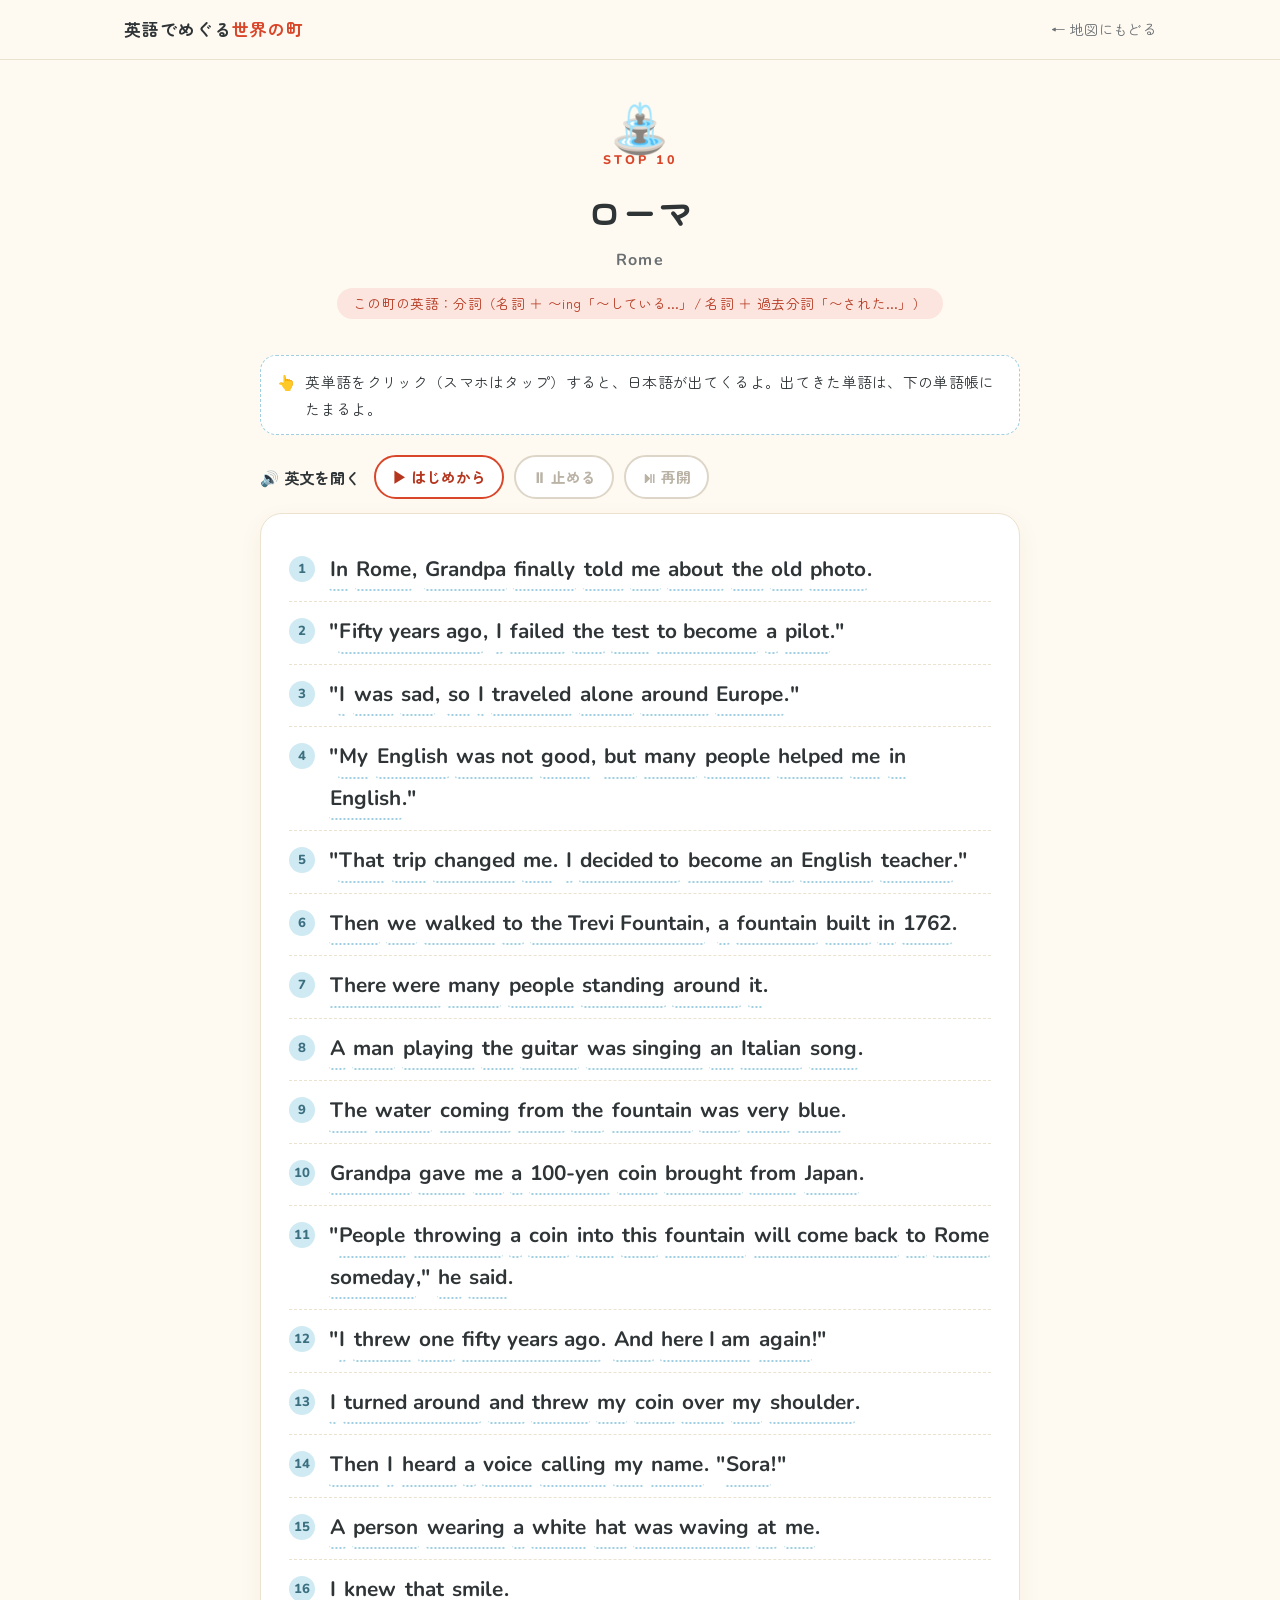
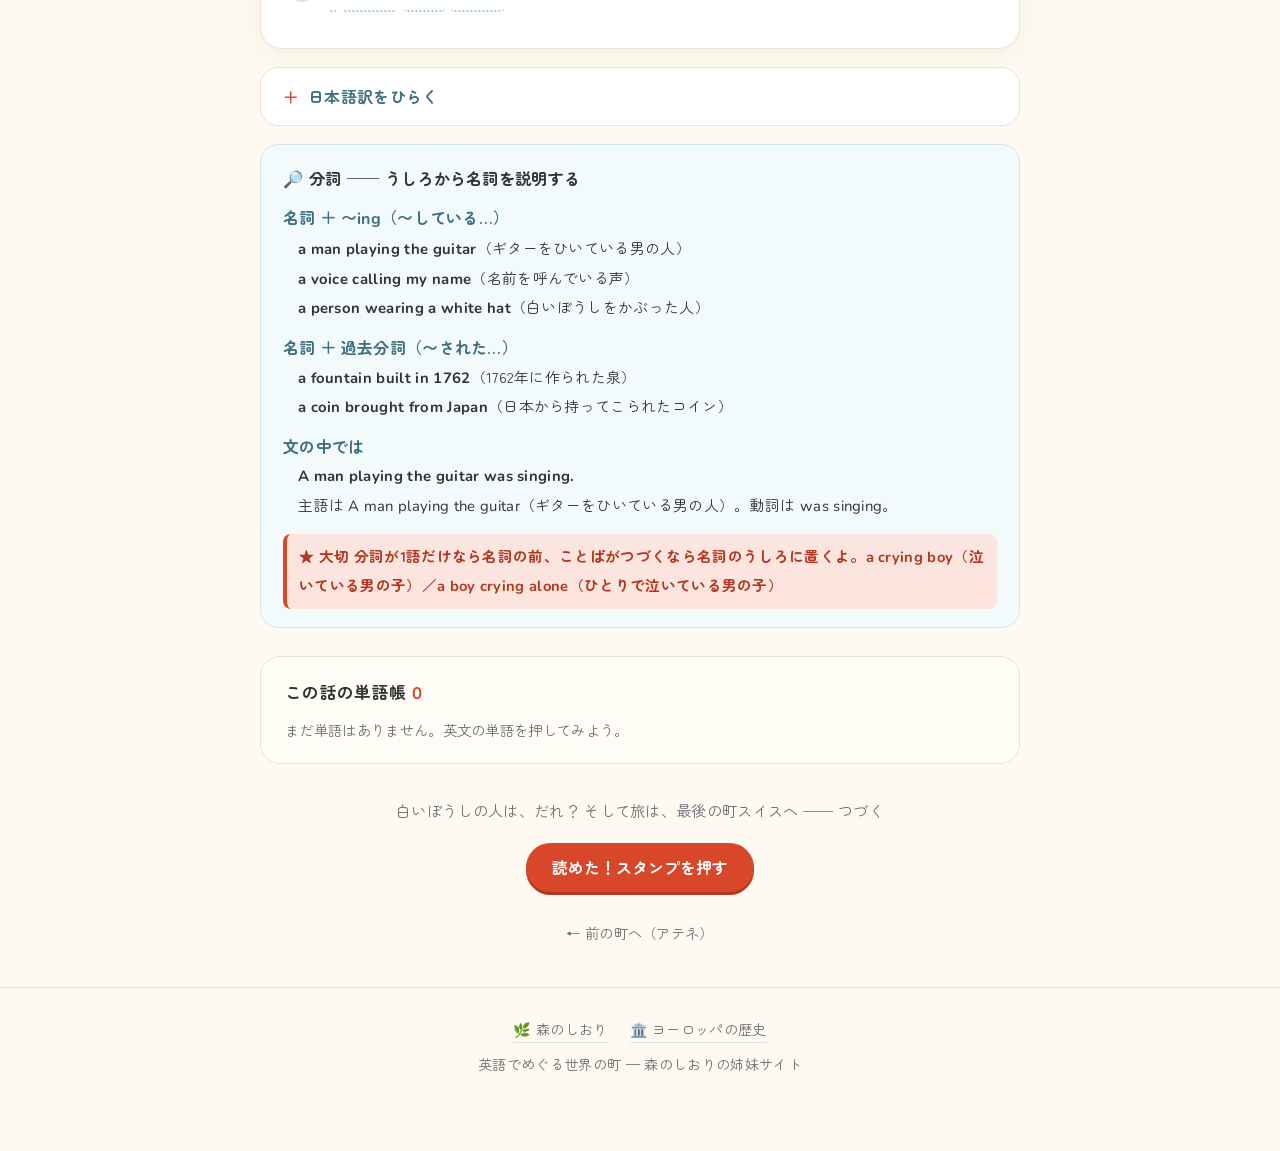
<file: rome.html>
<!DOCTYPE html>
<html lang="ja">
<head>
  <meta charset="UTF-8">
  <meta name="viewport" content="width=device-width, initial-scale=1.0">
  <title>ローマ | 英語でめぐる世界の町</title>
  <link rel="stylesheet" href="towns.css">
</head>
<body data-town="rome" data-town-en="ROME" data-icon="◎">

  <header class="site-header">
    <div class="wrap header-inner">
      <a class="logo" href="index.html">英語でめぐる<span>世界の町</span></a>
      <nav class="header-nav">
        <a href="index.html#map">← 地図にもどる</a>
      </nav>
    </div>
  </header>

  <main class="wrap">
    <div class="narrow">

      <section class="story-hero">
        <div class="big-icon" aria-hidden="true">⛲</div>
        <p class="eyebrow">STOP 10</p>
        <h1>ローマ</h1>
        <p class="en-name">Rome</p>
        <p class="grammar-tag">この町の英語：分詞（名詞 ＋ 〜ing「〜している…」/ 名詞 ＋ 過去分詞「〜された…」）</p>
      </section>

      <p class="hint"><span aria-hidden="true">👆</span><span>英単語をクリック（スマホはタップ）すると、日本語が出てくるよ。出てきた単語は、下の単語帳にたまるよ。</span></p>

      <ol class="story en-font">
        <li><p class="en"><button class="w" data-ja="〜で">In</button> <button class="w" data-ja="ローマ（イタリアの首都）">Rome</button>, <button class="w" data-ja="おじいちゃん">Grandpa</button> <button class="w" data-ja="ついに・やっと">finally</button> <button class="w" data-ja="話した（tell の過去形）">told</button> <button class="w" data-ja="私に">me</button> <button class="w" data-ja="〜について">about</button> <button class="w" data-ja="その">the</button> <button class="w" data-ja="古い">old</button> <button class="w" data-ja="写真">photo</button>.</p></li>
        <li><p class="en">"<button class="w" data-ja="50年前">Fifty years ago</button>, <button class="w" data-ja="私は">I</button> <button class="w" data-ja="〜に落ちた（fail の過去形）">failed</button> <button class="w" data-ja="その">the</button> <button class="w" data-ja="試験">test</button> <button class="w" data-ja="〜になるための（to ＋ 動詞の原形が、前のことばを説明する）">to become</button> <button class="w" data-ja="ひとりの">a</button> <button class="w" data-ja="パイロット">pilot</button>."</p></li>
        <li><p class="en">"<button class="w" data-ja="私は">I</button> <button class="w" data-ja="〜だった（be動詞の過去形）">was</button> <button class="w" data-ja="悲しい">sad</button>, <button class="w" data-ja="だから">so</button> <button class="w" data-ja="私は">I</button> <button class="w" data-ja="旅をした（travel の過去形）">traveled</button> <button class="w" data-ja="ひとりで">alone</button> <button class="w" data-ja="〜をぐるりと">around</button> <button class="w" data-ja="ヨーロッパ">Europe</button>."</p></li>
        <li><p class="en">"<button class="w" data-ja="私の">My</button> <button class="w" data-ja="英語">English</button> <button class="w" data-ja="〜ではなかった（was not）">was not</button> <button class="w" data-ja="よい・じょうずな">good</button>, <button class="w" data-ja="でも">but</button> <button class="w" data-ja="たくさんの">many</button> <button class="w" data-ja="人々">people</button> <button class="w" data-ja="助けてくれた（help の過去形）">helped</button> <button class="w" data-ja="私を">me</button> <button class="w" data-ja="〜で（ことば）">in</button> <button class="w" data-ja="英語">English</button>."</p></li>
        <li><p class="en">"<button class="w" data-ja="その">That</button> <button class="w" data-ja="旅">trip</button> <button class="w" data-ja="変えた（change の過去形）">changed</button> <button class="w" data-ja="私を">me</button>. <button class="w" data-ja="私は">I</button> <button class="w" data-ja="〜しようと決めた（decide to ＋ 動詞の原形）">decided to</button> <button class="w" data-ja="〜になる">become</button> <button class="w" data-ja="ひとりの">an</button> <button class="w" data-ja="英語の">English</button> <button class="w" data-ja="先生">teacher</button>."</p></li>
        <li><p class="en"><button class="w" data-ja="それから">Then</button> <button class="w" data-ja="私たちは">we</button> <button class="w" data-ja="歩いて行った（walk の過去形）">walked</button> <button class="w" data-ja="〜へ">to</button> <button class="w" data-ja="トレヴィの泉">the Trevi Fountain</button>, <button class="w" data-ja="ひとつの">a</button> <button class="w" data-ja="泉・噴水">fountain</button> <button class="w" data-ja="作られた・建てられた（過去分詞が、前の名詞を説明する）">built</button> <button class="w" data-ja="〜年に">in</button> <button class="w" data-ja="1762年">1762</button>.</p></li>
        <li><p class="en"><button class="w" data-ja="〜がいた（There were ＋ 2人以上）">There were</button> <button class="w" data-ja="たくさんの">many</button> <button class="w" data-ja="人々">people</button> <button class="w" data-ja="立っている（〜ing が、前の名詞を説明する）">standing</button> <button class="w" data-ja="〜のまわりに">around</button> <button class="w" data-ja="それ">it</button>.</p></li>
        <li><p class="en"><button class="w" data-ja="ひとりの">A</button> <button class="w" data-ja="男の人">man</button> <button class="w" data-ja="ひいている（〜ing が、前の名詞を説明する）">playing</button> <button class="w" data-ja="その">the</button> <button class="w" data-ja="ギター">guitar</button> <button class="w" data-ja="歌っていた（過去進行形：was ＋ -ing）">was singing</button> <button class="w" data-ja="ひとつの">an</button> <button class="w" data-ja="イタリアの">Italian</button> <button class="w" data-ja="歌">song</button>.</p></li>
        <li><p class="en"><button class="w" data-ja="その">The</button> <button class="w" data-ja="水">water</button> <button class="w" data-ja="出てくる（〜ing が、前の名詞を説明する）">coming</button> <button class="w" data-ja="〜から">from</button> <button class="w" data-ja="その">the</button> <button class="w" data-ja="泉・噴水">fountain</button> <button class="w" data-ja="〜だった（be動詞の過去形）">was</button> <button class="w" data-ja="とても">very</button> <button class="w" data-ja="青い">blue</button>.</p></li>
        <li><p class="en"><button class="w" data-ja="おじいちゃん">Grandpa</button> <button class="w" data-ja="くれた（give の過去形）">gave</button> <button class="w" data-ja="私に">me</button> <button class="w" data-ja="1枚の">a</button> <button class="w" data-ja="100円の">100-yen</button> <button class="w" data-ja="硬貨・コイン">coin</button> <button class="w" data-ja="持ってこられた（過去分詞が、前の名詞を説明する。bring → brought）">brought</button> <button class="w" data-ja="〜から">from</button> <button class="w" data-ja="日本">Japan</button>.</p></li>
        <li><p class="en">"<button class="w" data-ja="人々">People</button> <button class="w" data-ja="投げる（〜ing が、前の名詞を説明する）">throwing</button> <button class="w" data-ja="1枚の">a</button> <button class="w" data-ja="硬貨・コイン">coin</button> <button class="w" data-ja="〜の中へ">into</button> <button class="w" data-ja="この">this</button> <button class="w" data-ja="泉・噴水">fountain</button> <button class="w" data-ja="もどって来るだろう（will ＋ 動詞の原形）">will come back</button> <button class="w" data-ja="〜へ">to</button> <button class="w" data-ja="ローマ（イタリアの首都）">Rome</button> <button class="w" data-ja="いつか">someday</button>," <button class="w" data-ja="彼は">he</button> <button class="w" data-ja="言った（say の過去形）">said</button>.</p></li>
        <li><p class="en">"<button class="w" data-ja="私は">I</button> <button class="w" data-ja="投げた（throw の過去形）">threw</button> <button class="w" data-ja="1枚（のコイン）">one</button> <button class="w" data-ja="50年前">fifty years ago</button>. <button class="w" data-ja="そして">And</button> <button class="w" data-ja="ほら、私はここにいる">here I am</button> <button class="w" data-ja="また">again</button>!"</p></li>
        <li><p class="en"><button class="w" data-ja="ぼくは・私は">I</button> <button class="w" data-ja="うしろを向いた（turn around の過去形）">turned around</button> <button class="w" data-ja="そして">and</button> <button class="w" data-ja="投げた（throw の過去形）">threw</button> <button class="w" data-ja="ぼくの・私の">my</button> <button class="w" data-ja="硬貨・コイン">coin</button> <button class="w" data-ja="〜ごしに">over</button> <button class="w" data-ja="ぼくの・私の">my</button> <button class="w" data-ja="肩">shoulder</button>.</p></li>
        <li><p class="en"><button class="w" data-ja="そのとき">Then</button> <button class="w" data-ja="ぼくは・私は">I</button> <button class="w" data-ja="聞こえた（hear の過去形）">heard</button> <button class="w" data-ja="ひとつの">a</button> <button class="w" data-ja="声">voice</button> <button class="w" data-ja="呼んでいる（〜ing が、前の名詞を説明する）">calling</button> <button class="w" data-ja="ぼくの・私の">my</button> <button class="w" data-ja="名前">name</button>. "<button class="w" data-ja="ソラ（Sora）">Sora</button>!"</p></li>
        <li><p class="en"><button class="w" data-ja="ひとりの">A</button> <button class="w" data-ja="人">person</button> <button class="w" data-ja="かぶっている・身につけている（〜ing が、前の名詞を説明する）">wearing</button> <button class="w" data-ja="ひとつの">a</button> <button class="w" data-ja="白い">white</button> <button class="w" data-ja="ぼうし">hat</button> <button class="w" data-ja="手をふっていた（過去進行形：was ＋ -ing）">was waving</button> <button class="w" data-ja="〜に向かって">at</button> <button class="w" data-ja="私">me</button>.</p></li>
        <li><p class="en"><button class="w" data-ja="ぼくは・私は">I</button> <button class="w" data-ja="知っていた（know の過去形）">knew</button> <button class="w" data-ja="その・あの">that</button> <button class="w" data-ja="笑顔">smile</button>.</p></li>
      </ol>

      <details class="translation">
        <summary>日本語訳をひらく</summary>
        <ol>
          <li>ローマで、おじいちゃんはついに、あの古い写真のことを話してくれた。</li>
          <li>「50年前、わたしはパイロットになるための試験に落ちたんだ。」</li>
          <li>「悲しくてね。それで、ひとりでヨーロッパを旅したんだよ。」</li>
          <li>「英語はじょうずじゃなかった。でも、たくさんの人が英語で助けてくれた。」</li>
          <li>「あの旅が、わたしを変えた。英語の先生になろうと決めたんだ。」</li>
          <li>それから、1762年に作られた泉、トレヴィの泉まで歩いた。</li>
          <li>泉のまわりには、たくさんの人が立っていた。</li>
          <li>ギターをひいている男の人が、イタリアの歌を歌っていた。</li>
          <li>泉から流れ出る水は、とても青かった。</li>
          <li>おじいちゃんが、日本から持ってきた100円玉をくれた。</li>
          <li>「この泉にコインを投げた人は、いつかまたローマに来られるんだ」とおじいちゃんは言った。</li>
          <li>「わたしは50年前に1枚投げた。そして、ほら、またここにいる！」</li>
          <li>うしろを向いて、肩ごしにコインを投げた。</li>
          <li>そのとき、名前を呼ぶ声が聞こえた。「Sora！」</li>
          <li>白いぼうしをかぶった人が、こちらに手をふっていた。</li>
          <li>その笑顔を、知っていた。</li>
        </ol>
      </details>

      <section class="grammar-box">
        <h2>🔎 分詞 ── うしろから名詞を説明する</h2>
        <dl>
          <dt>名詞 ＋ 〜<span class="en-font">ing</span>（〜している…）</dt>
          <dd><span class="ex en-font">a man playing the guitar</span>（ギターをひいている男の人）<br><span class="ex en-font">a voice calling my name</span>（名前を呼んでいる声）<br><span class="ex en-font">a person wearing a white hat</span>（白いぼうしをかぶった人）</dd>
          <dt>名詞 ＋ 過去分詞（〜された…）</dt>
          <dd><span class="ex en-font">a fountain built in 1762</span>（1762年に作られた泉）<br><span class="ex en-font">a coin brought from Japan</span>（日本から持ってこられたコイン）</dd>
          <dt>文の中では</dt>
          <dd><span class="ex en-font">A man playing the guitar was singing.</span><br>主語は <span class="en-font">A man playing the guitar</span>（ギターをひいている男の人）。動詞は <span class="en-font">was singing</span>。</dd>
        </dl>
        <p class="note">分詞が1語だけなら名詞の前、ことばがつづくなら名詞のうしろに置くよ。<span class="en-font">a crying boy</span>（泣いている男の子）／<span class="en-font">a boy crying alone</span>（ひとりで泣いている男の子）</p>
      </section>

      <section class="wordbook" aria-live="polite">
        <h2>この話の単語帳<span id="word-count">0</span></h2>
        <p class="empty" id="word-empty">まだ単語はありません。英文の単語を押してみよう。</p>
        <ul id="wordbook"></ul>
      </section>

      <section class="finish">
        <p class="tsuzuku">白いぼうしの人は、だれ？ そして旅は、最後の町スイスへ ── つづく</p>
        <button class="btn" id="stamp-btn" type="button">読めた！スタンプを押す</button>
        <div class="stamp" id="stamp" aria-hidden="true">
          <span class="s-top">ROME</span>
          <span class="s-icon">◎</span>
          <span class="s-date" id="stamp-date"></span>
        </div>
        <div class="next-box" id="next-box">
          <p class="secret">最後の町が見えてきた！</p>
          <a class="btn" href="geneva.html">最後の町へ ✈</a>
          <a class="btn btn-ghost" href="index.html#map">地図でスタンプを見る</a>
        </div>
        <p class="prev-town"><a href="athens.html">← 前の町へ（アテネ）</a></p>
      </section>

    </div>
  </main>

  <footer class="site-footer">
    <div class="wrap">
      <p class="sisters">
        <a href="https://ugj50697-art.github.io/Mori-no-shiori/">🌿 森のしおり</a>
        <a href="https://ugj50697-art.github.io/europe-history/">🏛️ ヨーロッパの歴史</a>
      </p>
      <p>英語でめぐる世界の町 — 森のしおりの姉妹サイト</p>
    </div>
  </footer>

  <div class="bubble" id="bubble" role="status"></div>
  <script src="story.js"></script>
</body>
</html>
</file>
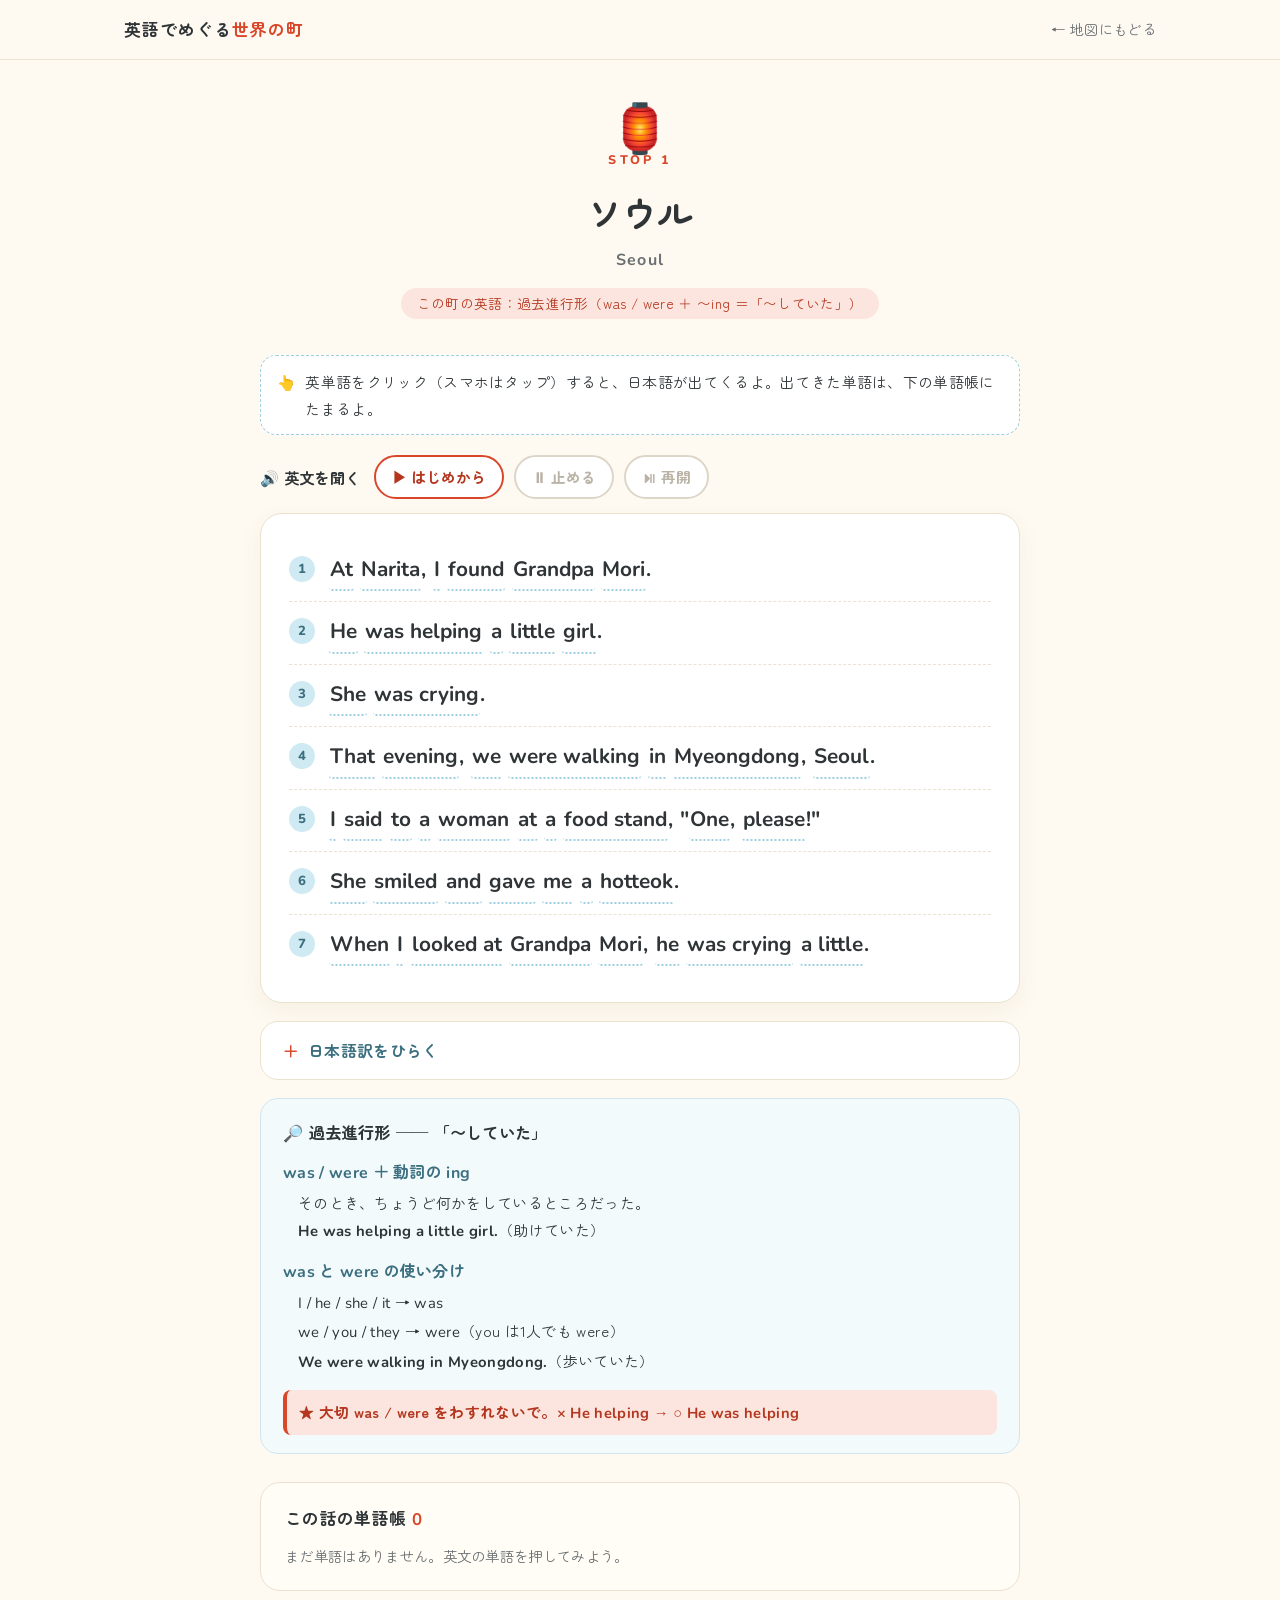
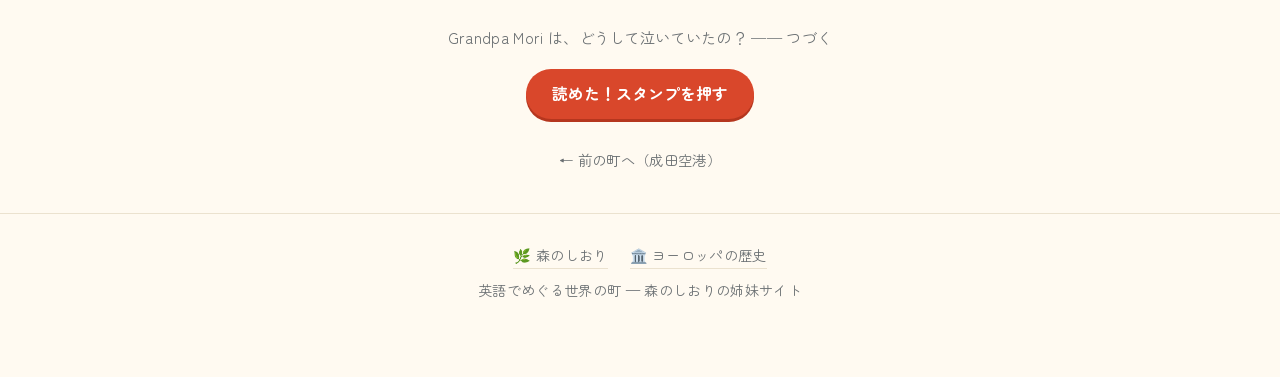
<file: seoul.html>
<!DOCTYPE html>
<html lang="ja">
<head>
  <meta charset="UTF-8">
  <meta name="viewport" content="width=device-width, initial-scale=1.0">
  <title>ソウル | 英語でめぐる世界の町</title>
  <link rel="stylesheet" href="towns.css">
</head>
<body data-town="seoul" data-town-en="SEOUL" data-icon="★">

  <header class="site-header">
    <div class="wrap header-inner">
      <a class="logo" href="index.html">英語でめぐる<span>世界の町</span></a>
      <nav class="header-nav">
        <a href="index.html#map">← 地図にもどる</a>
      </nav>
    </div>
  </header>

  <main class="wrap">
    <div class="narrow">

      <section class="story-hero">
        <div class="big-icon" aria-hidden="true">🏮</div>
        <p class="eyebrow">STOP 1</p>
        <h1>ソウル</h1>
        <p class="en-name">Seoul</p>
        <p class="grammar-tag">この町の英語：過去進行形（was / were ＋ 〜ing ＝「〜していた」）</p>
      </section>

      <p class="hint"><span aria-hidden="true">👆</span><span>英単語をクリック（スマホはタップ）すると、日本語が出てくるよ。出てきた単語は、下の単語帳にたまるよ。</span></p>

      <ol class="story en-font">
        <li><p class="en"><button class="w" data-ja="〜で">At</button> <button class="w" data-ja="成田（千葉県の地名）">Narita</button>, <button class="w" data-ja="ぼくは・私は">I</button> <button class="w" data-ja="見つけた（find の過去形）">found</button> <button class="w" data-ja="おじいちゃん">Grandpa</button> <button class="w" data-ja="森（おじいちゃんの名字）">Mori</button>.</p></li>
        <li><p class="en"><button class="w" data-ja="彼は">He</button> <button class="w" data-ja="助けていた（was ＋ 〜ing ＝〜していた）">was helping</button> <button class="w" data-ja="ひとりの">a</button> <button class="w" data-ja="小さな">little</button> <button class="w" data-ja="女の子">girl</button>.</p></li>
        <li><p class="en"><button class="w" data-ja="彼女は">She</button> <button class="w" data-ja="泣いていた（was ＋ 〜ing ＝〜していた）">was crying</button>.</p></li>
        <li><p class="en"><button class="w" data-ja="その">That</button> <button class="w" data-ja="夕方・晩">evening</button>, <button class="w" data-ja="私たちは">we</button> <button class="w" data-ja="歩いていた（were ＋ 〜ing ＝〜していた）">were walking</button> <button class="w" data-ja="〜の中を">in</button> <button class="w" data-ja="明洞（ミョンドン。ソウルのにぎやかな街）">Myeongdong</button>, <button class="w" data-ja="ソウル（韓国の首都）">Seoul</button>.</p></li>
        <li><p class="en"><button class="w" data-ja="ぼくは・私は">I</button> <button class="w" data-ja="言った（say の過去形）">said</button> <button class="w" data-ja="〜に">to</button> <button class="w" data-ja="ひとりの">a</button> <button class="w" data-ja="女の人">woman</button> <button class="w" data-ja="〜の・〜にいる">at</button> <button class="w" data-ja="ひとつの">a</button> <button class="w" data-ja="屋台（食べ物を売る小さな店）">food stand</button>, "<button class="w" data-ja="ひとつ">One</button>, <button class="w" data-ja="おねがいします">please</button>!"</p></li>
        <li><p class="en"><button class="w" data-ja="彼女は">She</button> <button class="w" data-ja="ほほえんだ（smile の過去形）">smiled</button> <button class="w" data-ja="そして">and</button> <button class="w" data-ja="くれた（give の過去形）">gave</button> <button class="w" data-ja="私に">me</button> <button class="w" data-ja="ひとつの">a</button> <button class="w" data-ja="ホットク（韓国の甘いおやき）">hotteok</button>.</p></li>
        <li><p class="en"><button class="w" data-ja="〜したとき">When</button> <button class="w" data-ja="ぼくは・私は">I</button> <button class="w" data-ja="〜を見た（look at の過去形）">looked at</button> <button class="w" data-ja="おじいちゃん">Grandpa</button> <button class="w" data-ja="森（おじいちゃんの名字）">Mori</button>, <button class="w" data-ja="彼は">he</button> <button class="w" data-ja="泣いていた（was ＋ 〜ing ＝〜していた）">was crying</button> <button class="w" data-ja="少し">a little</button>.</p></li>
      </ol>

      <details class="translation">
        <summary>日本語訳をひらく</summary>
        <ol>
          <li>成田で、おじいちゃんを見つけた。</li>
          <li>おじいちゃんは、小さな女の子を助けていた。</li>
          <li>その子は泣いていた。</li>
          <li>その日の夕方、二人でソウルの明洞を歩いていた。</li>
          <li>屋台の女の人に「ひとつ、おねがいします！」と言った。</li>
          <li>その人はにっこりして、ホットクをくれた。</li>
          <li>おじいちゃんのほうを見ると、少し泣いていた。</li>
        </ol>
      </details>

      <section class="grammar-box">
        <h2>🔎 過去進行形 ── 「〜していた」</h2>
        <dl>
          <dt><span class="en-font">was / were</span> ＋ 動詞の <span class="en-font">ing</span></dt>
          <dd>そのとき、ちょうど何かをしているところだった。<br><span class="ex en-font">He was helping a little girl.</span>（助けていた）</dd>
          <dt><span class="en-font">was</span> と <span class="en-font">were</span> の使い分け</dt>
          <dd><span class="en-font">I / he / she / it</span> → <span class="en-font">was</span><br><span class="en-font">we / you / they</span> → <span class="en-font">were</span>（you は1人でも were）<br><span class="ex en-font">We were walking in Myeongdong.</span>（歩いていた）</dd>
        </dl>
        <p class="note">was / were をわすれないで。<span class="en-font">× He helping → ○ He was helping</span></p>
      </section>

      <section class="wordbook" aria-live="polite">
        <h2>この話の単語帳<span id="word-count">0</span></h2>
        <p class="empty" id="word-empty">まだ単語はありません。英文の単語を押してみよう。</p>
        <ul id="wordbook"></ul>
      </section>

      <section class="finish">
        <p class="tsuzuku">Grandpa Mori は、どうして泣いていたの？ ── つづく</p>
        <button class="btn" id="stamp-btn" type="button">読めた！スタンプを押す</button>
        <div class="stamp" id="stamp" aria-hidden="true">
          <span class="s-top">SEOUL</span>
          <span class="s-icon">★</span>
          <span class="s-date" id="stamp-date"></span>
        </div>
        <div class="next-box" id="next-box">
          <p class="secret">次の町が見えてきた！</p>
          <a class="btn" href="taipei.html">次の町へ ✈</a>
          <a class="btn btn-ghost" href="index.html#map">地図でスタンプを見る</a>
        </div>
        <p class="prev-town"><a href="narita.html">← 前の町へ（成田空港）</a></p>
      </section>

    </div>
  </main>

  <footer class="site-footer">
    <div class="wrap">
      <p class="sisters">
        <a href="https://ugj50697-art.github.io/Mori-no-shiori/">🌿 森のしおり</a>
        <a href="https://ugj50697-art.github.io/europe-history/">🏛️ ヨーロッパの歴史</a>
      </p>
      <p>英語でめぐる世界の町 — 森のしおりの姉妹サイト</p>
    </div>
  </footer>

  <div class="bubble" id="bubble" role="status"></div>
  <script src="story.js"></script>
</body>
</html>
</file>
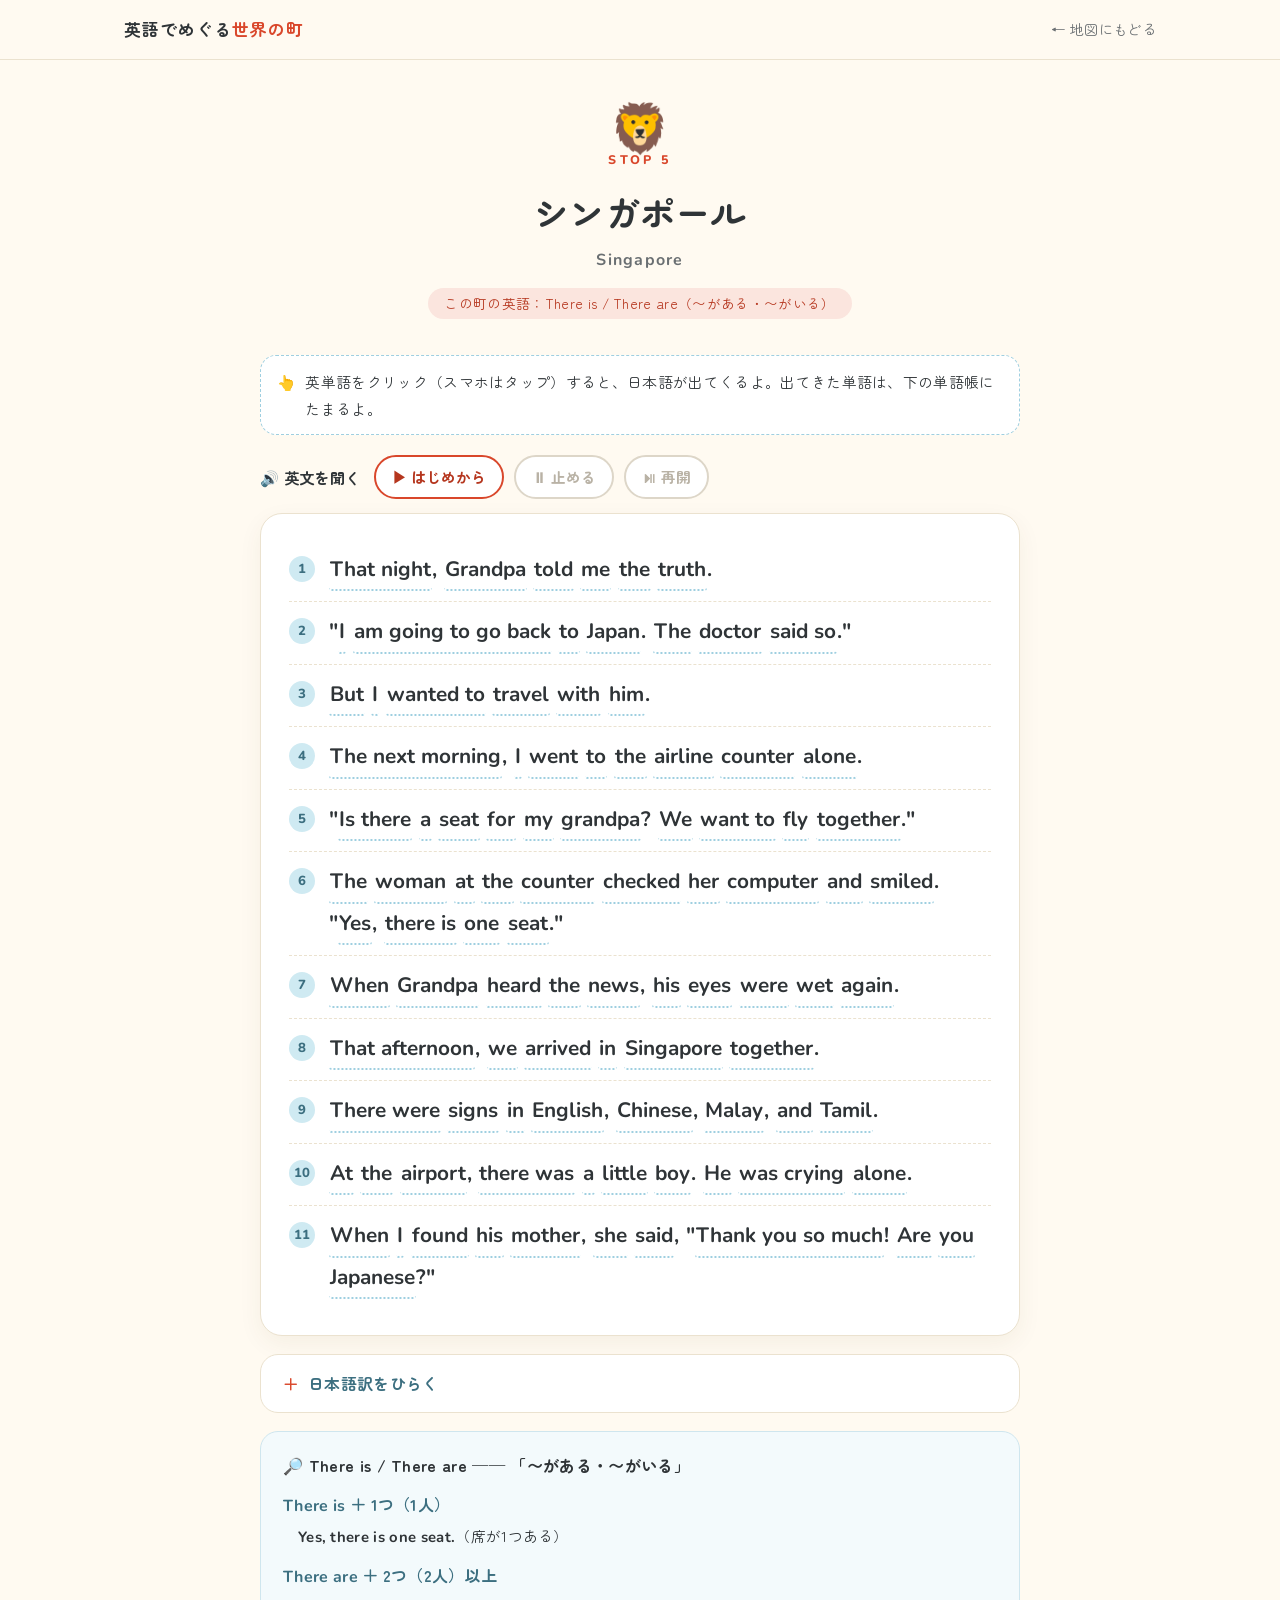
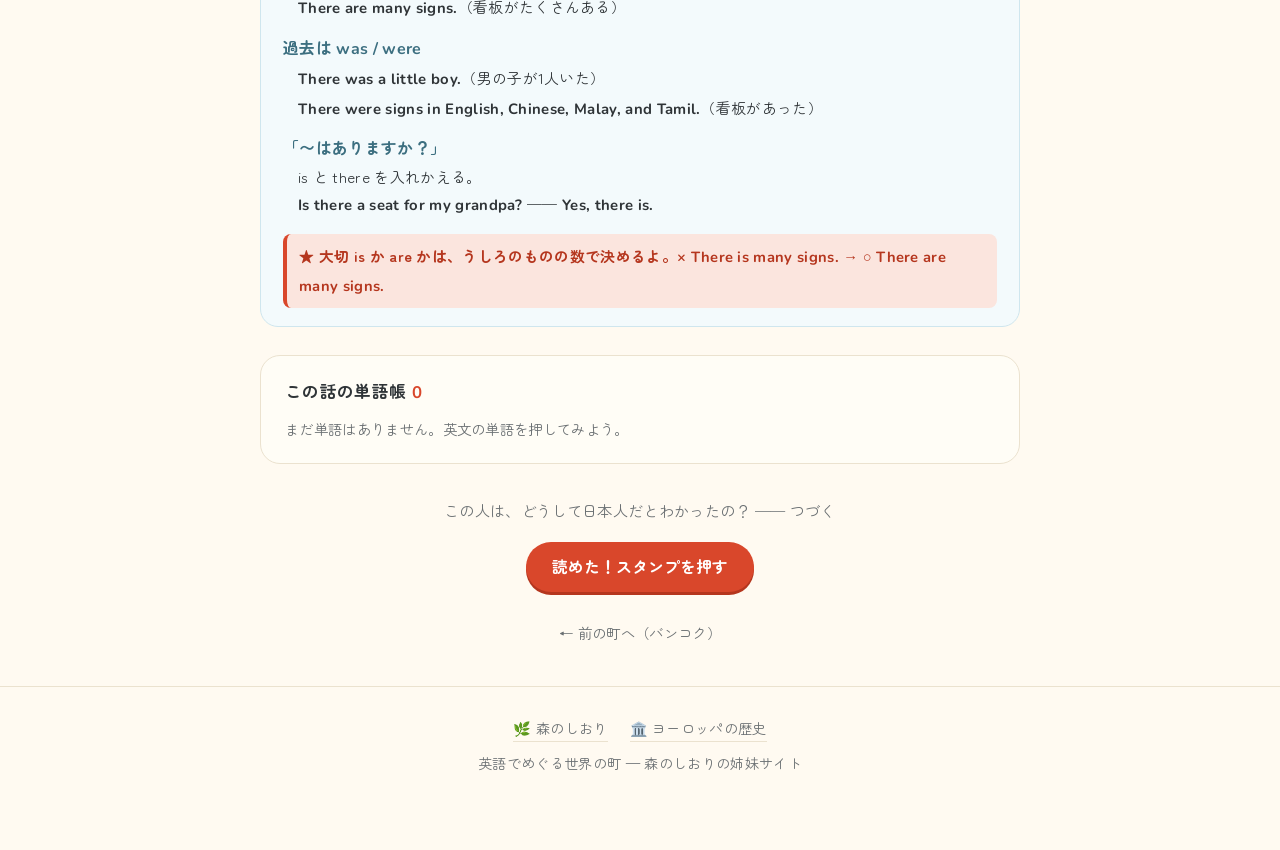
<file: singapore.html>
<!DOCTYPE html>
<html lang="ja">
<head>
  <meta charset="UTF-8">
  <meta name="viewport" content="width=device-width, initial-scale=1.0">
  <title>シンガポール | 英語でめぐる世界の町</title>
  <link rel="stylesheet" href="towns.css">
</head>
<body data-town="singapore" data-town-en="SINGAPORE" data-icon="❀">

  <header class="site-header">
    <div class="wrap header-inner">
      <a class="logo" href="index.html">英語でめぐる<span>世界の町</span></a>
      <nav class="header-nav">
        <a href="index.html#map">← 地図にもどる</a>
      </nav>
    </div>
  </header>

  <main class="wrap">
    <div class="narrow">

      <section class="story-hero">
        <div class="big-icon" aria-hidden="true">🦁</div>
        <p class="eyebrow">STOP 5</p>
        <h1>シンガポール</h1>
        <p class="en-name">Singapore</p>
        <p class="grammar-tag">この町の英語：There is / There are（〜がある・〜がいる）</p>
      </section>

      <p class="hint"><span aria-hidden="true">👆</span><span>英単語をクリック（スマホはタップ）すると、日本語が出てくるよ。出てきた単語は、下の単語帳にたまるよ。</span></p>

      <ol class="story en-font">
        <li><p class="en"><button class="w" data-ja="その夜">That night</button>, <button class="w" data-ja="おじいちゃん">Grandpa</button> <button class="w" data-ja="話した（tell の過去形）">told</button> <button class="w" data-ja="私に">me</button> <button class="w" data-ja="その">the</button> <button class="w" data-ja="本当のこと">truth</button>.</p></li>
        <li><p class="en">"<button class="w" data-ja="私は">I</button> <button class="w" data-ja="帰る予定だ（be going to ＋ 動詞の原形）">am going to go back</button> <button class="w" data-ja="〜へ">to</button> <button class="w" data-ja="日本">Japan</button>. <button class="w" data-ja="その">The</button> <button class="w" data-ja="医者">doctor</button> <button class="w" data-ja="そう言った（said so）">said so</button>."</p></li>
        <li><p class="en"><button class="w" data-ja="でも">But</button> <button class="w" data-ja="ぼくは・私は">I</button> <button class="w" data-ja="〜したかった（want to ＋ 動詞の原形）">wanted to</button> <button class="w" data-ja="旅をする">travel</button> <button class="w" data-ja="〜といっしょに">with</button> <button class="w" data-ja="彼">him</button>.</p></li>
        <li><p class="en"><button class="w" data-ja="次の朝">The next morning</button>, <button class="w" data-ja="ぼくは・私は">I</button> <button class="w" data-ja="行った（go の過去形）">went</button> <button class="w" data-ja="〜へ">to</button> <button class="w" data-ja="その">the</button> <button class="w" data-ja="航空会社の">airline</button> <button class="w" data-ja="カウンター（受付）">counter</button> <button class="w" data-ja="ひとりで">alone</button>.</p></li>
        <li><p class="en">"<button class="w" data-ja="〜はありますか（There is の疑問文）">Is there</button> <button class="w" data-ja="ひとつの">a</button> <button class="w" data-ja="席">seat</button> <button class="w" data-ja="〜のための">for</button> <button class="w" data-ja="ぼくの・私の">my</button> <button class="w" data-ja="おじいちゃん">grandpa</button>? <button class="w" data-ja="私たちは">We</button> <button class="w" data-ja="〜したい（want to ＋ 動詞の原形）">want to</button> <button class="w" data-ja="飛ぶ・飛行機で行く">fly</button> <button class="w" data-ja="いっしょに">together</button>."</p></li>
        <li><p class="en"><button class="w" data-ja="その">The</button> <button class="w" data-ja="女の人">woman</button> <button class="w" data-ja="〜のところの">at</button> <button class="w" data-ja="その">the</button> <button class="w" data-ja="カウンター（受付）">counter</button> <button class="w" data-ja="調べた（check の過去形）">checked</button> <button class="w" data-ja="彼女の">her</button> <button class="w" data-ja="コンピューター">computer</button> <button class="w" data-ja="そして">and</button> <button class="w" data-ja="ほほえんだ（smile の過去形）">smiled</button>. "<button class="w" data-ja="はい">Yes</button>, <button class="w" data-ja="〜がある（There is ＋ 1つのもの）">there is</button> <button class="w" data-ja="1つの">one</button> <button class="w" data-ja="席">seat</button>."</p></li>
        <li><p class="en"><button class="w" data-ja="〜したとき（接続詞）">When</button> <button class="w" data-ja="おじいちゃん">Grandpa</button> <button class="w" data-ja="聞いた（hear の過去形）">heard</button> <button class="w" data-ja="その">the</button> <button class="w" data-ja="知らせ">news</button>, <button class="w" data-ja="彼の">his</button> <button class="w" data-ja="目">eyes</button> <button class="w" data-ja="〜だった（be動詞の過去形）">were</button> <button class="w" data-ja="ぬれた・うるんだ">wet</button> <button class="w" data-ja="また">again</button>.</p></li>
        <li><p class="en"><button class="w" data-ja="その日の午後">That afternoon</button>, <button class="w" data-ja="私たちは">we</button> <button class="w" data-ja="着いた（arrive の過去形）">arrived</button> <button class="w" data-ja="〜に">in</button> <button class="w" data-ja="シンガポール">Singapore</button> <button class="w" data-ja="いっしょに">together</button>.</p></li>
        <li><p class="en"><button class="w" data-ja="〜があった（There were ＋ 2つ以上のもの）">There were</button> <button class="w" data-ja="看板・標識（sign の複数形）">signs</button> <button class="w" data-ja="〜で（ことば）">in</button> <button class="w" data-ja="英語">English</button>, <button class="w" data-ja="中国語">Chinese</button>, <button class="w" data-ja="マレー語">Malay</button>, <button class="w" data-ja="そして">and</button> <button class="w" data-ja="タミル語">Tamil</button>.</p></li>
        <li><p class="en"><button class="w" data-ja="〜で">At</button> <button class="w" data-ja="その">the</button> <button class="w" data-ja="空港">airport</button>, <button class="w" data-ja="〜がいた（There was ＋ 1人の人）">there was</button> <button class="w" data-ja="ひとりの">a</button> <button class="w" data-ja="小さな">little</button> <button class="w" data-ja="男の子">boy</button>. <button class="w" data-ja="彼は">He</button> <button class="w" data-ja="泣いていた（過去進行形：was ＋ -ing）">was crying</button> <button class="w" data-ja="ひとりで">alone</button>.</p></li>
        <li><p class="en"><button class="w" data-ja="〜したとき（接続詞）">When</button> <button class="w" data-ja="ぼくは・私は">I</button> <button class="w" data-ja="見つけた（find の過去形）">found</button> <button class="w" data-ja="彼の">his</button> <button class="w" data-ja="母">mother</button>, <button class="w" data-ja="彼女は">she</button> <button class="w" data-ja="言った（say の過去形）">said</button>, "<button class="w" data-ja="どうもありがとう">Thank you so much</button>! <button class="w" data-ja="〜ですか（be動詞の疑問文）">Are</button> <button class="w" data-ja="あなたは">you</button> <button class="w" data-ja="日本人">Japanese</button>?"</p></li>
      </ol>

      <details class="translation">
        <summary>日本語訳をひらく</summary>
        <ol>
          <li>その夜、おじいちゃんが本当のことを話してくれた。</li>
          <li>「わたしは日本に帰る予定なんだ。医者にそう言われてね。」</li>
          <li>でも、おじいちゃんといっしょに旅を続けたかった。</li>
          <li>次の朝、ひとりで航空会社のカウンターへ行った。</li>
          <li>「おじいちゃんの席はありますか？ いっしょに飛びたいんです。」</li>
          <li>カウンターの女の人はコンピューターを調べて、ほほえんだ。「はい、1席ありますよ。」</li>
          <li>その知らせを聞いたとき、おじいちゃんの目はまたうるんでいた。</li>
          <li>その日の午後、二人いっしょにシンガポールに着いた。</li>
          <li>英語、中国語、マレー語、タミル語の看板があった。</li>
          <li>空港に、小さな男の子がいた。ひとりで泣いていた。</li>
          <li>その子のお母さんを見つけると、お母さんは言った。「本当にありがとう！ あなた、日本人？」</li>
        </ol>
      </details>

      <section class="grammar-box">
        <h2>🔎 There is / There are ── 「〜がある・〜がいる」</h2>
        <dl>
          <dt><span class="en-font">There is</span> ＋ 1つ（1人）</dt>
          <dd><span class="ex en-font">Yes, there is one seat.</span>（席が1つある）</dd>
          <dt><span class="en-font">There are</span> ＋ 2つ（2人）以上</dt>
          <dd><span class="ex en-font">There are many signs.</span>（看板がたくさんある）</dd>
          <dt>過去は <span class="en-font">was / were</span></dt>
          <dd><span class="ex en-font">There was a little boy.</span>（男の子が1人いた）<br><span class="ex en-font">There were signs in English, Chinese, Malay, and Tamil.</span>（看板があった）</dd>
          <dt>「〜はありますか？」</dt>
          <dd>is と there を入れかえる。<br><span class="ex en-font">Is there a seat for my grandpa?</span> ── <span class="ex en-font">Yes, there is.</span></dd>
        </dl>
        <p class="note">is か are かは、うしろのものの数で決めるよ。<span class="en-font">× There is many signs. → ○ There are many signs.</span></p>
      </section>

      <section class="wordbook" aria-live="polite">
        <h2>この話の単語帳<span id="word-count">0</span></h2>
        <p class="empty" id="word-empty">まだ単語はありません。英文の単語を押してみよう。</p>
        <ul id="wordbook"></ul>
      </section>

      <section class="finish">
        <p class="tsuzuku">この人は、どうして日本人だとわかったの？ ── つづく</p>
        <button class="btn" id="stamp-btn" type="button">読めた！スタンプを押す</button>
        <div class="stamp" id="stamp" aria-hidden="true">
          <span class="s-top">SINGAPORE</span>
          <span class="s-icon">❀</span>
          <span class="s-date" id="stamp-date"></span>
        </div>
        <div class="next-box" id="next-box">
          <p class="secret">次の町が見えてきた！</p>
          <a class="btn" href="mumbai.html">次の町へ ✈</a>
          <a class="btn btn-ghost" href="index.html#map">地図でスタンプを見る</a>
        </div>
        <p class="prev-town"><a href="bangkok.html">← 前の町へ（バンコク）</a></p>
      </section>

    </div>
  </main>

  <footer class="site-footer">
    <div class="wrap">
      <p class="sisters">
        <a href="https://ugj50697-art.github.io/Mori-no-shiori/">🌿 森のしおり</a>
        <a href="https://ugj50697-art.github.io/europe-history/">🏛️ ヨーロッパの歴史</a>
      </p>
      <p>英語でめぐる世界の町 — 森のしおりの姉妹サイト</p>
    </div>
  </footer>

  <div class="bubble" id="bubble" role="status"></div>
  <script src="story.js"></script>
</body>
</html>
</file>
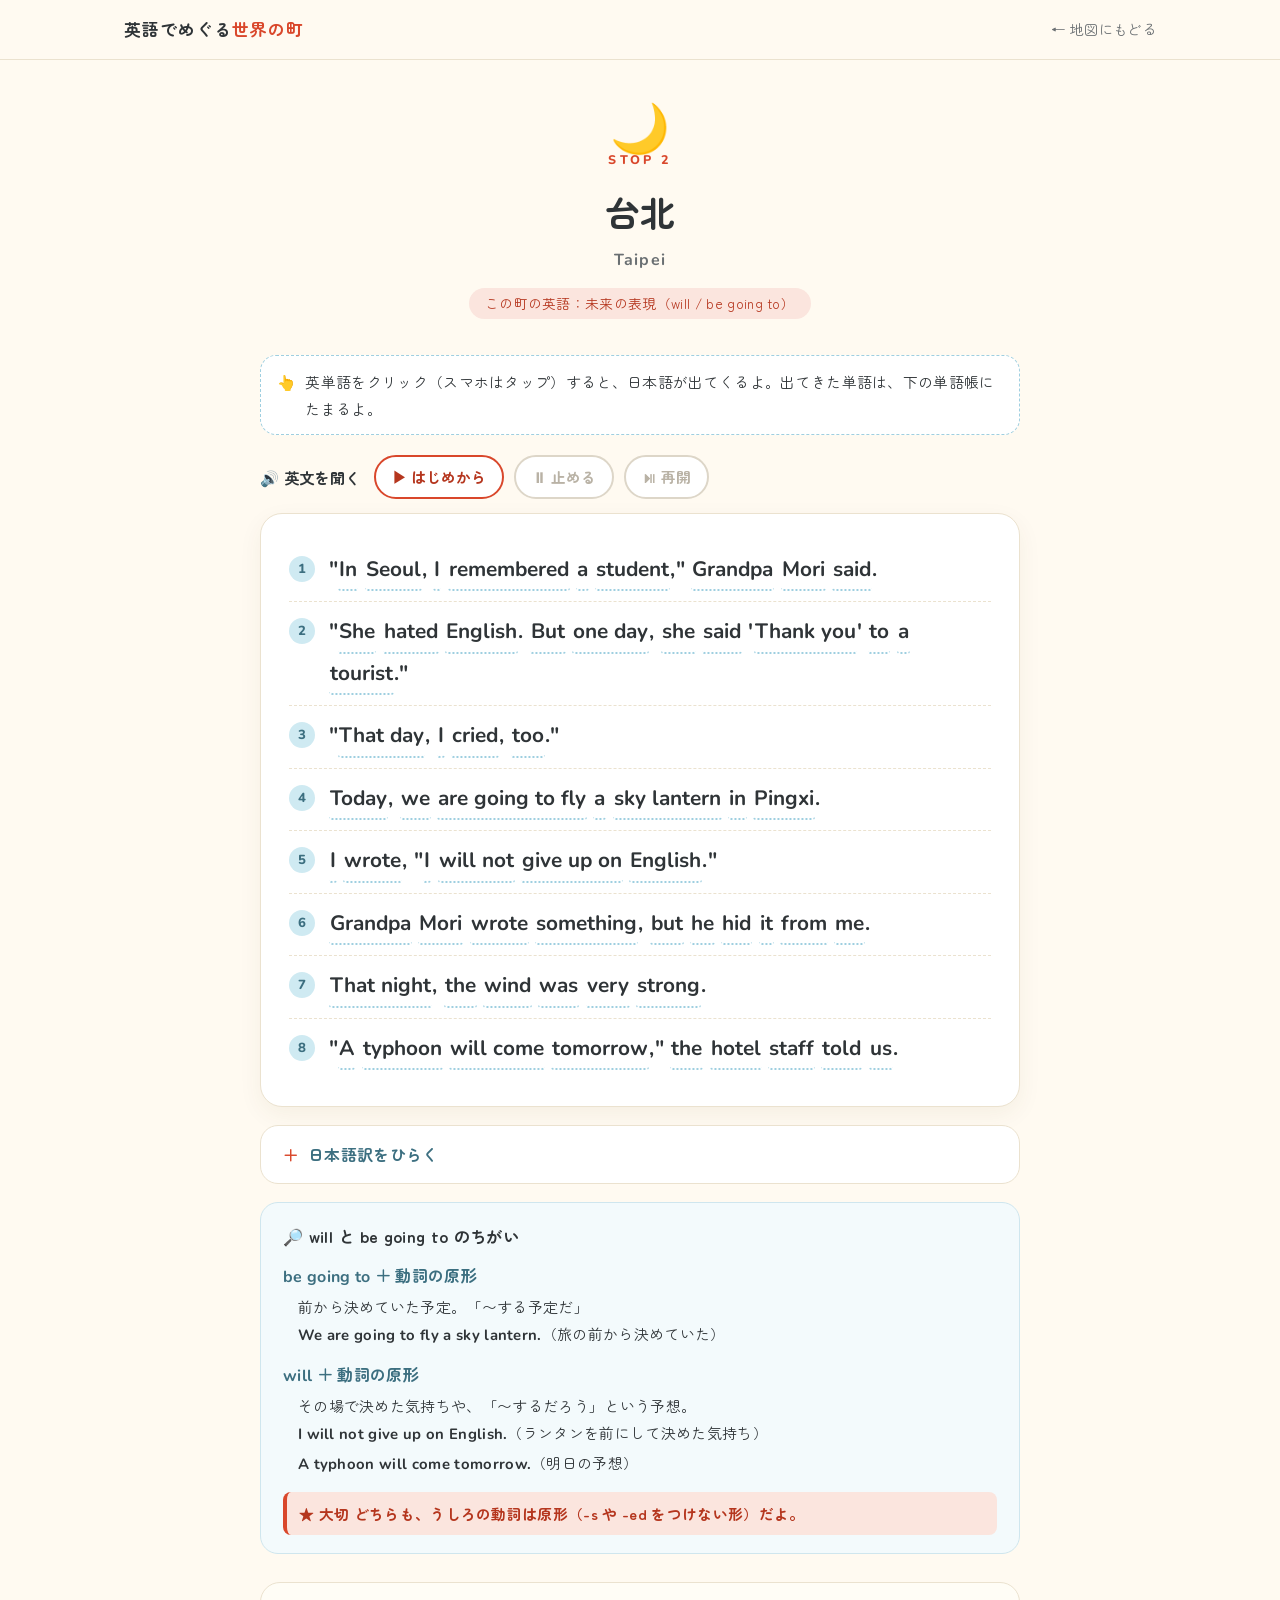
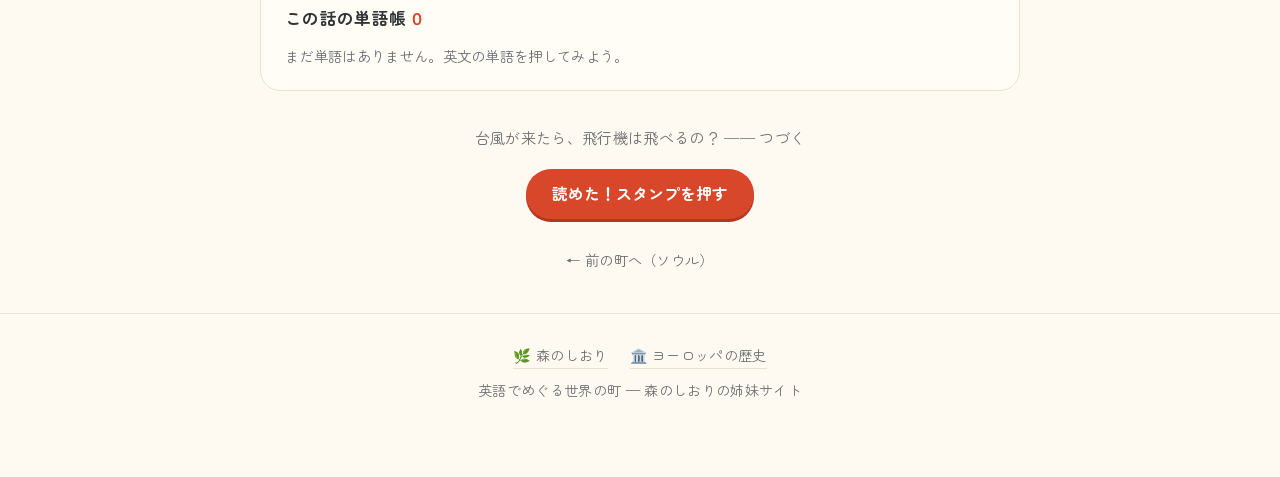
<file: taipei.html>
<!DOCTYPE html>
<html lang="ja">
<head>
  <meta charset="UTF-8">
  <meta name="viewport" content="width=device-width, initial-scale=1.0">
  <title>台北 | 英語でめぐる世界の町</title>
  <link rel="stylesheet" href="towns.css">
</head>
<body data-town="taipei" data-town-en="TAIPEI" data-icon="☾">

  <header class="site-header">
    <div class="wrap header-inner">
      <a class="logo" href="index.html">英語でめぐる<span>世界の町</span></a>
      <nav class="header-nav">
        <a href="index.html#map">← 地図にもどる</a>
      </nav>
    </div>
  </header>

  <main class="wrap">
    <div class="narrow">

      <section class="story-hero">
        <div class="big-icon" aria-hidden="true">🌙</div>
        <p class="eyebrow">STOP 2</p>
        <h1>台北</h1>
        <p class="en-name">Taipei</p>
        <p class="grammar-tag">この町の英語：未来の表現（will / be going to）</p>
      </section>

      <p class="hint"><span aria-hidden="true">👆</span><span>英単語をクリック（スマホはタップ）すると、日本語が出てくるよ。出てきた単語は、下の単語帳にたまるよ。</span></p>

      <ol class="story en-font">
        <li><p class="en">"<button class="w" data-ja="〜で">In</button> <button class="w" data-ja="ソウル（韓国の首都）">Seoul</button>, <button class="w" data-ja="私は">I</button> <button class="w" data-ja="思い出した（remember の過去形）">remembered</button> <button class="w" data-ja="ひとりの">a</button> <button class="w" data-ja="生徒・教え子">student</button>," <button class="w" data-ja="おじいちゃん">Grandpa</button> <button class="w" data-ja="森（おじいちゃんの名字）">Mori</button> <button class="w" data-ja="言った（say の過去形）">said</button>.</p></li>
        <li><p class="en">"<button class="w" data-ja="彼女は">She</button> <button class="w" data-ja="大きらいだった（hate の過去形）">hated</button> <button class="w" data-ja="英語">English</button>. <button class="w" data-ja="でも">But</button> <button class="w" data-ja="ある日">one day</button>, <button class="w" data-ja="彼女は">she</button> <button class="w" data-ja="言った（say の過去形）">said</button> '<button class="w" data-ja="ありがとう">Thank you</button>' <button class="w" data-ja="〜に">to</button> <button class="w" data-ja="ひとりの">a</button> <button class="w" data-ja="観光客">tourist</button>."</p></li>
        <li><p class="en">"<button class="w" data-ja="その日">That day</button>, <button class="w" data-ja="私は">I</button> <button class="w" data-ja="泣いた（cry の過去形）">cried</button>, <button class="w" data-ja="〜も">too</button>."</p></li>
        <li><p class="en"><button class="w" data-ja="今日">Today</button>, <button class="w" data-ja="私たちは">we</button> <button class="w" data-ja="飛ばす予定だ（be going to ＋ 動詞の原形 ＝〜する予定・つもり）">are going to fly</button> <button class="w" data-ja="ひとつの">a</button> <button class="w" data-ja="スカイランタン（願いを書いて空に飛ばす紙の灯り）">sky lantern</button> <button class="w" data-ja="〜で">in</button> <button class="w" data-ja="平渓（ピンシー。台北の近くの町）">Pingxi</button>.</p></li>
        <li><p class="en"><button class="w" data-ja="ぼくは・私は">I</button> <button class="w" data-ja="書いた（write の過去形）">wrote</button>, "<button class="w" data-ja="ぼくは・私は">I</button> <button class="w" data-ja="〜しない（will ＋ not ＝〜しないつもりだ）">will not</button> <button class="w" data-ja="〜をあきらめる">give up on</button> <button class="w" data-ja="英語">English</button>."</p></li>
        <li><p class="en"><button class="w" data-ja="おじいちゃん">Grandpa</button> <button class="w" data-ja="森（おじいちゃんの名字）">Mori</button> <button class="w" data-ja="書いた（write の過去形）">wrote</button> <button class="w" data-ja="何か">something</button>, <button class="w" data-ja="でも">but</button> <button class="w" data-ja="彼は">he</button> <button class="w" data-ja="隠した（hide の過去形）">hid</button> <button class="w" data-ja="それを">it</button> <button class="w" data-ja="〜から">from</button> <button class="w" data-ja="私">me</button>.</p></li>
        <li><p class="en"><button class="w" data-ja="その夜">That night</button>, <button class="w" data-ja="その">the</button> <button class="w" data-ja="風">wind</button> <button class="w" data-ja="〜だった（be動詞の過去形）">was</button> <button class="w" data-ja="とても">very</button> <button class="w" data-ja="強い">strong</button>.</p></li>
        <li><p class="en">"<button class="w" data-ja="ひとつの">A</button> <button class="w" data-ja="台風">typhoon</button> <button class="w" data-ja="来るだろう（will ＋ 動詞の原形 ＝〜するだろう）">will come</button> <button class="w" data-ja="明日">tomorrow</button>," <button class="w" data-ja="その">the</button> <button class="w" data-ja="ホテル">hotel</button> <button class="w" data-ja="スタッフ・働いている人">staff</button> <button class="w" data-ja="伝えた（tell の過去形）">told</button> <button class="w" data-ja="私たちに">us</button>.</p></li>
      </ol>

      <details class="translation">
        <summary>日本語訳をひらく</summary>
        <ol>
          <li>「ソウルで、ある教え子のことを思い出したんだ」とおじいちゃんは言った。</li>
          <li>「その子は英語が大きらいだった。でもある日、観光客に『Thank you』と言ったんだ。」</li>
          <li>「その日は、わたしも泣いたよ。」</li>
          <li>今日は、平渓でスカイランタンを飛ばす予定だ。</li>
          <li>ランタンに「英語をあきらめない」と書いた。</li>
          <li>おじいちゃんも何か書いたけれど、隠して見せてくれなかった。</li>
          <li>その夜は、風がとても強かった。</li>
          <li>「明日、台風が来るでしょう」とホテルの人が教えてくれた。</li>
        </ol>
      </details>

      <section class="grammar-box">
        <h2>🔎 will と be going to のちがい</h2>
        <dl>
          <dt><span class="en-font">be going to</span> ＋ 動詞の原形</dt>
          <dd>前から決めていた予定。「〜する予定だ」<br><span class="ex en-font">We are going to fly a sky lantern.</span>（旅の前から決めていた）</dd>
          <dt><span class="en-font">will</span> ＋ 動詞の原形</dt>
          <dd>その場で決めた気持ちや、「〜するだろう」という予想。<br><span class="ex en-font">I will not give up on English.</span>（ランタンを前にして決めた気持ち）<br><span class="ex en-font">A typhoon will come tomorrow.</span>（明日の予想）</dd>
        </dl>
        <p class="note">どちらも、うしろの動詞は原形（-s や -ed をつけない形）だよ。</p>
      </section>

      <section class="wordbook" aria-live="polite">
        <h2>この話の単語帳<span id="word-count">0</span></h2>
        <p class="empty" id="word-empty">まだ単語はありません。英文の単語を押してみよう。</p>
        <ul id="wordbook"></ul>
      </section>

      <section class="finish">
        <p class="tsuzuku">台風が来たら、飛行機は飛べるの？ ── つづく</p>
        <button class="btn" id="stamp-btn" type="button">読めた！スタンプを押す</button>
        <div class="stamp" id="stamp" aria-hidden="true">
          <span class="s-top">TAIPEI</span>
          <span class="s-icon">☾</span>
          <span class="s-date" id="stamp-date"></span>
        </div>
        <div class="next-box" id="next-box">
          <p class="secret">次の町が見えてきた！</p>
          <a class="btn" href="hongkong.html">次の町へ ✈</a>
          <a class="btn btn-ghost" href="index.html#map">地図でスタンプを見る</a>
        </div>
        <p class="prev-town"><a href="seoul.html">← 前の町へ（ソウル）</a></p>
      </section>

    </div>
  </main>

  <footer class="site-footer">
    <div class="wrap">
      <p class="sisters">
        <a href="https://ugj50697-art.github.io/Mori-no-shiori/">🌿 森のしおり</a>
        <a href="https://ugj50697-art.github.io/europe-history/">🏛️ ヨーロッパの歴史</a>
      </p>
      <p>英語でめぐる世界の町 — 森のしおりの姉妹サイト</p>
    </div>
  </footer>

  <div class="bubble" id="bubble" role="status"></div>
  <script src="story.js"></script>
</body>
</html>
</file>
<file: towns.css>
@import url('https://fonts.googleapis.com/css2?family=Zen+Maru+Gothic:wght@400;500;700&family=Nunito:wght@600;700;800&display=swap');

:root {
  --paper: #fffaf1;
  --card: #ffffff;
  --ink: #2f3437;
  --ink-soft: #6a6f72;
  --line: #ebe2cf;
  --sea: #cfeaf2;
  --sea-deep: #9fcfe0;
  --land: #f5e2ae;
  --green: #5b8c5a;
  --red: #d9472b;
  --red-deep: #b5361e;
  --red-soft: #fbe5de;
  color-scheme: light;
}

* {
  margin: 0;
  padding: 0;
  box-sizing: border-box;
}

body {
  font-family: "Zen Maru Gothic", "Hiragino Maru Gothic ProN", "Yu Gothic", sans-serif;
  background: var(--paper);
  color: var(--ink);
  line-height: 1.85;
  letter-spacing: 0.02em;
}

a {
  color: inherit;
  text-decoration: none;
}

.en-font {
  font-family: "Nunito", "Segoe UI", sans-serif;
}

.wrap {
  max-width: 1080px;
  margin: 0 auto;
  padding: 0 24px;
}

/* Header */
.site-header {
  position: sticky;
  top: 0;
  z-index: 20;
  background: rgba(255, 250, 241, 0.92);
  backdrop-filter: blur(6px);
  border-bottom: 1px solid var(--line);
}

.header-inner {
  display: flex;
  justify-content: space-between;
  align-items: center;
  gap: 16px;
  padding-top: 14px;
  padding-bottom: 14px;
}

.logo {
  font-weight: 700;
  font-size: 1.05rem;
  letter-spacing: 0.06em;
}

.logo span {
  color: var(--red);
}

.header-nav {
  display: flex;
  gap: 18px;
  font-size: 0.9rem;
  color: var(--ink-soft);
}

.header-nav a:hover {
  color: var(--red);
}

/* Hero */
.hero {
  text-align: center;
  padding: 56px 0 28px;
}

.eyebrow {
  font-family: "Nunito", sans-serif;
  font-weight: 800;
  font-size: 0.78rem;
  letter-spacing: 0.28em;
  color: var(--red);
}

.hero h1 {
  font-size: clamp(1.8rem, 5vw, 2.6rem);
  font-weight: 700;
  letter-spacing: 0.08em;
  margin: 10px 0 14px;
}

.hero .lead {
  color: var(--ink-soft);
  font-size: 1.02rem;
}

/* Section titles */
.section {
  padding: 36px 0;
}

.section-title {
  font-size: 1.3rem;
  font-weight: 700;
  margin-bottom: 18px;
  display: flex;
  align-items: baseline;
  gap: 12px;
}

.section-title small {
  font-family: "Nunito", sans-serif;
  font-weight: 700;
  font-size: 0.8rem;
  color: var(--ink-soft);
  letter-spacing: 0.12em;
}

/* Map */
.map-card {
  background: var(--card);
  border: 1px solid var(--line);
  border-radius: 22px;
  padding: 16px;
  box-shadow: 0 8px 24px rgba(80, 60, 20, 0.06);
}

.map-tools {
  display: flex;
  justify-content: space-between;
  align-items: center;
  flex-wrap: wrap;
  gap: 10px;
  margin-bottom: 12px;
}

.view-switch {
  display: inline-flex;
  background: var(--paper);
  border: 1px solid var(--line);
  border-radius: 999px;
  padding: 3px;
}

.view-switch button {
  font: inherit;
  font-size: 0.88rem;
  border: 0;
  background: transparent;
  color: var(--ink-soft);
  padding: 4px 16px;
  border-radius: 999px;
  cursor: pointer;
}

.view-switch button[aria-pressed="true"] {
  background: var(--ink);
  color: #fff;
}

.stamp-count {
  font-size: 0.9rem;
  color: var(--ink-soft);
}

.stamp-count strong {
  color: var(--red);
  font-family: "Nunito", sans-serif;
  font-size: 1.15rem;
}

.map-frame {
  border-radius: 16px;
  overflow: hidden;
  background: var(--sea);
}

#world-map {
  display: block;
  width: 100%;
  height: auto;
}

#world-map .town {
  cursor: pointer;
}

#world-map .pulse {
  transform-box: fill-box;
  transform-origin: center;
  animation: pulse 1.8s ease-out infinite;
}

@keyframes pulse {
  from { transform: scale(1); opacity: 0.7; }
  to { transform: scale(2.2); opacity: 0; }
}

.map-message {
  min-height: 1.85em;
  margin-top: 10px;
  font-size: 0.92rem;
  color: var(--ink-soft);
  text-align: center;
}

.legend {
  display: flex;
  flex-wrap: wrap;
  justify-content: center;
  gap: 6px 20px;
  margin-top: 4px;
  font-size: 0.82rem;
  color: var(--ink-soft);
}

.legend i {
  display: inline-block;
  width: 14px;
  height: 14px;
  border-radius: 50%;
  vertical-align: -2px;
  margin-right: 6px;
  font-style: normal;
}

.legend .lg-start { background: #fff; border: 2px solid var(--red); }
.legend .lg-stamp { background: var(--red-soft); border: 2px solid var(--red); box-shadow: inset 0 0 0 2px #fff, inset 0 0 0 3px var(--red); }
.legend .lg-secret { background: var(--paper); border: 2px dashed #9a8f7a; }

/* Characters */
.cast {
  display: grid;
  grid-template-columns: repeat(2, 1fr);
  gap: 18px;
}

.person {
  display: flex;
  gap: 16px;
  align-items: flex-start;
  background: var(--card);
  border: 1px solid var(--line);
  border-radius: 20px;
  padding: 20px;
}

.person .face {
  flex: none;
  width: 64px;
  height: 64px;
  border-radius: 50%;
  display: grid;
  place-items: center;
  font-size: 2rem;
  background: var(--sea);
}

.person.grandpa .face {
  background: var(--land);
}

.person h3 {
  font-family: "Nunito", sans-serif;
  font-size: 1.2rem;
  font-weight: 800;
  line-height: 1.4;
}

.person .role {
  font-size: 0.82rem;
  color: var(--red);
  margin-bottom: 4px;
}

.person p {
  font-size: 0.94rem;
}

/* Steps */
.steps {
  display: grid;
  grid-template-columns: repeat(3, 1fr);
  gap: 18px;
  list-style: none;
  counter-reset: step;
}

.steps li {
  background: var(--card);
  border: 1px solid var(--line);
  border-radius: 20px;
  padding: 20px;
  counter-increment: step;
}

.steps li::before {
  content: counter(step);
  display: grid;
  place-items: center;
  width: 32px;
  height: 32px;
  border-radius: 50%;
  background: var(--red);
  color: #fff;
  font-family: "Nunito", sans-serif;
  font-weight: 800;
  margin-bottom: 8px;
}

.steps h3 {
  font-size: 1.02rem;
}

.steps p {
  font-size: 0.9rem;
  color: var(--ink-soft);
}

/* Start card */
.start-card {
  display: flex;
  align-items: center;
  gap: 22px;
  background: var(--card);
  border: 2px solid var(--red);
  border-radius: 22px;
  padding: 22px 24px;
}

.start-card + .start-card {
  margin-top: 18px;
}

.start-card[hidden] {
  display: none;
}

.start-card .big-icon {
  flex: none;
  font-size: 2.6rem;
}

.start-card .stop {
  font-family: "Nunito", sans-serif;
  font-weight: 800;
  font-size: 0.78rem;
  letter-spacing: 0.2em;
  color: var(--red);
}

.start-card h3 {
  font-size: 1.3rem;
  line-height: 1.5;
}

.start-card p {
  font-size: 0.9rem;
  color: var(--ink-soft);
}

.start-card .btn {
  margin-left: auto;
}

.start-card .click-hint {
  margin-top: 6px;
  color: #3c6f80;
  font-weight: 700;
}

/* Buttons */
.btn {
  display: inline-block;
  font: inherit;
  font-weight: 700;
  background: var(--red);
  color: #fff;
  border: 0;
  border-radius: 999px;
  padding: 10px 26px;
  cursor: pointer;
  white-space: nowrap;
  box-shadow: 0 3px 0 var(--red-deep);
  transition: transform 0.1s, box-shadow 0.1s;
}

.btn:hover {
  transform: translateY(-1px);
}

.btn:active {
  transform: translateY(2px);
  box-shadow: 0 1px 0 var(--red-deep);
}

.btn[disabled] {
  background: #c9c2b4;
  box-shadow: none;
  cursor: default;
  transform: none;
}

.btn-ghost {
  background: transparent;
  color: var(--ink);
  border: 1.5px solid var(--line);
  box-shadow: none;
}

/* Footer */
.site-footer {
  margin-top: 40px;
  border-top: 1px solid var(--line);
  padding: 28px 0 40px;
  font-size: 0.88rem;
  color: var(--ink-soft);
  text-align: center;
}

.sisters {
  display: flex;
  justify-content: center;
  flex-wrap: wrap;
  gap: 8px 22px;
  margin-bottom: 8px;
}

.sisters a {
  border-bottom: 1px solid var(--line);
}

.sisters a:hover {
  color: var(--red);
}

/* ===== Story page ===== */
.story-hero {
  text-align: center;
  padding: 40px 0 16px;
}

.story-hero .big-icon {
  font-size: 3rem;
  line-height: 1;
}

.story-hero h1 {
  font-size: clamp(1.6rem, 4.6vw, 2.2rem);
  margin: 8px 0 2px;
}

.story-hero .en-name {
  font-family: "Nunito", sans-serif;
  font-weight: 700;
  color: var(--ink-soft);
  letter-spacing: 0.08em;
}

.grammar-tag {
  display: inline-block;
  margin-top: 12px;
  background: var(--red-soft);
  color: var(--red-deep);
  font-size: 0.85rem;
  border-radius: 999px;
  padding: 3px 16px;
}

.narrow {
  max-width: 760px;
  margin: 0 auto;
}

.hint {
  display: flex;
  gap: 10px;
  align-items: flex-start;
  background: #fff;
  border: 1px dashed var(--sea-deep);
  border-radius: 16px;
  padding: 12px 16px;
  font-size: 0.92rem;
  margin: 20px 0;
}

.story {
  background: var(--card);
  border: 1px solid var(--line);
  border-radius: 22px;
  padding: 26px 28px;
  box-shadow: 0 8px 24px rgba(80, 60, 20, 0.06);
  list-style: none;
  counter-reset: line;
}

.story li {
  counter-increment: line;
  display: flex;
  gap: 14px;
  padding: 10px 0;
  border-bottom: 1px dashed var(--line);
}

.story li:last-child {
  border-bottom: 0;
}

.story li::before {
  content: counter(line);
  flex: none;
  width: 26px;
  height: 26px;
  margin-top: 6px;
  border-radius: 50%;
  background: var(--sea);
  color: #3c6f80;
  font-family: "Nunito", sans-serif;
  font-weight: 800;
  font-size: 0.82rem;
  display: grid;
  place-items: center;
}

.story .en {
  font-family: "Nunito", "Segoe UI", sans-serif;
  font-weight: 700;
  font-size: 1.3rem;
  line-height: 1.9;
}

.w {
  font: inherit;
  color: inherit;
  background: none;
  border: 0;
  padding: 0 1px;
  border-bottom: 2px dotted var(--sea-deep);
  border-radius: 3px;
  cursor: pointer;
}

.w:hover,
.w:focus-visible {
  background: var(--sea);
  outline: none;
}

.w.seen {
  background: #fff3c4;
}

.w.active {
  background: var(--red-soft);
  border-bottom-color: var(--red);
}

.bubble {
  position: absolute;
  z-index: 30;
  max-width: min(280px, calc(100vw - 32px));
  background: var(--ink);
  color: #fff;
  border-radius: 14px;
  padding: 8px 14px;
  font-size: 0.95rem;
  line-height: 1.6;
  box-shadow: 0 8px 20px rgba(0, 0, 0, 0.18);
  pointer-events: none;
  opacity: 0;
  transform: translateY(4px);
  transition: opacity 0.12s, transform 0.12s;
}

.bubble.show {
  opacity: 1;
  transform: translateY(0);
}

.bubble b {
  font-family: "Nunito", sans-serif;
  margin-right: 8px;
  color: #ffd9cd;
}

.bubble::after {
  content: "";
  position: absolute;
  top: 100%;
  left: var(--arrow, 50%);
  margin-left: -7px;
  border: 7px solid transparent;
  border-top-color: var(--ink);
}

/* Listen（英文の読み上げ） */
.listen {
  display: flex;
  flex-wrap: wrap;
  align-items: center;
  gap: 8px 10px;
  margin: 0 0 14px;
}

.listen-label {
  font-weight: 700;
  font-size: 0.95rem;
  margin-right: 4px;
}

.listen-btn {
  font: inherit;
  font-size: 0.92rem;
  font-weight: 700;
  color: var(--red-deep);
  background: #fff;
  border: 2px solid var(--red);
  border-radius: 999px;
  padding: 6px 16px;
  cursor: pointer;
}

.listen-btn:hover:not(:disabled),
.listen-btn:focus-visible {
  background: var(--red-soft);
  outline: none;
}

.listen-btn:disabled {
  color: #b9b2a5;
  border-color: #ddd6c8;
  cursor: default;
}

.listen-note {
  font-size: 0.9rem;
  color: var(--ink-soft);
}

.story li.speaking {
  background: #fff3c4;
  box-shadow: 0 0 0 8px #fff3c4;
  border-radius: 6px;
}

/* Translation */
.translation {
  margin-top: 18px;
  background: var(--card);
  border: 1px solid var(--line);
  border-radius: 18px;
  padding: 0 22px;
}

.translation summary {
  cursor: pointer;
  list-style: none;
  padding: 14px 0;
  font-weight: 700;
  font-size: 0.98rem;
  color: #3c6f80;
}

.translation summary::-webkit-details-marker {
  display: none;
}

.translation summary::before {
  content: "＋";
  display: inline-block;
  width: 1.6em;
  color: var(--red);
}

.translation[open] summary::before {
  content: "－";
}

.translation[open] summary {
  border-bottom: 1px dashed var(--line);
}

.translation ol {
  padding: 12px 0 16px 1.6em;
  font-size: 0.95rem;
}

.translation li {
  padding: 3px 0;
}

.translation li::marker {
  font-family: "Nunito", sans-serif;
  font-weight: 800;
  color: #3c6f80;
}

/* Grammar box */
.grammar-box {
  margin-top: 18px;
  background: #f3fafc;
  border: 1px solid #cfe6ee;
  border-radius: 18px;
  padding: 18px 22px;
}

.grammar-box h2 {
  font-size: 1.02rem;
  margin-bottom: 8px;
}

.grammar-box dt {
  font-weight: 700;
  margin-top: 10px;
  color: #3c6f80;
}

.grammar-box dd {
  font-size: 0.93rem;
  padding-left: 1em;
}

.grammar-box .ex {
  font-weight: 700;
  color: var(--ink);
}

/* 大切なルール（赤） */
.grammar-box .note {
  margin-top: 14px;
  font-size: 0.92rem;
  font-weight: 700;
  color: var(--red-deep);
  background: var(--red-soft);
  border-left: 4px solid var(--red);
  border-radius: 8px;
  padding: 8px 12px;
}

.grammar-box .note::before {
  content: "★ 大切 ";
}

/* Word book */
.wordbook {
  margin-top: 28px;
  background: #fffdf6;
  border: 1px solid var(--line);
  border-radius: 20px;
  padding: 20px 24px;
}

.wordbook h2 {
  font-size: 1.05rem;
  margin-bottom: 8px;
}

.wordbook h2 span {
  font-family: "Nunito", sans-serif;
  color: var(--red);
  margin-left: 6px;
}

.wordbook ul {
  list-style: none;
  display: grid;
  grid-template-columns: repeat(2, 1fr);
  gap: 6px 20px;
}

.wordbook li {
  display: flex;
  gap: 12px;
  padding: 4px 0;
  border-bottom: 1px solid var(--line);
  font-size: 0.92rem;
}

.wordbook li.new {
  animation: flash 1.2s ease-out;
}

@keyframes flash {
  from { background: #fff3c4; }
  to { background: transparent; }
}

.wordbook li b {
  font-family: "Nunito", sans-serif;
  min-width: 6.5em;
}

.wordbook .empty {
  color: var(--ink-soft);
  font-size: 0.9rem;
}

/* Finish & stamp */
.finish {
  margin-top: 32px;
  text-align: center;
}

.finish .tsuzuku {
  font-size: 0.95rem;
  color: var(--ink-soft);
  margin-bottom: 18px;
}

.stamp {
  width: 150px;
  height: 150px;
  margin: 20px auto 6px;
  border-radius: 50%;
  border: 4px solid var(--red);
  box-shadow: inset 0 0 0 4px #fff, inset 0 0 0 6px var(--red);
  color: var(--red);
  display: none;
  flex-direction: column;
  align-items: center;
  justify-content: center;
  transform: rotate(-12deg);
  background: rgba(251, 229, 222, 0.55);
}

.stamp.show {
  display: flex;
}

.stamp.pressed {
  animation: press 0.45s cubic-bezier(.3, 1.6, .5, 1);
}

@keyframes press {
  from { transform: rotate(-12deg) scale(1.9); opacity: 0; }
  to { transform: rotate(-12deg) scale(1); opacity: 1; }
}

.stamp .s-top {
  font-family: "Nunito", sans-serif;
  font-weight: 800;
  letter-spacing: 0.18em;
  font-size: 0.95rem;
}

.stamp .s-icon {
  font-size: 1.9rem;
  line-height: 1.2;
}

.stamp .s-date {
  font-family: "Nunito", sans-serif;
  font-weight: 700;
  font-size: 0.8rem;
}

.next-box {
  display: none;
  margin-top: 18px;
  gap: 12px;
  justify-content: center;
  flex-wrap: wrap;
}

.next-box.show {
  display: flex;
}

.next-box .secret {
  width: 100%;
  font-size: 0.9rem;
  color: var(--ink-soft);
}

.prev-town {
  margin-top: 28px;
  font-size: 0.9rem;
}

.prev-town a {
  color: var(--ink-soft);
}

/* Phone */
@media (max-width: 760px) {
  .wrap {
    padding: 0 16px;
  }

  .header-nav {
    gap: 12px;
    font-size: 0.82rem;
  }

  .map-card {
    padding: 10px;
    border-radius: 18px;
  }

  .cast,
  .steps,
  .wordbook ul {
    grid-template-columns: 1fr;
  }

  .start-card {
    flex-wrap: wrap;
  }

  .start-card .btn {
    margin-left: 0;
    width: 100%;
    text-align: center;
  }

  .story {
    padding: 16px 16px;
  }

  .story .en {
    font-size: 1.15rem;
  }
}

@media (max-width: 520px) {
  .header-nav a:not(:last-child) {
    display: none;
  }
}
</file>
